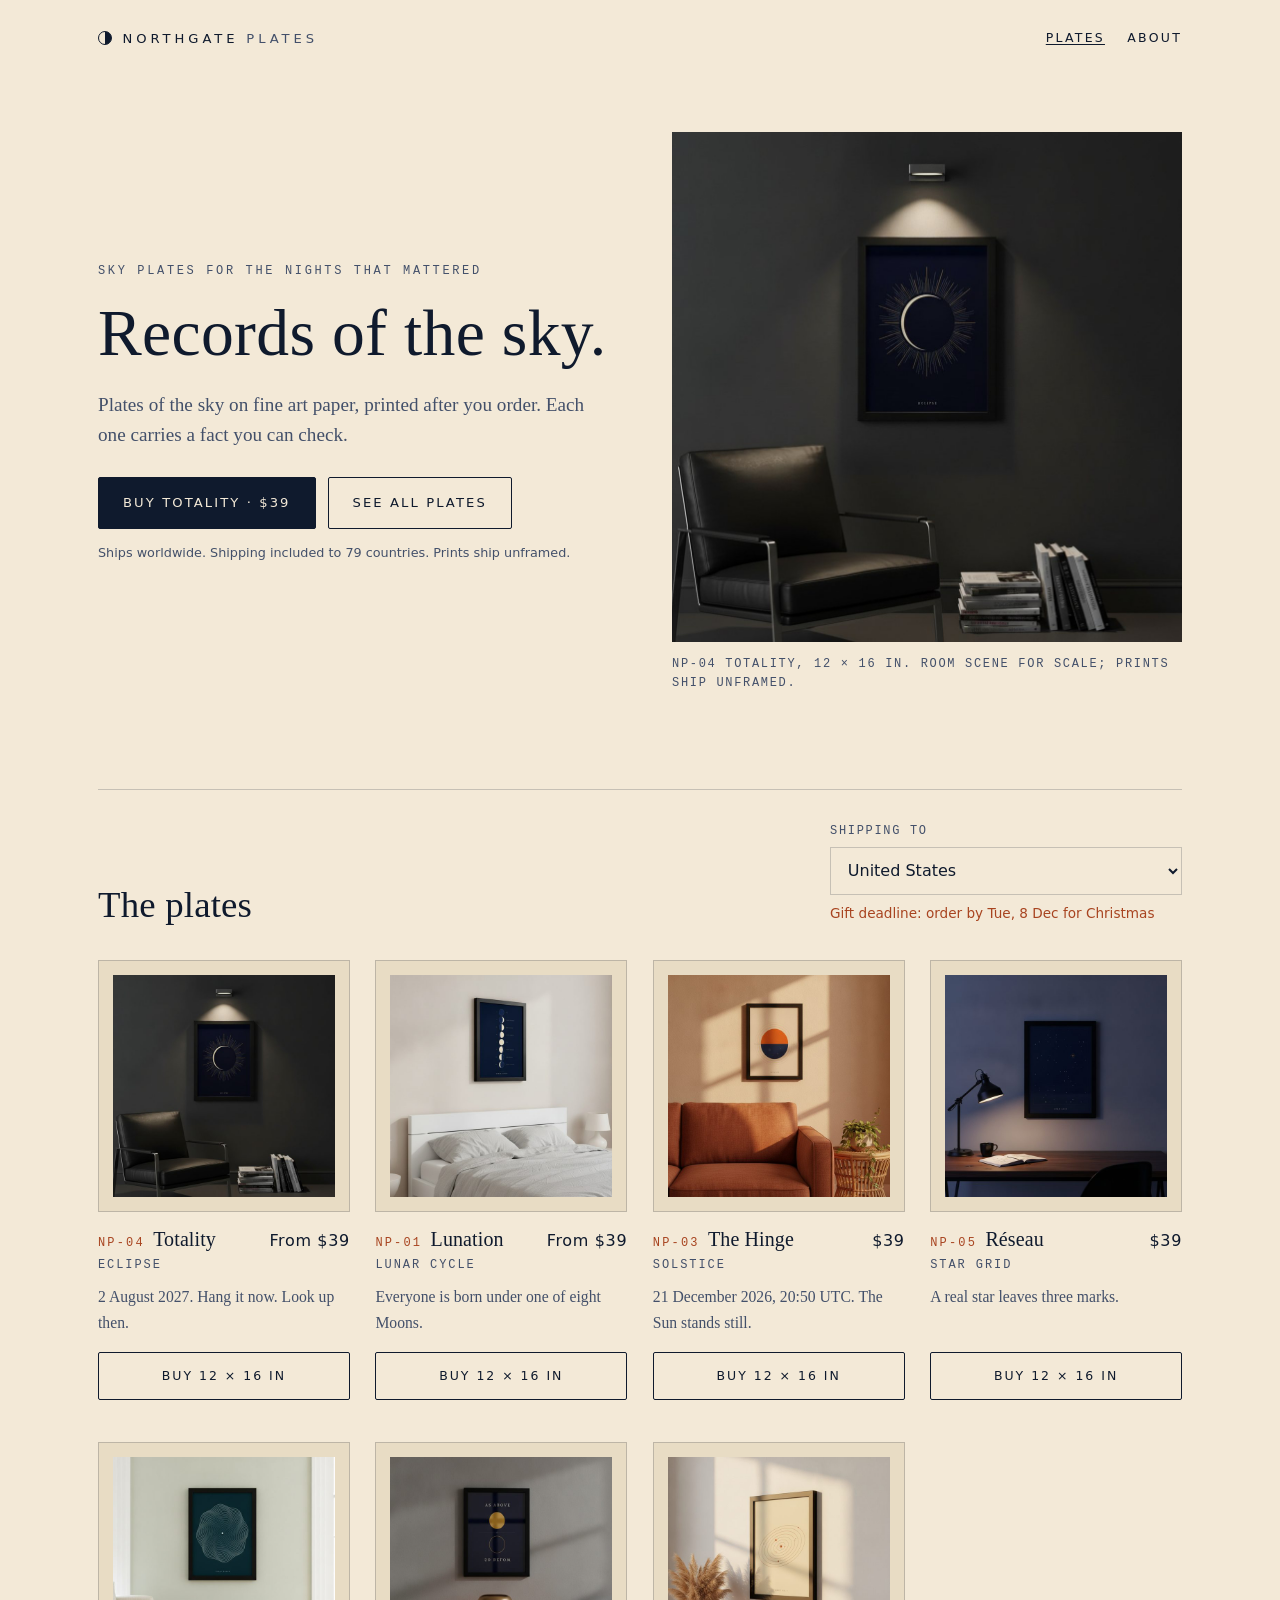
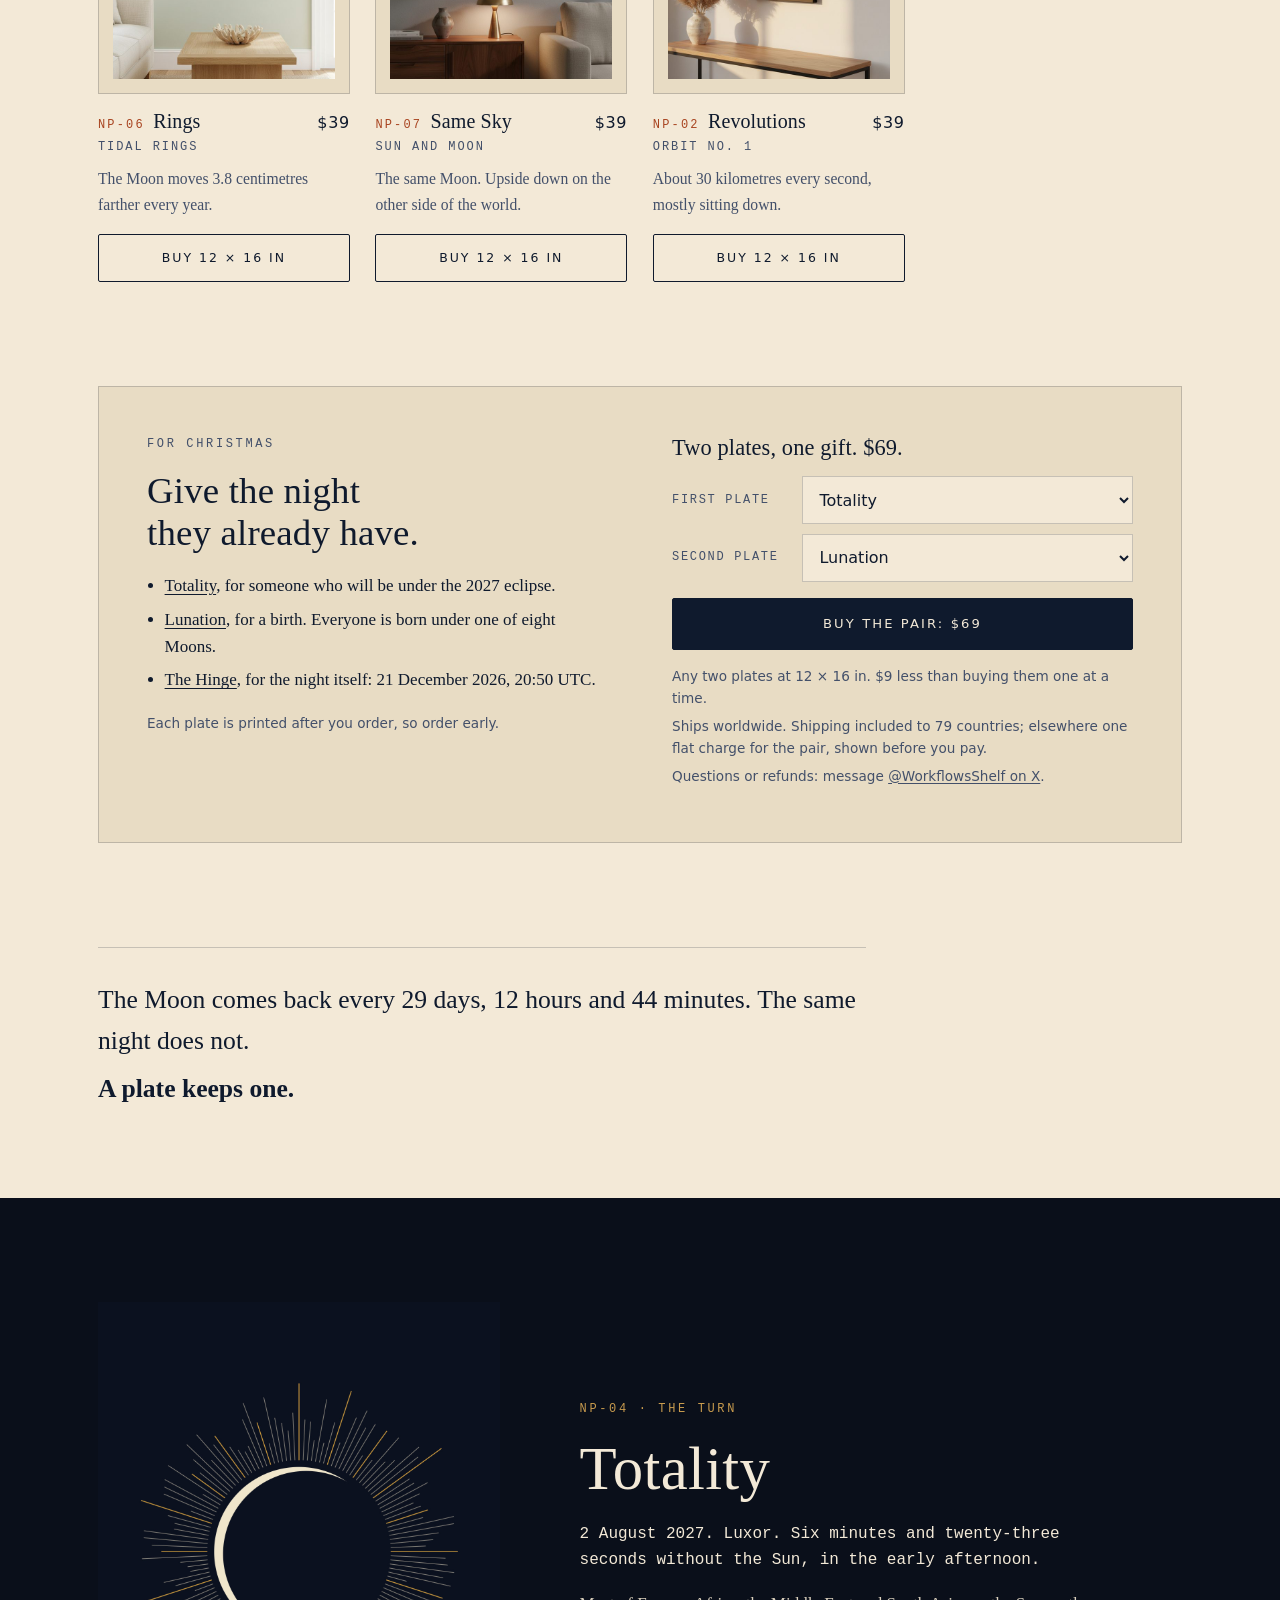
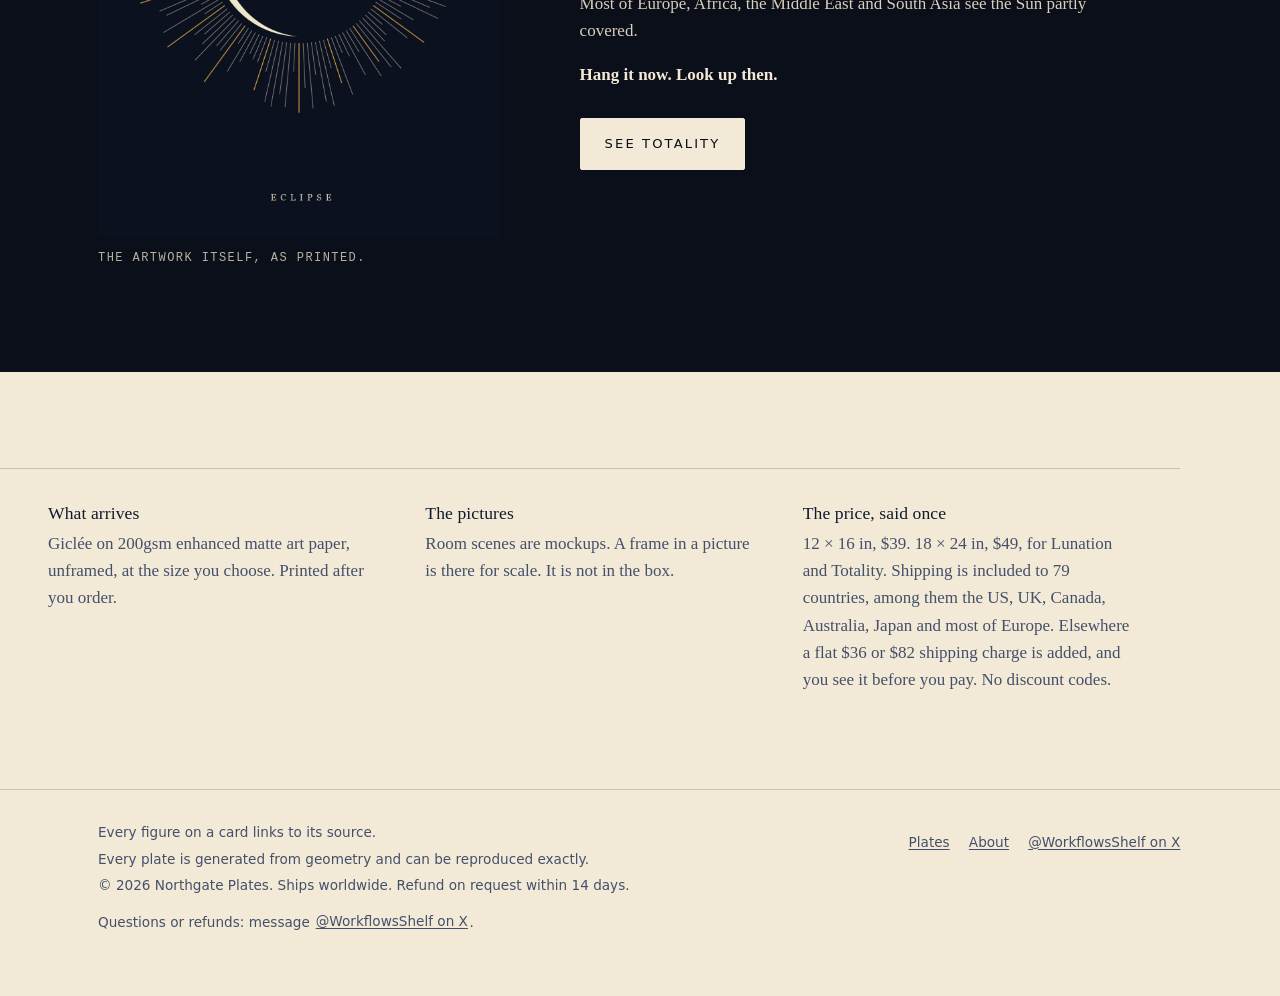
<file: index.html>
<!doctype html>
<html lang="en">
<head>
<meta charset="utf-8">
<meta name="viewport" content="width=device-width, initial-scale=1">
<title>Northgate Plates · Records of the sky.</title>
<meta name="description" content="Records of the sky for the nights that mattered. Each plate carries a fact you can check, with its source. Ships worldwide.">
<meta name="theme-color" content="#F3E9D7">
<link rel="canonical" href="https://ceo525.github.io/northgate-shop/"><meta property="og:title" content="Northgate Plates · Records of the sky."><meta property="og:description" content="Records of the sky for the nights that mattered. Each plate carries a fact you can check, with its source. Ships worldwide."><meta property="og:type" content="website"><meta property="og:image" content="https://ceo525.github.io/northgate-shop/art/og/og-home.jpg"><meta property="og:image:width" content="1200"><meta property="og:image:height" content="630"><meta property="og:image:alt" content="Northgate Plates: records of the sky, from $39, ships worldwide."><meta name="twitter:card" content="summary_large_image"><meta name="twitter:image" content="https://ceo525.github.io/northgate-shop/art/og/og-home.jpg"><meta name="twitter:image:alt" content="Northgate Plates: records of the sky, from $39, ships worldwide.">
<link rel="icon" href="favicon.svg" type="image/svg+xml">

<link rel="stylesheet" href="style.css?v=0793f91aeb">
<script type="application/ld+json">{"@context": "https://schema.org", "@graph": [{"@type": "Organization", "@id": "https://ceo525.github.io/northgate-shop/#org", "name": "Northgate Plates", "url": "https://ceo525.github.io/northgate-shop/", "logo": "https://ceo525.github.io/northgate-shop/favicon.svg", "sameAs": ["https://x.com/WorkflowsShelf"]}, {"@type": "WebSite", "@id": "https://ceo525.github.io/northgate-shop/#site", "name": "Northgate Plates", "url": "https://ceo525.github.io/northgate-shop/", "publisher": {"@id": "https://ceo525.github.io/northgate-shop/#org"}, "inLanguage": "en"}]}</script>
</head>
<body>
<a class="skip" href="#main">Skip to content</a>
<header class="site-head">
<div class="wrap head-in">
<a class="mark" href="index.html" aria-label="Northgate Plates, home">Northgate<span>Plates</span></a>
<nav class="nav" aria-label="Main"><a href="index.html#plates" aria-current="page">Plates</a><a href="about.html">About</a></nav>
</div>
</header>
<main id="main">
<section class="wrap hero" aria-labelledby="h">
<div class="hero-copy">
<p class="eyebrow">Sky plates for the nights that mattered</p>
<h1 id="h">Records of the sky.</h1>
<p class="lede">Plates of the sky on fine art paper, printed after you order. Each one carries a fact you can check.</p>
<div class="actions">
<a class="btn" data-offer="eclipse" data-buy href="https://buy.stripe.com/00w8wR1UydVUdiE1iH7wA03" data-z1="https://buy.stripe.com/00w8wR1UydVUdiE1iH7wA03" data-z2="https://buy.stripe.com/eVqaEZ6aO9FE6Ug9Pd7wA0h" data-z3="https://buy.stripe.com/8x228tgPsdVU92o5yX7wA0i" data-name="Totality, 12 × 16 in" data-price="39" aria-label="Buy this plate, Totality, 12 × 16 in, $39">Buy Totality &middot; $39</a>
<a class="btn ghost" href="#plates">See all plates</a>
</div>
<p class="assure">Ships worldwide. Shipping included to 79 countries. Prints ship unframed.</p>
</div>
<figure class="hero-art"><a href="eclipse.html" tabindex="-1" aria-hidden="true"><img src="art/plates/eclipse-1024.jpg" width="1024" height="1024" alt=""></a>
<figcaption>NP-04 Totality, 12 &times; 16 in. Room scene for scale; prints ship unframed.</figcaption></figure>
</section>
<section class="wrap" id="plates" aria-labelledby="ph">
<div class="section-head">
<h2 id="ph">The plates</h2>
<div class="shop-bar">
<div class="ship-to home-picker" hidden><label for="country">Shipping to</label><select id="country" data-z2ship="36" data-z3ship="82"><option value="">Choose your country</option></select><span class="ship-note" data-ship>Shipping included</span></div>
<p class="gift-line" data-gift hidden></p>
</div>
</div>
<ul class="grid">
<li class="card"><a class="plate" href="eclipse.html" tabindex="-1" aria-hidden="true"><img src="art/plates/eclipse-640.jpg" width="640" height="640" loading="lazy" alt=""></a><div class="meta"><h3><a href="eclipse.html"><span class="np">NP-04</span>Totality</a></h3><span class="price">From $39</span></div><p class="spec">Eclipse</p><p class="line">2 August 2027. Hang it now. Look up then.</p><a class="buy" data-buy href="https://buy.stripe.com/00w8wR1UydVUdiE1iH7wA03" data-z1="https://buy.stripe.com/00w8wR1UydVUdiE1iH7wA03" data-z2="https://buy.stripe.com/eVqaEZ6aO9FE6Ug9Pd7wA0h" data-z3="https://buy.stripe.com/8x228tgPsdVU92o5yX7wA0i" data-name="Totality, 12 × 16 in" data-price="39" aria-label="Buy Totality, 12 × 16 in, $39">Buy 12 &times; 16 in</a></li><li class="card"><a class="plate" href="lunar-cycle.html" tabindex="-1" aria-hidden="true"><img src="art/plates/lunar-cycle-640.jpg" width="640" height="640" loading="lazy" alt=""></a><div class="meta"><h3><a href="lunar-cycle.html"><span class="np">NP-01</span>Lunation</a></h3><span class="price">From $39</span></div><p class="spec">Lunar Cycle</p><p class="line">Everyone is born under one of eight Moons.</p><a class="buy" data-buy href="https://buy.stripe.com/fZu7sN6aO05492o9Pd7wA05" data-z1="https://buy.stripe.com/fZu7sN6aO05492o9Pd7wA05" data-z2="https://buy.stripe.com/8x2dRb7eS9FE4M8e5t7wA0l" data-z3="https://buy.stripe.com/eVq7sNdDg198emIbXl7wA0m" data-name="Lunation, 12 × 16 in" data-price="39" aria-label="Buy Lunation, 12 × 16 in, $39">Buy 12 &times; 16 in</a></li><li class="card"><a class="plate" href="solstice.html" tabindex="-1" aria-hidden="true"><img src="art/plates/solstice-640.jpg" width="640" height="640" loading="lazy" alt=""></a><div class="meta"><h3><a href="solstice.html"><span class="np">NP-03</span>The Hinge</a></h3><span class="price">$39</span></div><p class="spec">Solstice</p><p class="line">21 December 2026, 20:50 UTC. The Sun stands still.</p><a class="buy" data-buy href="https://buy.stripe.com/14A3cx0Qu3hgfqMf9x7wA08" data-z1="https://buy.stripe.com/14A3cx0Qu3hgfqMf9x7wA08" data-z2="https://buy.stripe.com/bJecN79n0054a6s2mL7wA0r" data-z3="https://buy.stripe.com/9B6fZjdDg6ts3I4f9x7wA0s" data-name="The Hinge, 12 × 16 in" data-price="39" aria-label="Buy The Hinge, 12 × 16 in, $39">Buy 12 &times; 16 in</a></li><li class="card"><a class="plate" href="star-grid.html" tabindex="-1" aria-hidden="true"><img src="art/plates/star-grid-640.jpg" width="640" height="640" loading="lazy" alt=""></a><div class="meta"><h3><a href="star-grid.html"><span class="np">NP-05</span>Réseau</a></h3><span class="price">$39</span></div><p class="spec">Star Grid</p><p class="line">A real star leaves three marks.</p><a class="buy" data-buy href="https://buy.stripe.com/9B63cxbv8bNMa6s4uT7wA09" data-z1="https://buy.stripe.com/9B63cxbv8bNMa6s4uT7wA09" data-z2="https://buy.stripe.com/7sY6oJ9n08BAemI8L97wA0t" data-z3="https://buy.stripe.com/fZu5kFeHkcRQdiEaTh7wA0u" data-name="Réseau, 12 × 16 in" data-price="39" aria-label="Buy Réseau, 12 × 16 in, $39">Buy 12 &times; 16 in</a></li><li class="card"><a class="plate" href="tidal-rings.html" tabindex="-1" aria-hidden="true"><img src="art/plates/tidal-rings-640.jpg" width="640" height="640" loading="lazy" alt=""></a><div class="meta"><h3><a href="tidal-rings.html"><span class="np">NP-06</span>Rings</a></h3><span class="price">$39</span></div><p class="spec">Tidal Rings</p><p class="line">The Moon moves 3.8 centimetres farther every year.</p><a class="buy" data-buy href="https://buy.stripe.com/cNiaEZar4eZYdiE1iH7wA0a" data-z1="https://buy.stripe.com/cNiaEZar4eZYdiE1iH7wA0a" data-z2="https://buy.stripe.com/cNifZj56KbNM4M82mL7wA0v" data-z3="https://buy.stripe.com/00w00ldDgdVU3I4d1p7wA0w" data-name="Rings, 12 × 16 in" data-price="39" aria-label="Buy Rings, 12 × 16 in, $39">Buy 12 &times; 16 in</a></li><li class="card"><a class="plate" href="as-above.html" tabindex="-1" aria-hidden="true"><img src="art/plates/as-above-640.jpg" width="640" height="640" loading="lazy" alt=""></a><div class="meta"><h3><a href="as-above.html"><span class="np">NP-07</span>Same Sky</a></h3><span class="price">$39</span></div><p class="spec">Sun and Moon</p><p class="line">The same Moon. Upside down on the other side of the world.</p><a class="buy" data-buy href="https://buy.stripe.com/dRm8wR56K8BA0vS2mL7wA02" data-z1="https://buy.stripe.com/dRm8wR56K8BA0vS2mL7wA02" data-z2="https://buy.stripe.com/eVqdRb7eS1983I40eD7wA0f" data-z3="https://buy.stripe.com/cNi7sN2YCdVU0vS2mL7wA0g" data-name="Same Sky, 12 × 16 in" data-price="39" aria-label="Buy Same Sky, 12 × 16 in, $39">Buy 12 &times; 16 in</a></li><li class="card"><a class="plate" href="orbit-no-1.html" tabindex="-1" aria-hidden="true"><img src="art/plates/orbit-no-1-640.jpg" width="640" height="640" loading="lazy" alt=""></a><div class="meta"><h3><a href="orbit-no-1.html"><span class="np">NP-02</span>Revolutions</a></h3><span class="price">$39</span></div><p class="spec">Orbit No. 1</p><p class="line">About 30 kilometres every second, mostly sitting down.</p><a class="buy" data-buy href="https://buy.stripe.com/5kQ6oJgPsg422E0aTh7wA07" data-z1="https://buy.stripe.com/5kQ6oJgPsg422E0aTh7wA07" data-z2="https://buy.stripe.com/bJe8wR7eS7xw4M8aTh7wA0p" data-z3="https://buy.stripe.com/cNieVf56K9FE3I4d1p7wA0q" data-name="Revolutions, 12 × 16 in" data-price="39" aria-label="Buy Revolutions, 12 × 16 in, $39">Buy 12 &times; 16 in</a></li>
</ul>
</section>
<section class="wrap" aria-labelledby="gh">
<div class="pair">
<div class="pair-copy">
<p class="eyebrow">For Christmas</p>
<h2 id="gh">Give the night they already have.</h2>
<ul class="ideas">
<li><a href="eclipse.html">Totality</a>, for someone who will be under the 2027 eclipse.</li>
<li><a href="lunar-cycle.html">Lunation</a>, for a birth. Everyone is born under one of eight Moons.</li>
<li><a href="solstice.html">The Hinge</a>, for the night itself: 21 December 2026, 20:50 UTC.</li>
</ul>
<p class="small">Each plate is printed after you order, so order early.</p>
</div>
<div class="pair-buy">
<h3>Two plates, one gift. $69.</h3><div class="pick"><label for="pair1">First plate</label><select id="pair1" data-pair-pick><option value="eclipse" selected>Totality</option><option value="lunar-cycle">Lunation</option><option value="solstice">The Hinge</option><option value="star-grid">Réseau</option><option value="tidal-rings">Rings</option><option value="as-above">Same Sky</option><option value="orbit-no-1">Revolutions</option></select></div><div class="pick"><label for="pair2">Second plate</label><select id="pair2" data-pair-pick><option value="eclipse">Totality</option><option value="lunar-cycle" selected>Lunation</option><option value="solstice">The Hinge</option><option value="star-grid">Réseau</option><option value="tidal-rings">Rings</option><option value="as-above">Same Sky</option><option value="orbit-no-1">Revolutions</option></select></div><a class="btn block" data-pair data-offer="pair" data-buy href="https://buy.stripe.com/8x214pbv8eZYceA3qP7wA0E" data-z1="https://buy.stripe.com/8x214pbv8eZYceA3qP7wA0E" data-z2="https://buy.stripe.com/5kQcN7dDgg421zW4uT7wA0F" data-z3="https://buy.stripe.com/eVqcN76aO6ts2E01iH7wA0G" data-name="Any two plates, 12 × 16 in" data-price="69" aria-label="Buy the pair, any two plates, 12 × 16 in, $69">Buy the pair: $69</a><p class="small">Any two plates at 12 &times; 16 in. $9 less than buying them one at a time.</p><p class="small">Ships worldwide. Shipping included to 79 countries; elsewhere one flat charge for the pair, shown before you pay.</p><p class="small">Questions or refunds: message <a href="https://x.com/WorkflowsShelf" rel="noopener">@WorkflowsShelf on X</a>.</p>
</div>
</div>
</section>
<section class="wrap reason" aria-label="Why a plate">
<p>The Moon comes back every 29 days, 12 hours and 44 minutes. The same night does not.</p>
<p class="strong">A plate keeps one.</p>
</section>
<section class="flagship" aria-labelledby="fh">
<div class="wrap flagship-in">
<div class="flag-art"><img src="art/web/eclipse-1200.jpg" width="1200" height="1600" loading="lazy" alt="A dark disc covering a cream disc with a thin crescent of light, ringed by radiating corona lines."><p class="cap">The artwork itself, as printed.</p></div>
<div class="flag-copy">
<p class="eyebrow">NP-04 &middot; The Turn</p>
<h2 id="fh">Totality</h2>
<p class="log">2 August 2027. Luxor. Six minutes and twenty-three seconds without the Sun, in the early afternoon.</p>
<p>Most of Europe, Africa, the Middle East and South Asia see the Sun partly covered.</p>
<p class="strong">Hang it now. Look up then.</p>
<a class="btn light" href="eclipse.html">See Totality</a>
</div>
</div>
</section>
<section class="wrap facts" aria-label="What you get">
<div><h3>What arrives</h3><p>Giclée on 200gsm enhanced matte art paper, unframed, at the size you choose. Printed after you order.</p></div>
<div><h3>The pictures</h3><p>Room scenes are mockups. A frame in a picture is there for scale. It is not in the box.</p></div>
<div><h3>The price, said once</h3><p>12 &times; 16 in, $39. 18 &times; 24 in, $49, for Lunation and Totality. Shipping is included to 79 countries, among them the US, UK, Canada, Australia, Japan and most of Europe. Elsewhere a flat $36 or $82 shipping charge is added, and you see it before you pay. No discount codes.</p></div>
</section>
</main>
<footer class="site-foot">
<div class="wrap foot-in">
<div>
<p>Every figure on a card links to its source.</p>
<p>Every plate is generated from geometry and can be reproduced exactly.</p>
<p>&copy; 2026 Northgate Plates. Ships worldwide. Refund on request within 14 days.</p>
<p class="contact">Questions or refunds: message <a href="https://x.com/WorkflowsShelf" rel="noopener">@WorkflowsShelf on X</a>.</p>
</div>
<nav aria-label="Footer"><a href="index.html#plates">Plates</a><a href="about.html">About</a><a href="https://x.com/WorkflowsShelf" rel="noopener">@WorkflowsShelf on X</a></nav>
</div>
</footer>
<script src="site.js?v=5b7a52e599" defer></script>
<script src="counter.js" data-site="ng" data-page="home"></script>
</body>
</html>
</file>
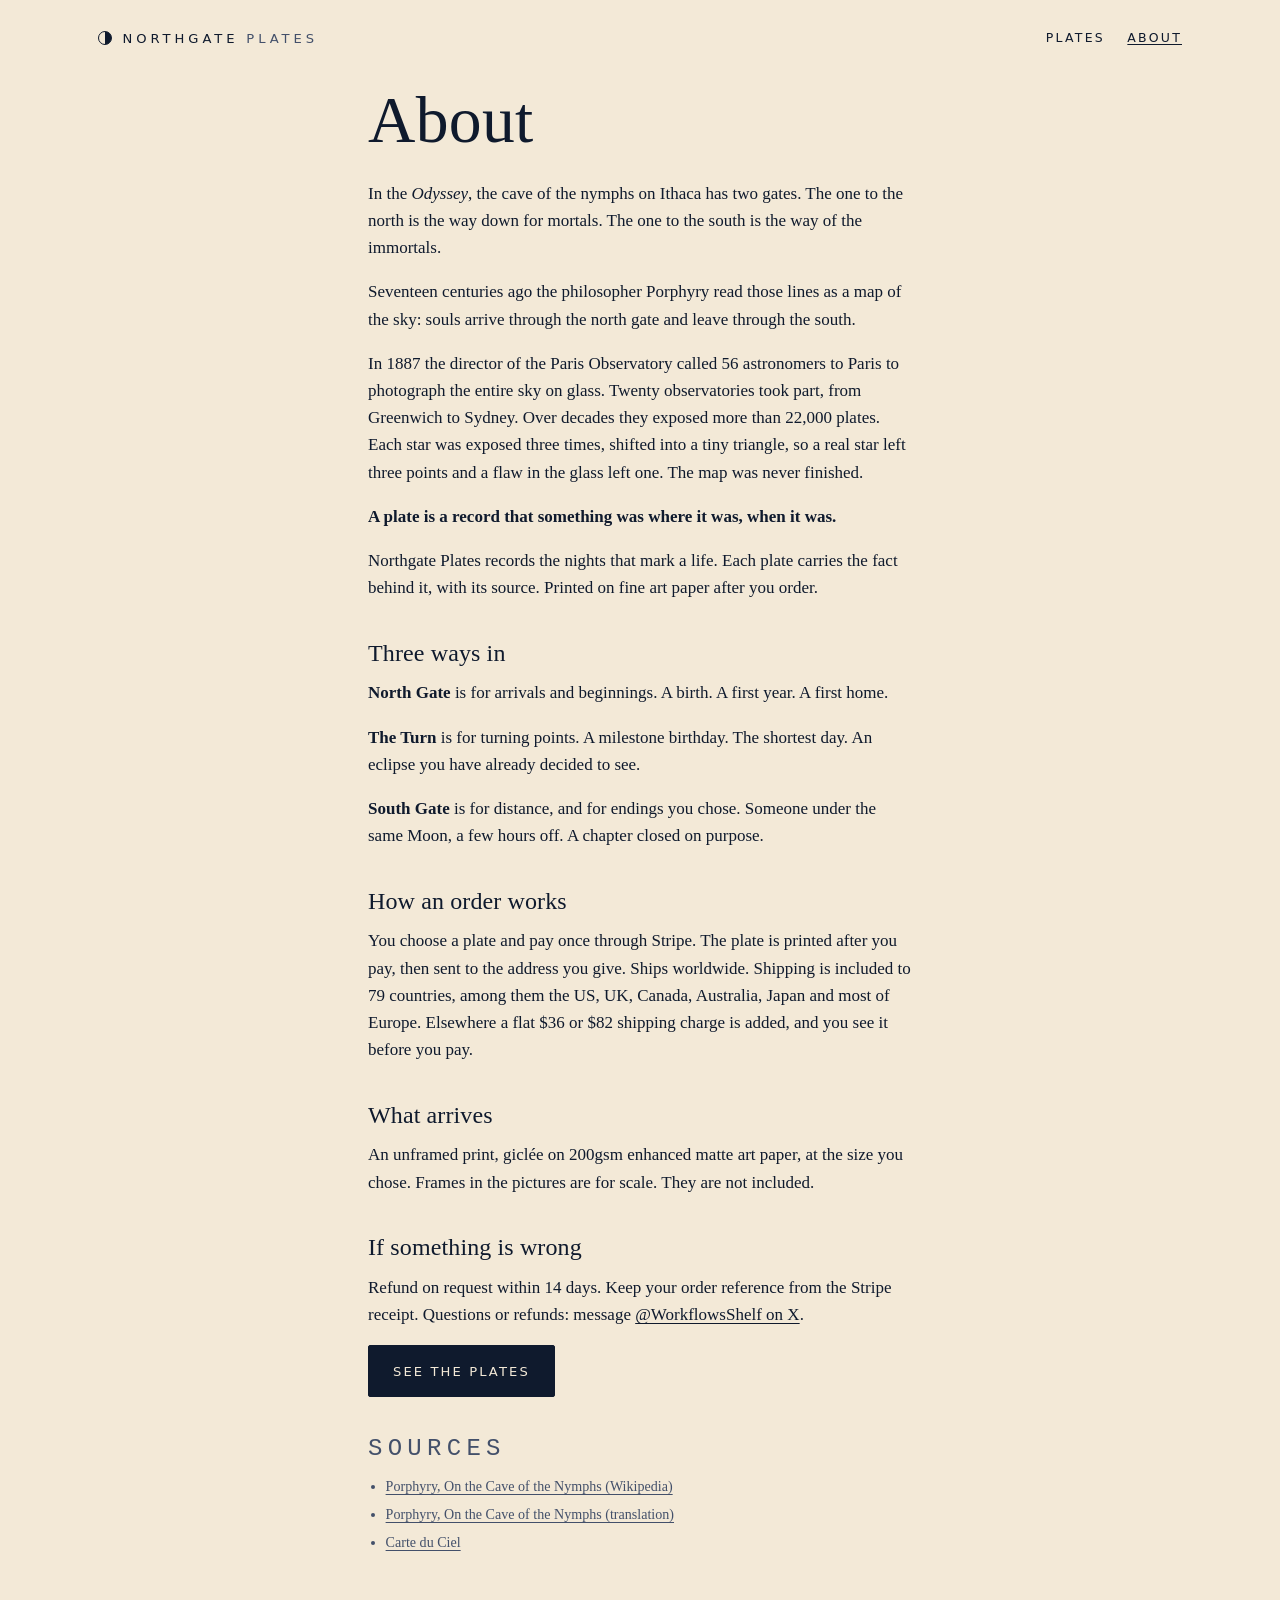
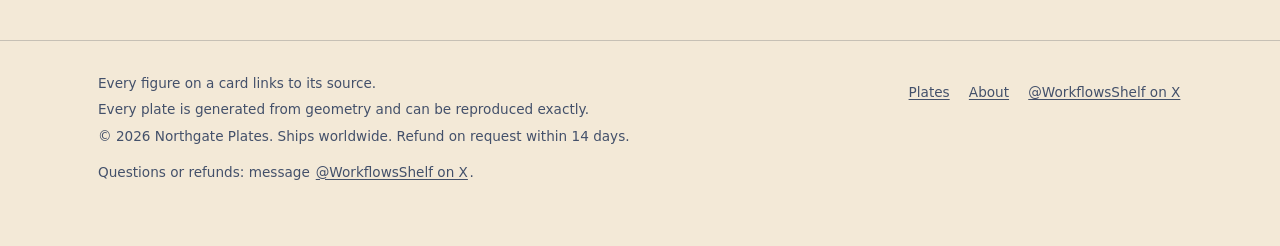
<file: about.html>
<!doctype html>
<html lang="en">
<head>
<meta charset="utf-8">
<meta name="viewport" content="width=device-width, initial-scale=1">
<title>About | Northgate Plates</title>
<meta name="description" content="Records of the sky for the nights that mark a life. Each plate carries the fact behind it, with its source. Ships worldwide.">
<meta name="theme-color" content="#F3E9D7">
<link rel="canonical" href="https://ceo525.github.io/northgate-shop/about.html"><meta property="og:title" content="About | Northgate Plates"><meta property="og:description" content="Records of the sky for the nights that mark a life. Each plate carries the fact behind it, with its source. Ships worldwide."><meta property="og:type" content="website"><meta property="og:image" content="https://ceo525.github.io/northgate-shop/art/og/og-home.jpg"><meta property="og:image:width" content="1200"><meta property="og:image:height" content="630"><meta property="og:image:alt" content="Northgate Plates: records of the sky, from $39, ships worldwide."><meta name="twitter:card" content="summary_large_image"><meta name="twitter:image" content="https://ceo525.github.io/northgate-shop/art/og/og-home.jpg"><meta name="twitter:image:alt" content="Northgate Plates: records of the sky, from $39, ships worldwide.">
<link rel="icon" href="favicon.svg" type="image/svg+xml">

<link rel="stylesheet" href="style.css?v=0793f91aeb">

</head>
<body>
<a class="skip" href="#main">Skip to content</a>
<header class="site-head">
<div class="wrap head-in">
<a class="mark" href="index.html" aria-label="Northgate Plates, home">Northgate<span>Plates</span></a>
<nav class="nav" aria-label="Main"><a href="index.html#plates">Plates</a><a href="about.html" aria-current="page">About</a></nav>
</div>
</header>
<main id="main">
<div class="wrap prose">
<h1>About</h1>
<p>In the <em>Odyssey</em>, the cave of the nymphs on Ithaca has two gates. The one to the north is the way down for mortals. The one to the south is the way of the immortals.</p>
<p>Seventeen centuries ago the philosopher Porphyry read those lines as a map of the sky: souls arrive through the north gate and leave through the south.</p>
<p>In 1887 the director of the Paris Observatory called 56 astronomers to Paris to photograph the entire sky on glass. Twenty observatories took part, from Greenwich to Sydney. Over decades they exposed more than 22,000 plates. Each star was exposed three times, shifted into a tiny triangle, so a real star left three points and a flaw in the glass left one. The map was never finished.</p>
<p class="strong">A plate is a record that something was where it was, when it was.</p>
<p>Northgate Plates records the nights that mark a life. Each plate carries the fact behind it, with its source. Printed on fine art paper after you order.</p>
<h2>Three ways in</h2>
<p><strong>North Gate</strong> is for arrivals and beginnings. A birth. A first year. A first home.</p>
<p><strong>The Turn</strong> is for turning points. A milestone birthday. The shortest day. An eclipse you have already decided to see.</p>
<p><strong>South Gate</strong> is for distance, and for endings you chose. Someone under the same Moon, a few hours off. A chapter closed on purpose.</p>
<h2>How an order works</h2>
<p>You choose a plate and pay once through Stripe. The plate is printed after you pay, then sent to the address you give. Ships worldwide. Shipping is included to 79 countries, among them the US, UK, Canada, Australia, Japan and most of Europe. Elsewhere a flat $36 or $82 shipping charge is added, and you see it before you pay.</p>
<h2>What arrives</h2>
<p>An unframed print, giclée on 200gsm enhanced matte art paper, at the size you chose. Frames in the pictures are for scale. They are not included.</p>
<h2>If something is wrong</h2>
<p>Refund on request within 14 days. Keep your order reference from the Stripe receipt. Questions or refunds: message <a href="https://x.com/WorkflowsShelf" rel="noopener">@WorkflowsShelf on X</a>.</p>
<p><a class="btn" href="index.html#plates">See the plates</a></p>
<section class="sources" aria-labelledby="sh"><h2 id="sh">Sources</h2><ul>
<li><a href="https://en.wikipedia.org/wiki/On_the_Cave_of_the_Nymphs_in_the_Odyssey" rel="noopener">Porphyry, On the Cave of the Nymphs (Wikipedia)</a></li>
<li><a href="https://www.tertullian.org/fathers/porphyry_cave_of_nymphs_02_translation.htm" rel="noopener">Porphyry, On the Cave of the Nymphs (translation)</a></li>
<li><a href="https://en.wikipedia.org/wiki/Carte_du_Ciel" rel="noopener">Carte du Ciel</a></li>
</ul></section>
</div>
</main>
<footer class="site-foot">
<div class="wrap foot-in">
<div>
<p>Every figure on a card links to its source.</p>
<p>Every plate is generated from geometry and can be reproduced exactly.</p>
<p>&copy; 2026 Northgate Plates. Ships worldwide. Refund on request within 14 days.</p>
<p class="contact">Questions or refunds: message <a href="https://x.com/WorkflowsShelf" rel="noopener">@WorkflowsShelf on X</a>.</p>
</div>
<nav aria-label="Footer"><a href="index.html#plates">Plates</a><a href="about.html">About</a><a href="https://x.com/WorkflowsShelf" rel="noopener">@WorkflowsShelf on X</a></nav>
</div>
</footer>
<script src="site.js?v=5b7a52e599" defer></script>
<script src="counter.js" data-site="ng" data-page="about"></script>
</body>
</html>
</file>
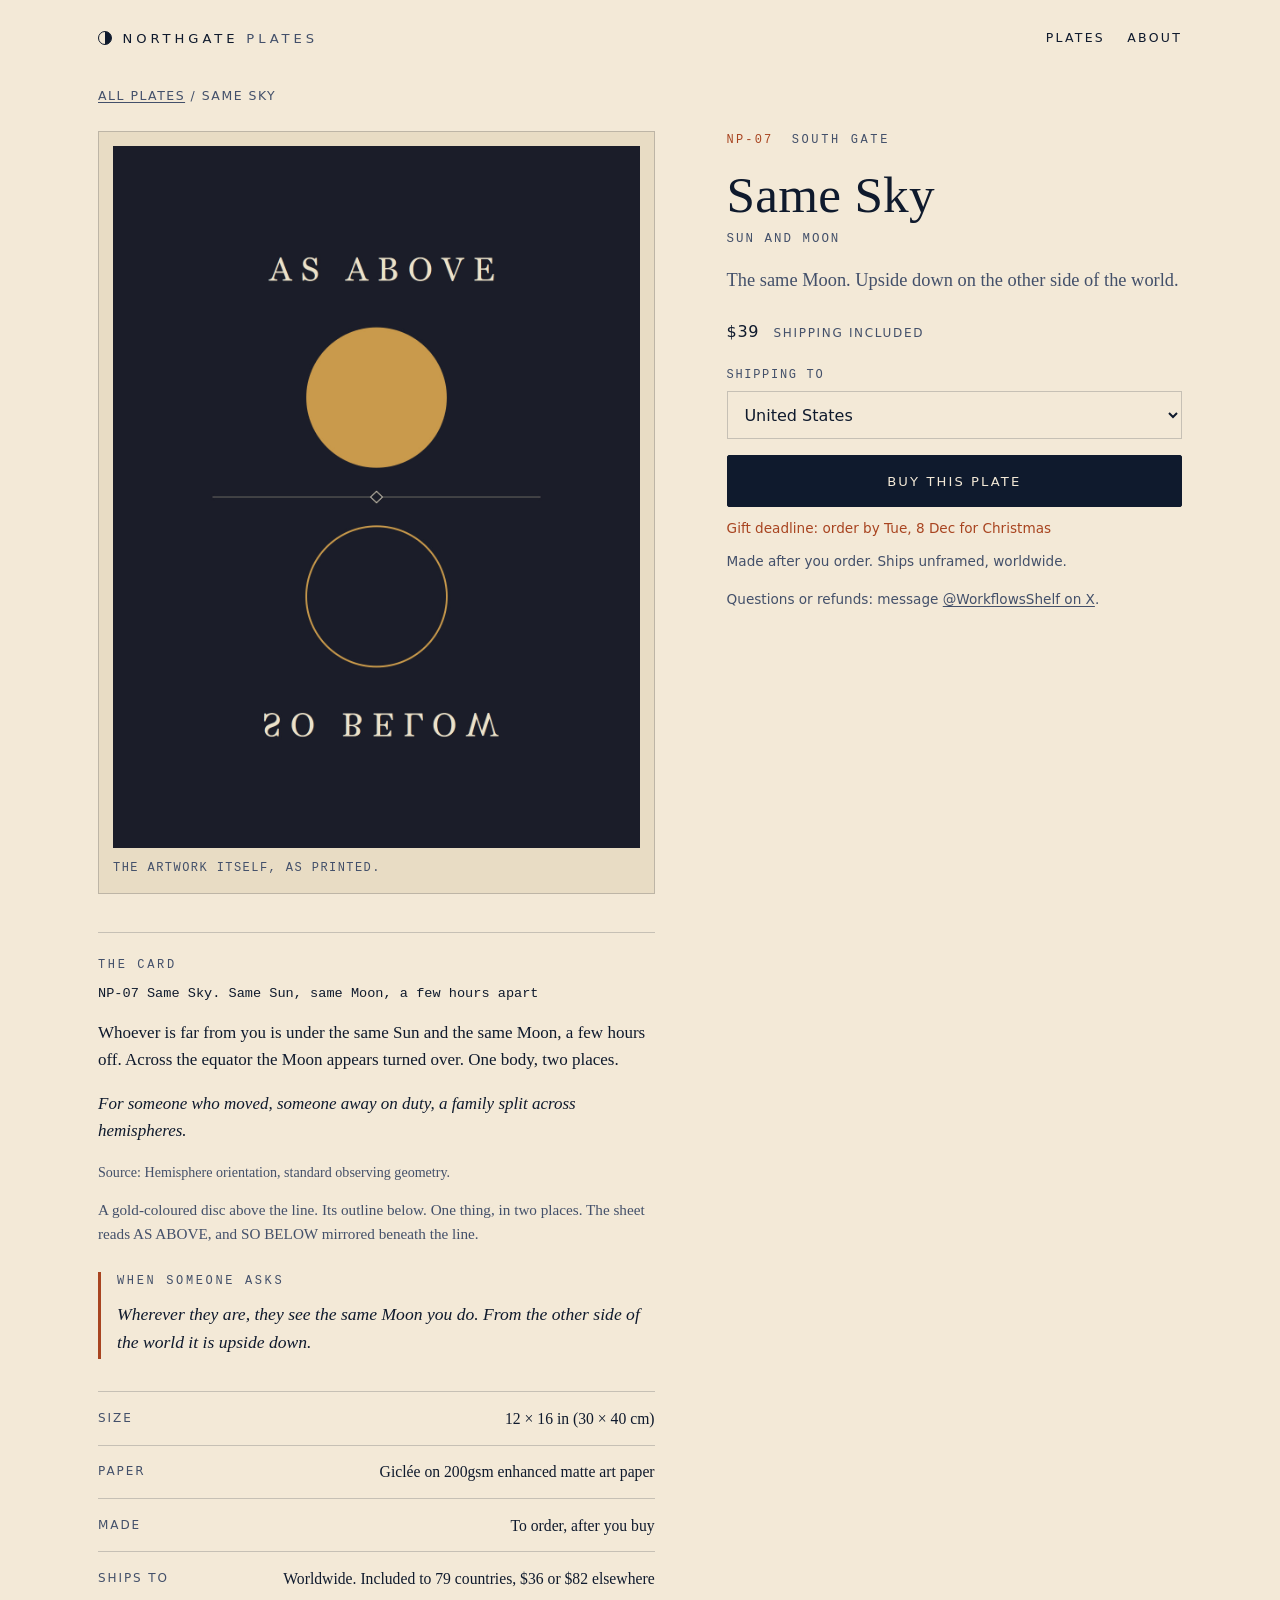
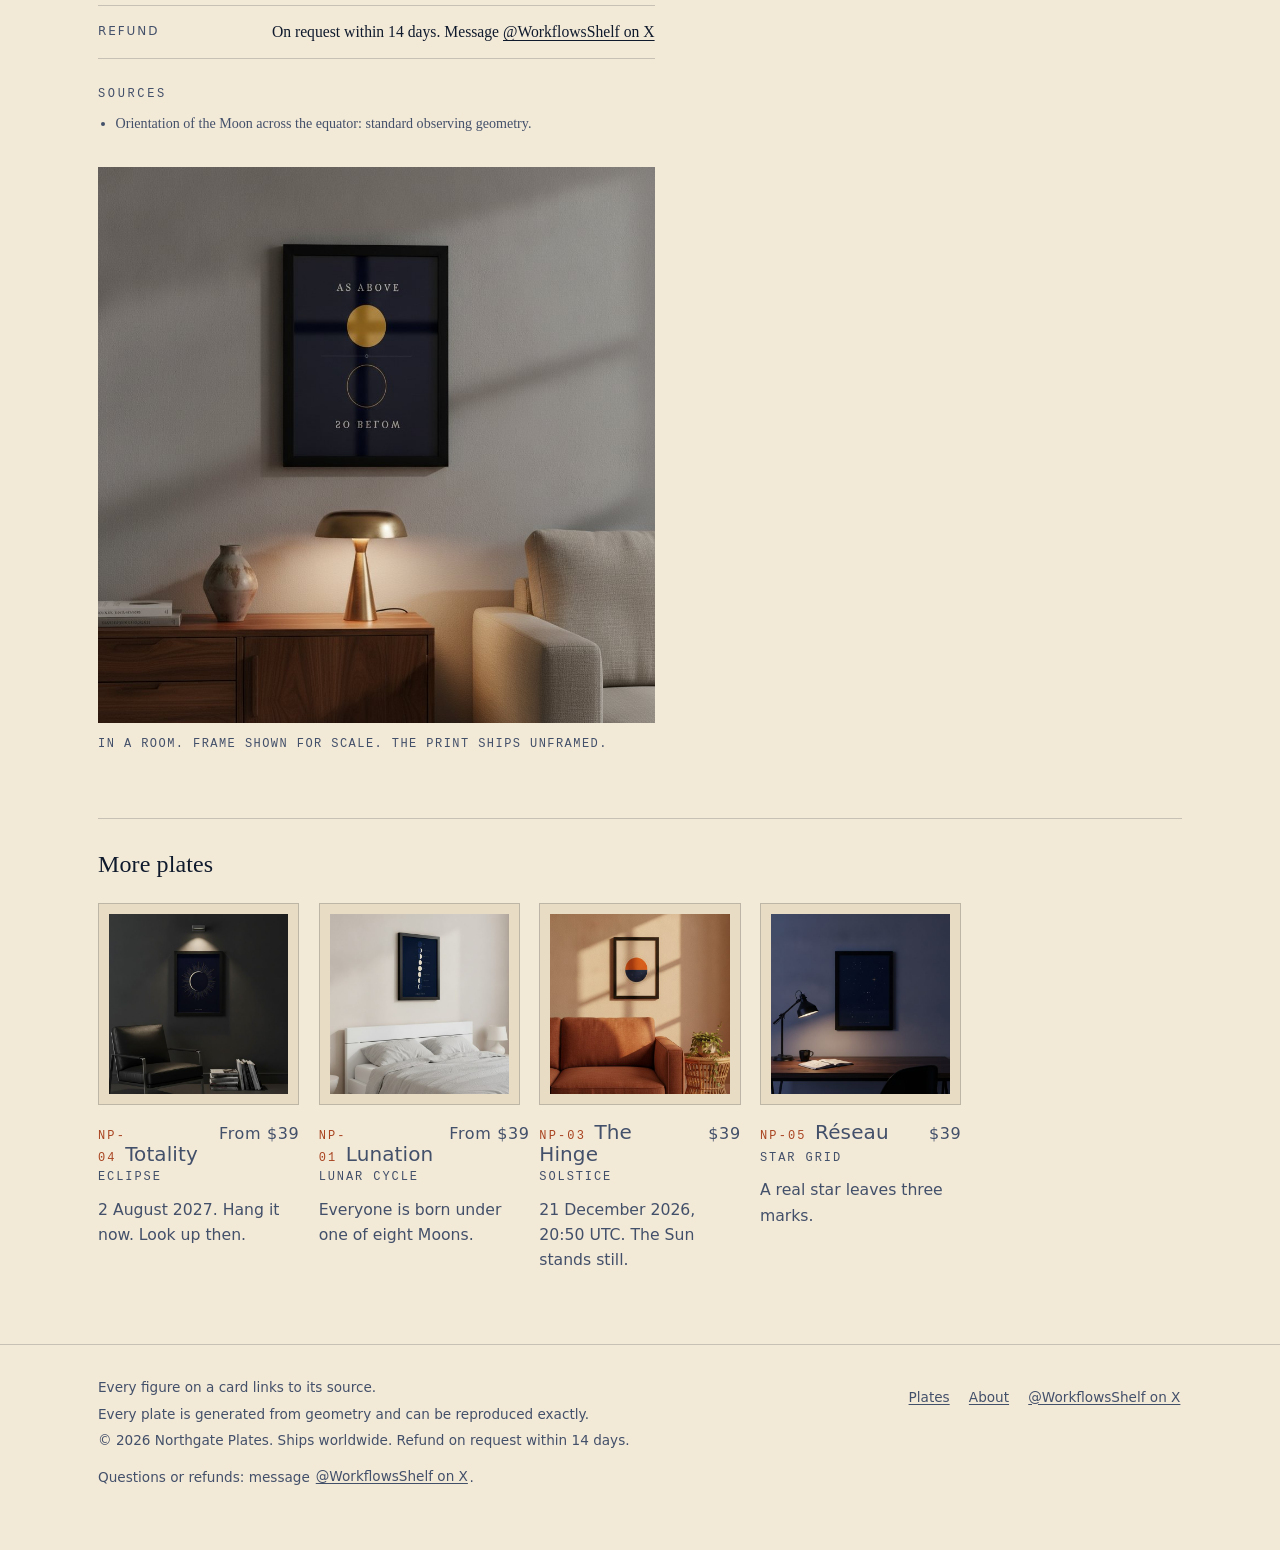
<file: as-above.html>
<!doctype html>
<html lang="en">
<head>
<meta charset="utf-8">
<meta name="viewport" content="width=device-width, initial-scale=1">
<title>Same Sky (Sun and Moon), 12 × 16 in | Northgate Plates</title>
<meta name="description" content="Whoever is far from you is under the same Sun and the same Moon, a few hours off.">
<meta name="theme-color" content="#F3E9D7">
<link rel="canonical" href="https://ceo525.github.io/northgate-shop/as-above.html"><meta property="og:title" content="Same Sky (Sun and Moon), 12 × 16 in | Northgate Plates"><meta property="og:description" content="Whoever is far from you is under the same Sun and the same Moon, a few hours off."><meta property="og:type" content="website"><meta property="og:image" content="https://ceo525.github.io/northgate-shop/art/og/og-as-above.jpg"><meta property="og:image:width" content="1200"><meta property="og:image:height" content="630"><meta property="og:image:alt" content="NP-07 Same Sky: The same Moon. Upside down on the other side of the world. $39, ships worldwide."><meta name="twitter:card" content="summary_large_image"><meta name="twitter:image" content="https://ceo525.github.io/northgate-shop/art/og/og-as-above.jpg"><meta name="twitter:image:alt" content="NP-07 Same Sky: The same Moon. Upside down on the other side of the world. $39, ships worldwide.">
<link rel="icon" href="favicon.svg" type="image/svg+xml">

<link rel="stylesheet" href="style.css?v=0793f91aeb">
<script type="application/ld+json">{"@context": "https://schema.org", "@type": "Product", "name": "Same Sky (Sun and Moon), 12 × 16 in", "description": "The same Moon. Upside down on the other side of the world.", "image": "https://ceo525.github.io/northgate-shop/art/web/as-above-1200.jpg", "brand": {"@type": "Brand", "name": "Northgate Plates"}, "offers": {"@type": "Offer", "price": "39", "priceCurrency": "USD", "availability": "https://schema.org/InStock", "url": "https://ceo525.github.io/northgate-shop/as-above.html", "shippingDetails": {"@type": "OfferShippingDetails", "shippingRate": {"@type": "MonetaryAmount", "value": "0", "currency": "USD"}, "shippingDestination": [{"@type": "DefinedRegion", "addressCountry": "AD"}, {"@type": "DefinedRegion", "addressCountry": "AE"}, {"@type": "DefinedRegion", "addressCountry": "AL"}, {"@type": "DefinedRegion", "addressCountry": "AM"}, {"@type": "DefinedRegion", "addressCountry": "AT"}, {"@type": "DefinedRegion", "addressCountry": "AU"}, {"@type": "DefinedRegion", "addressCountry": "AX"}, {"@type": "DefinedRegion", "addressCountry": "BA"}, {"@type": "DefinedRegion", "addressCountry": "BE"}, {"@type": "DefinedRegion", "addressCountry": "BG"}, {"@type": "DefinedRegion", "addressCountry": "BY"}, {"@type": "DefinedRegion", "addressCountry": "CA"}, {"@type": "DefinedRegion", "addressCountry": "CH"}, {"@type": "DefinedRegion", "addressCountry": "CN"}, {"@type": "DefinedRegion", "addressCountry": "CY"}, {"@type": "DefinedRegion", "addressCountry": "CZ"}, {"@type": "DefinedRegion", "addressCountry": "DE"}, {"@type": "DefinedRegion", "addressCountry": "DK"}, {"@type": "DefinedRegion", "addressCountry": "EE"}, {"@type": "DefinedRegion", "addressCountry": "ES"}, {"@type": "DefinedRegion", "addressCountry": "FI"}, {"@type": "DefinedRegion", "addressCountry": "FO"}, {"@type": "DefinedRegion", "addressCountry": "FR"}, {"@type": "DefinedRegion", "addressCountry": "GB"}, {"@type": "DefinedRegion", "addressCountry": "GE"}, {"@type": "DefinedRegion", "addressCountry": "GG"}, {"@type": "DefinedRegion", "addressCountry": "GI"}, {"@type": "DefinedRegion", "addressCountry": "GL"}, {"@type": "DefinedRegion", "addressCountry": "GR"}, {"@type": "DefinedRegion", "addressCountry": "HK"}, {"@type": "DefinedRegion", "addressCountry": "HR"}, {"@type": "DefinedRegion", "addressCountry": "HU"}, {"@type": "DefinedRegion", "addressCountry": "ID"}, {"@type": "DefinedRegion", "addressCountry": "IE"}, {"@type": "DefinedRegion", "addressCountry": "IM"}, {"@type": "DefinedRegion", "addressCountry": "IN"}, {"@type": "DefinedRegion", "addressCountry": "IQ"}, {"@type": "DefinedRegion", "addressCountry": "IS"}, {"@type": "DefinedRegion", "addressCountry": "IT"}, {"@type": "DefinedRegion", "addressCountry": "JE"}, {"@type": "DefinedRegion", "addressCountry": "JP"}, {"@type": "DefinedRegion", "addressCountry": "KR"}, {"@type": "DefinedRegion", "addressCountry": "LI"}, {"@type": "DefinedRegion", "addressCountry": "LT"}, {"@type": "DefinedRegion", "addressCountry": "LU"}, {"@type": "DefinedRegion", "addressCountry": "LV"}, {"@type": "DefinedRegion", "addressCountry": "MC"}, {"@type": "DefinedRegion", "addressCountry": "MD"}, {"@type": "DefinedRegion", "addressCountry": "ME"}, {"@type": "DefinedRegion", "addressCountry": "MK"}, {"@type": "DefinedRegion", "addressCountry": "MT"}, {"@type": "DefinedRegion", "addressCountry": "MV"}, {"@type": "DefinedRegion", "addressCountry": "MY"}, {"@type": "DefinedRegion", "addressCountry": "NL"}, {"@type": "DefinedRegion", "addressCountry": "NO"}, {"@type": "DefinedRegion", "addressCountry": "NZ"}, {"@type": "DefinedRegion", "addressCountry": "PH"}, {"@type": "DefinedRegion", "addressCountry": "PL"}, {"@type": "DefinedRegion", "addressCountry": "PT"}, {"@type": "DefinedRegion", "addressCountry": "RO"}, {"@type": "DefinedRegion", "addressCountry": "RS"}, {"@type": "DefinedRegion", "addressCountry": "SA"}, {"@type": "DefinedRegion", "addressCountry": "SE"}, {"@type": "DefinedRegion", "addressCountry": "SG"}, {"@type": "DefinedRegion", "addressCountry": "SI"}, {"@type": "DefinedRegion", "addressCountry": "SK"}, {"@type": "DefinedRegion", "addressCountry": "SM"}, {"@type": "DefinedRegion", "addressCountry": "TH"}, {"@type": "DefinedRegion", "addressCountry": "TR"}, {"@type": "DefinedRegion", "addressCountry": "TW"}, {"@type": "DefinedRegion", "addressCountry": "UA"}, {"@type": "DefinedRegion", "addressCountry": "US"}, {"@type": "DefinedRegion", "addressCountry": "VA"}, {"@type": "DefinedRegion", "addressCountry": "VN"}, {"@type": "DefinedRegion", "addressCountry": "XK"}, {"@type": "DefinedRegion", "addressCountry": "YT"}, {"@type": "DefinedRegion", "addressCountry": "ZA"}, {"@type": "DefinedRegion", "addressCountry": "ZM"}, {"@type": "DefinedRegion", "addressCountry": "ZW"}]}}}</script>
</head>
<body>
<a class="skip" href="#main">Skip to content</a>
<header class="site-head">
<div class="wrap head-in">
<a class="mark" href="index.html" aria-label="Northgate Plates, home">Northgate<span>Plates</span></a>
<nav class="nav" aria-label="Main"><a href="index.html#plates">Plates</a><a href="about.html">About</a></nav>
</div>
</header>
<main id="main">
<div class="wrap">
<p class="crumbs"><a href="index.html#plates">All plates</a> / Same Sky</p>
<article class="product" aria-labelledby="h">
<figure class="plate-art" style="--ground:#1B1D29"><img src="art/web/as-above-1200.jpg" width="1200" height="1600" alt="A gold disc above a horizon line and a hollow gold ring below it, lettered AS ABOVE and SO BELOW, on a dark ground."><figcaption>The artwork itself, as printed.</figcaption></figure>
<div class="info">
<p class="cat"><span class="np">NP-07</span> South Gate</p>
<h1 id="h">Same Sky</h1>
<p class="subtitle">Sun and Moon</p>
<p class="lede">The same Moon. Upside down on the other side of the world.</p>
<p class="price-line"><span class="price">$39</span> <small data-ship>Shipping included</small></p>

<div class="ship-to" hidden><label for="country">Shipping to</label><select id="country" data-z2ship="36" data-z3ship="82"><option value="">Choose your country</option></select><span class="ship-note" data-ship>Shipping included</span></div>
<a class="btn block" data-buy href="https://buy.stripe.com/dRm8wR56K8BA0vS2mL7wA02" data-z1="https://buy.stripe.com/dRm8wR56K8BA0vS2mL7wA02" data-z2="https://buy.stripe.com/eVqdRb7eS1983I40eD7wA0f" data-z3="https://buy.stripe.com/cNi7sN2YCdVU0vS2mL7wA0g" data-name="Same Sky" data-price="39" aria-label="Buy this plate, Same Sky, $39">Buy this plate</a>
<p class="small-print" data-gift hidden></p>
<p class="small-print">Made after you order. Ships unframed, worldwide.</p>
<p class="other-regions">Shipping is included to 79 countries, among them the US, UK, Canada, Australia, Japan and most of Europe. Shipping somewhere else? <a href="https://buy.stripe.com/eVqdRb7eS1983I40eD7wA0f">Order with $36 shipping</a> or <a href="https://buy.stripe.com/cNi7sN2YCdVU0vS2mL7wA0g">with $82 shipping</a>. Checkout lists the countries each one covers.</p>
<p class="contact">Questions or refunds: message <a href="https://x.com/WorkflowsShelf" rel="noopener">@WorkflowsShelf on X</a>.</p>
</div>
<div class="detail">
<section class="logcard" aria-labelledby="ch">
<h2 id="ch">The card</h2>
<p class="obs">NP-07 Same Sky. Same Sun, same Moon, a few hours apart</p>
<p>Whoever is far from you is under the same Sun and the same Moon, a few hours off. Across the equator the Moon appears turned over. One body, two places.</p>
<p class="coda">For someone who moved, someone away on duty, a family split across hemispheres.</p>
<p class="src">Source: Hemisphere orientation, standard observing geometry.</p>
</section>
<p class="sheet">A gold-coloured disc above the line. Its outline below. One thing, in two places. The sheet reads AS ABOVE, and SO BELOW mirrored beneath the line.</p>
<section class="retell" aria-labelledby="rh"><h2 id="rh">When someone asks</h2><p>Wherever they are, they see the same Moon you do. From the other side of the world it is upside down.</p></section>
<dl class="details">
<div><dt>Size</dt><dd>12 × 16 in (30 × 40 cm)</dd></div>
<div><dt>Paper</dt><dd>Giclée on 200gsm enhanced matte art paper</dd></div>
<div><dt>Made</dt><dd>To order, after you buy</dd></div>
<div><dt>Ships to</dt><dd>Worldwide. Included to 79 countries, $36 or $82 elsewhere</dd></div>
<div><dt>Refund</dt><dd>On request within 14 days. Message <a href="https://x.com/WorkflowsShelf" rel="noopener">@WorkflowsShelf on X</a></dd></div>
</dl>
<section class="sources" aria-labelledby="sh"><h2 id="sh">Sources</h2><ul><li>Orientation of the Moon across the equator: standard observing geometry.</li></ul></section>
<figure class="room"><img src="art/ai/as-above-1024.jpg" width="1024" height="1024" loading="lazy" alt="Same Sky plate framed on a wall in a room, shown for scale."><figcaption>In a room. Frame shown for scale. The print ships unframed.</figcaption></figure>
</div>
</article>
<section class="more" aria-labelledby="mh">
<h2 id="mh">More plates</h2>
<ul class="grid small"><li class="card"><a class="plate" href="eclipse.html" tabindex="-1" aria-hidden="true"><img src="art/plates/eclipse-640.jpg" width="640" height="640" loading="lazy" alt=""></a><div class="meta"><h3><a href="eclipse.html"><span class="np">NP-04</span>Totality</a></h3><span class="price">From $39</span></div><p class="spec">Eclipse</p><p class="line">2 August 2027. Hang it now. Look up then.</p></li><li class="card"><a class="plate" href="lunar-cycle.html" tabindex="-1" aria-hidden="true"><img src="art/plates/lunar-cycle-640.jpg" width="640" height="640" loading="lazy" alt=""></a><div class="meta"><h3><a href="lunar-cycle.html"><span class="np">NP-01</span>Lunation</a></h3><span class="price">From $39</span></div><p class="spec">Lunar Cycle</p><p class="line">Everyone is born under one of eight Moons.</p></li><li class="card"><a class="plate" href="solstice.html" tabindex="-1" aria-hidden="true"><img src="art/plates/solstice-640.jpg" width="640" height="640" loading="lazy" alt=""></a><div class="meta"><h3><a href="solstice.html"><span class="np">NP-03</span>The Hinge</a></h3><span class="price">$39</span></div><p class="spec">Solstice</p><p class="line">21 December 2026, 20:50 UTC. The Sun stands still.</p></li><li class="card"><a class="plate" href="star-grid.html" tabindex="-1" aria-hidden="true"><img src="art/plates/star-grid-640.jpg" width="640" height="640" loading="lazy" alt=""></a><div class="meta"><h3><a href="star-grid.html"><span class="np">NP-05</span>Réseau</a></h3><span class="price">$39</span></div><p class="spec">Star Grid</p><p class="line">A real star leaves three marks.</p></li></ul>
</section>
</div>
</main>
<footer class="site-foot">
<div class="wrap foot-in">
<div>
<p>Every figure on a card links to its source.</p>
<p>Every plate is generated from geometry and can be reproduced exactly.</p>
<p>&copy; 2026 Northgate Plates. Ships worldwide. Refund on request within 14 days.</p>
<p class="contact">Questions or refunds: message <a href="https://x.com/WorkflowsShelf" rel="noopener">@WorkflowsShelf on X</a>.</p>
</div>
<nav aria-label="Footer"><a href="index.html#plates">Plates</a><a href="about.html">About</a><a href="https://x.com/WorkflowsShelf" rel="noopener">@WorkflowsShelf on X</a></nav>
</div>
</footer>
<script src="site.js?v=5b7a52e599" defer></script>
<script src="counter.js" data-site="ng" data-page="as-above"></script>
</body>
</html>
</file>
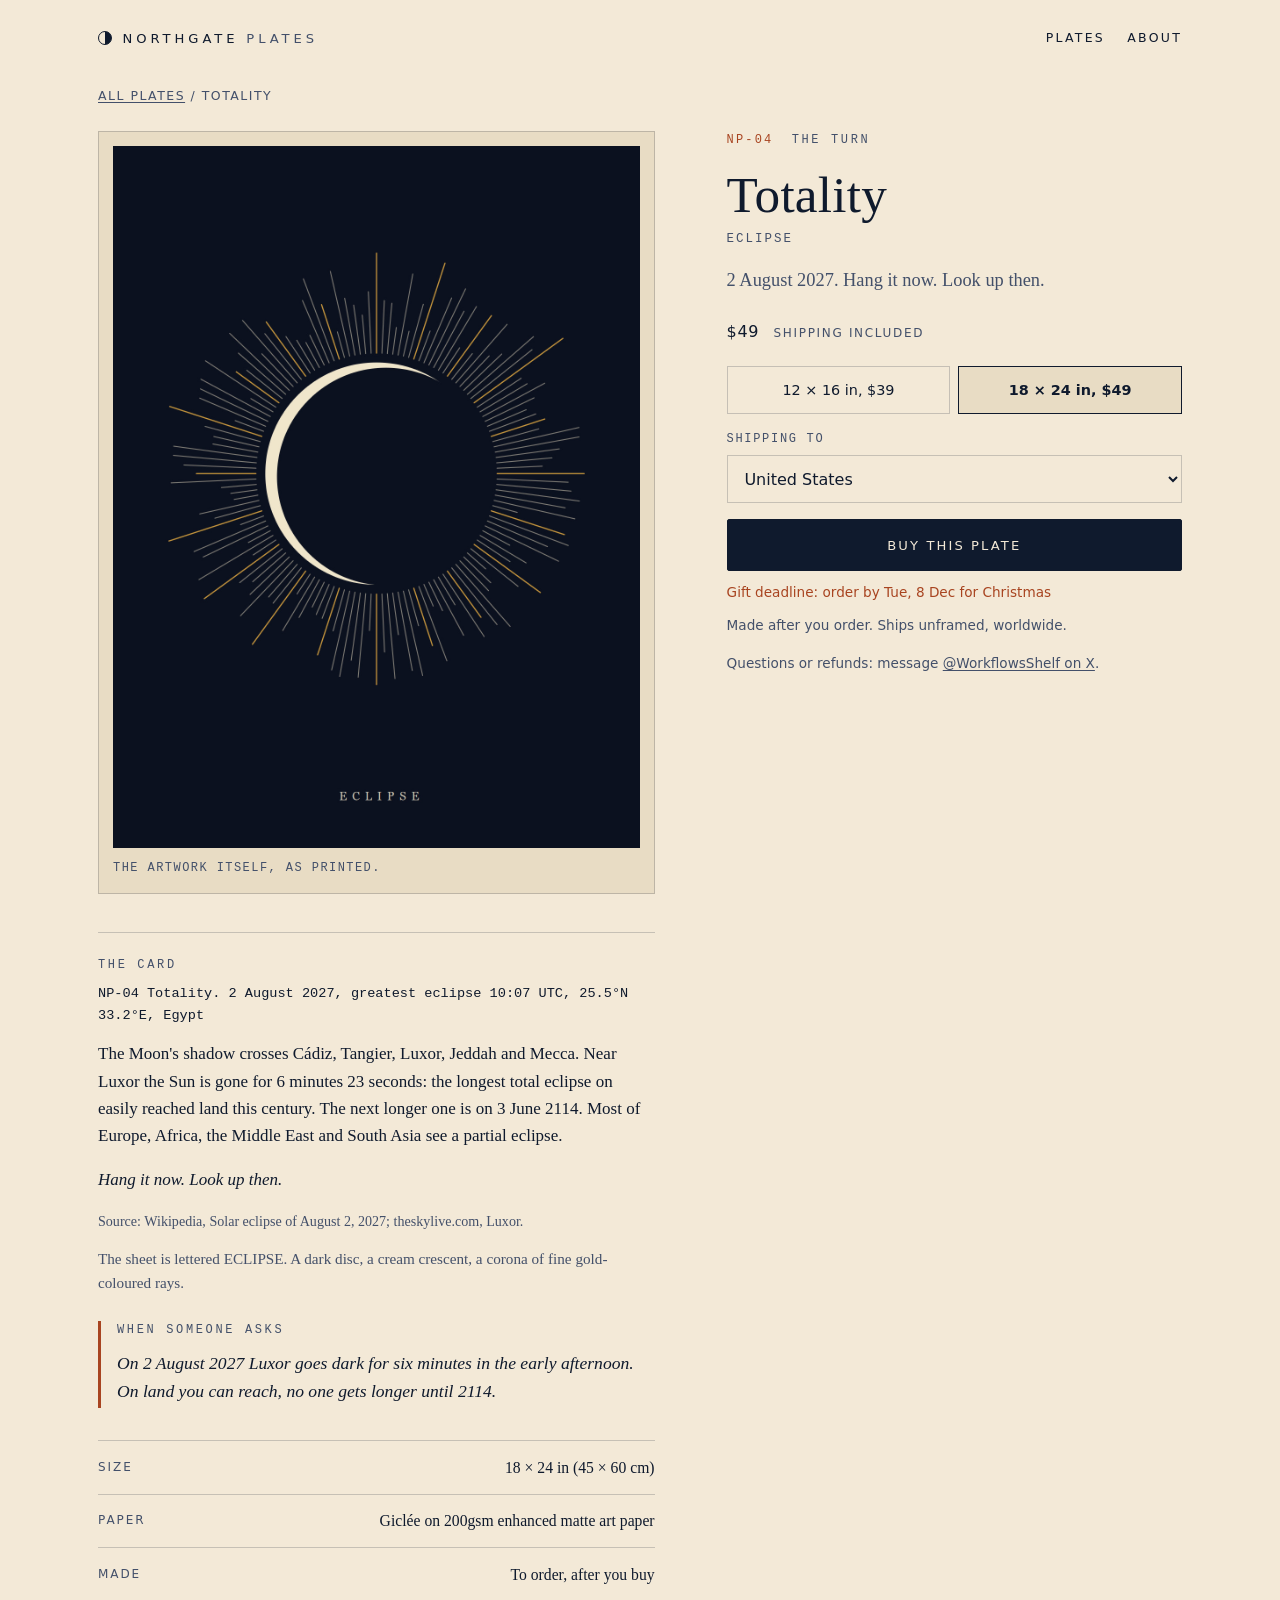
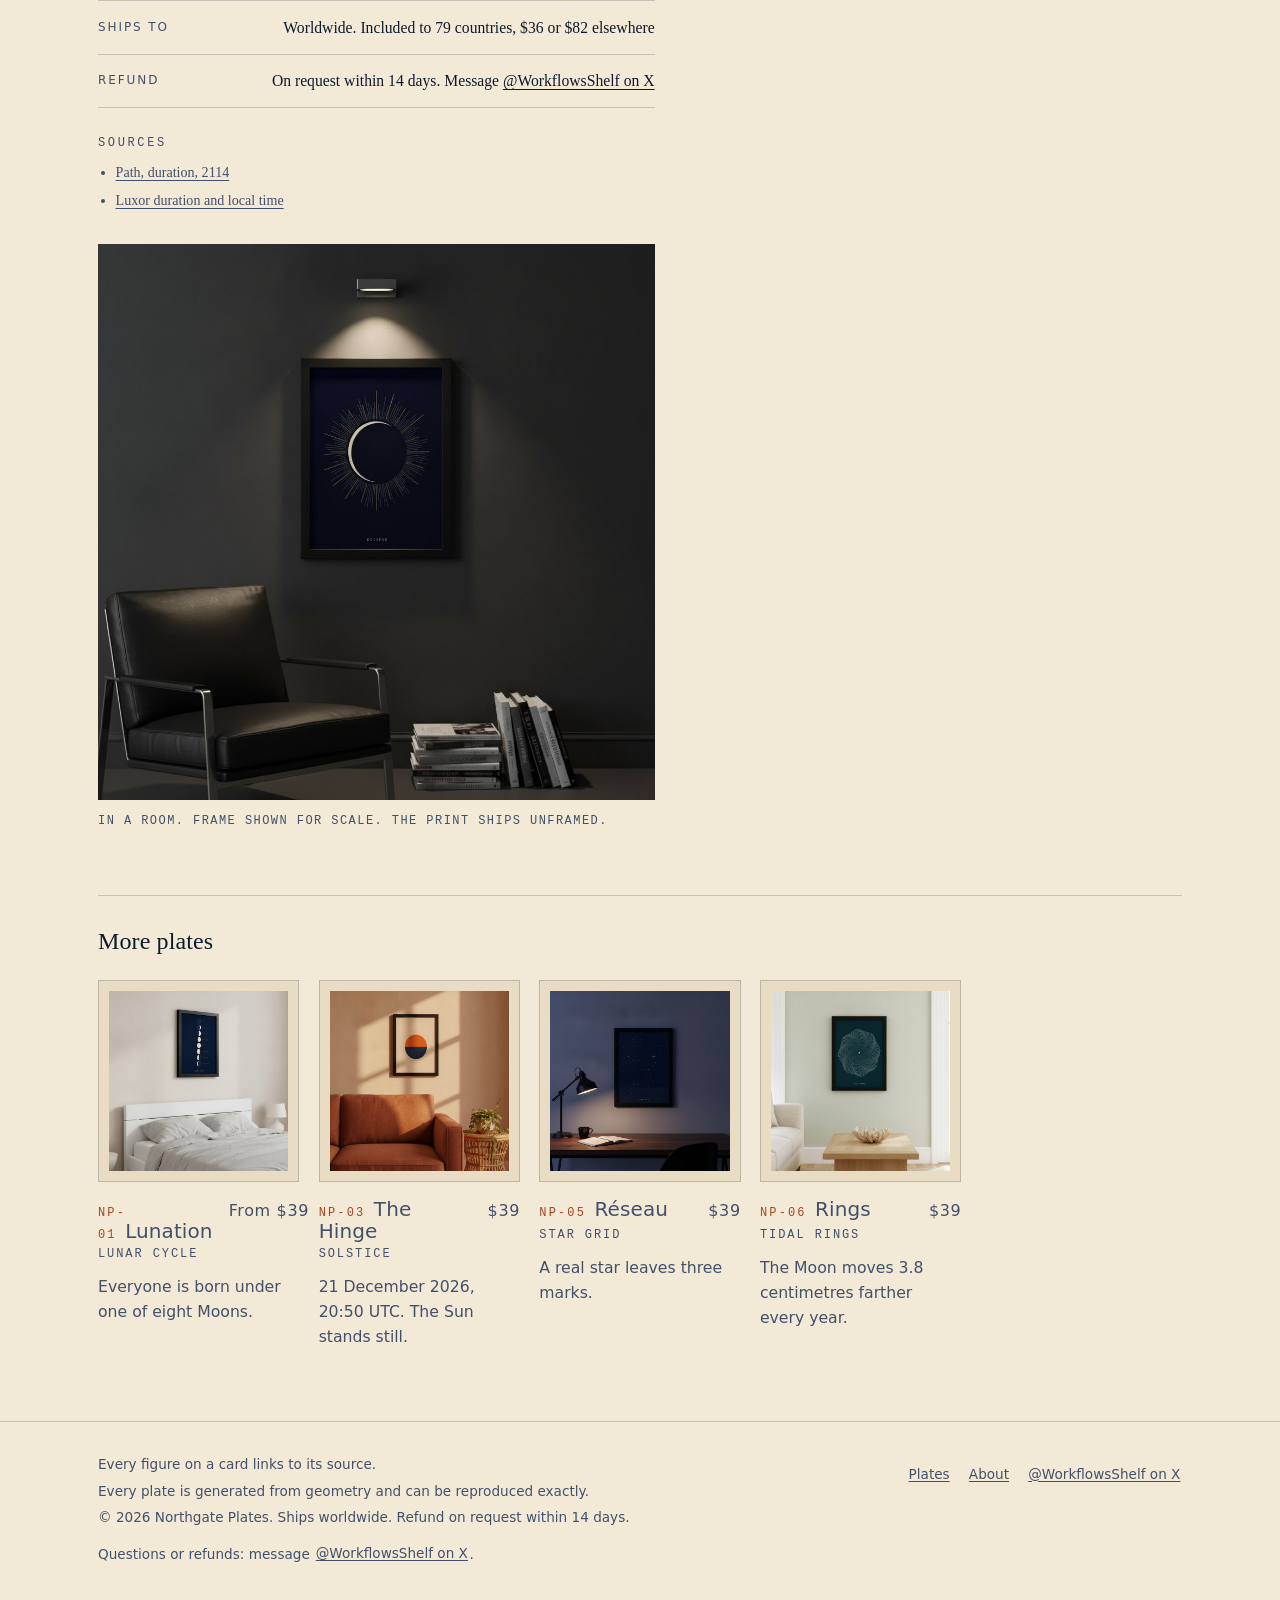
<file: eclipse-large.html>
<!doctype html>
<html lang="en">
<head>
<meta charset="utf-8">
<meta name="viewport" content="width=device-width, initial-scale=1">
<title>Totality (Eclipse), 18 × 24 in | Northgate Plates</title>
<meta name="description" content="2 August 2027. Six minutes and twenty-three seconds without the Sun near Luxor. The longest total eclipse on easily reached land this century.">
<meta name="theme-color" content="#F3E9D7">
<link rel="canonical" href="https://ceo525.github.io/northgate-shop/eclipse-large.html"><meta property="og:title" content="Totality (Eclipse), 18 × 24 in | Northgate Plates"><meta property="og:description" content="2 August 2027. Six minutes and twenty-three seconds without the Sun near Luxor. The longest total eclipse on easily reached land this century."><meta property="og:type" content="website"><meta property="og:image" content="https://ceo525.github.io/northgate-shop/art/og/og-eclipse.jpg"><meta property="og:image:width" content="1200"><meta property="og:image:height" content="630"><meta property="og:image:alt" content="NP-04 Totality: 2 August 2027. Hang it now. Look up then. From $39, ships worldwide."><meta name="twitter:card" content="summary_large_image"><meta name="twitter:image" content="https://ceo525.github.io/northgate-shop/art/og/og-eclipse.jpg"><meta name="twitter:image:alt" content="NP-04 Totality: 2 August 2027. Hang it now. Look up then. From $39, ships worldwide.">
<link rel="icon" href="favicon.svg" type="image/svg+xml">

<link rel="stylesheet" href="style.css?v=0793f91aeb">
<script type="application/ld+json">{"@context": "https://schema.org", "@type": "Product", "name": "Totality (Eclipse), 18 × 24 in", "description": "2 August 2027. Hang it now. Look up then.", "image": "https://ceo525.github.io/northgate-shop/art/web/eclipse-1200.jpg", "brand": {"@type": "Brand", "name": "Northgate Plates"}, "offers": {"@type": "Offer", "price": "49", "priceCurrency": "USD", "availability": "https://schema.org/InStock", "url": "https://ceo525.github.io/northgate-shop/eclipse-large.html", "shippingDetails": {"@type": "OfferShippingDetails", "shippingRate": {"@type": "MonetaryAmount", "value": "0", "currency": "USD"}, "shippingDestination": [{"@type": "DefinedRegion", "addressCountry": "AD"}, {"@type": "DefinedRegion", "addressCountry": "AE"}, {"@type": "DefinedRegion", "addressCountry": "AL"}, {"@type": "DefinedRegion", "addressCountry": "AM"}, {"@type": "DefinedRegion", "addressCountry": "AT"}, {"@type": "DefinedRegion", "addressCountry": "AU"}, {"@type": "DefinedRegion", "addressCountry": "AX"}, {"@type": "DefinedRegion", "addressCountry": "BA"}, {"@type": "DefinedRegion", "addressCountry": "BE"}, {"@type": "DefinedRegion", "addressCountry": "BG"}, {"@type": "DefinedRegion", "addressCountry": "BY"}, {"@type": "DefinedRegion", "addressCountry": "CA"}, {"@type": "DefinedRegion", "addressCountry": "CH"}, {"@type": "DefinedRegion", "addressCountry": "CN"}, {"@type": "DefinedRegion", "addressCountry": "CY"}, {"@type": "DefinedRegion", "addressCountry": "CZ"}, {"@type": "DefinedRegion", "addressCountry": "DE"}, {"@type": "DefinedRegion", "addressCountry": "DK"}, {"@type": "DefinedRegion", "addressCountry": "EE"}, {"@type": "DefinedRegion", "addressCountry": "ES"}, {"@type": "DefinedRegion", "addressCountry": "FI"}, {"@type": "DefinedRegion", "addressCountry": "FO"}, {"@type": "DefinedRegion", "addressCountry": "FR"}, {"@type": "DefinedRegion", "addressCountry": "GB"}, {"@type": "DefinedRegion", "addressCountry": "GE"}, {"@type": "DefinedRegion", "addressCountry": "GG"}, {"@type": "DefinedRegion", "addressCountry": "GI"}, {"@type": "DefinedRegion", "addressCountry": "GL"}, {"@type": "DefinedRegion", "addressCountry": "GR"}, {"@type": "DefinedRegion", "addressCountry": "HK"}, {"@type": "DefinedRegion", "addressCountry": "HR"}, {"@type": "DefinedRegion", "addressCountry": "HU"}, {"@type": "DefinedRegion", "addressCountry": "ID"}, {"@type": "DefinedRegion", "addressCountry": "IE"}, {"@type": "DefinedRegion", "addressCountry": "IM"}, {"@type": "DefinedRegion", "addressCountry": "IN"}, {"@type": "DefinedRegion", "addressCountry": "IQ"}, {"@type": "DefinedRegion", "addressCountry": "IS"}, {"@type": "DefinedRegion", "addressCountry": "IT"}, {"@type": "DefinedRegion", "addressCountry": "JE"}, {"@type": "DefinedRegion", "addressCountry": "JP"}, {"@type": "DefinedRegion", "addressCountry": "KR"}, {"@type": "DefinedRegion", "addressCountry": "LI"}, {"@type": "DefinedRegion", "addressCountry": "LT"}, {"@type": "DefinedRegion", "addressCountry": "LU"}, {"@type": "DefinedRegion", "addressCountry": "LV"}, {"@type": "DefinedRegion", "addressCountry": "MC"}, {"@type": "DefinedRegion", "addressCountry": "MD"}, {"@type": "DefinedRegion", "addressCountry": "ME"}, {"@type": "DefinedRegion", "addressCountry": "MK"}, {"@type": "DefinedRegion", "addressCountry": "MT"}, {"@type": "DefinedRegion", "addressCountry": "MV"}, {"@type": "DefinedRegion", "addressCountry": "MY"}, {"@type": "DefinedRegion", "addressCountry": "NL"}, {"@type": "DefinedRegion", "addressCountry": "NO"}, {"@type": "DefinedRegion", "addressCountry": "NZ"}, {"@type": "DefinedRegion", "addressCountry": "PH"}, {"@type": "DefinedRegion", "addressCountry": "PL"}, {"@type": "DefinedRegion", "addressCountry": "PT"}, {"@type": "DefinedRegion", "addressCountry": "RO"}, {"@type": "DefinedRegion", "addressCountry": "RS"}, {"@type": "DefinedRegion", "addressCountry": "SA"}, {"@type": "DefinedRegion", "addressCountry": "SE"}, {"@type": "DefinedRegion", "addressCountry": "SG"}, {"@type": "DefinedRegion", "addressCountry": "SI"}, {"@type": "DefinedRegion", "addressCountry": "SK"}, {"@type": "DefinedRegion", "addressCountry": "SM"}, {"@type": "DefinedRegion", "addressCountry": "TH"}, {"@type": "DefinedRegion", "addressCountry": "TR"}, {"@type": "DefinedRegion", "addressCountry": "TW"}, {"@type": "DefinedRegion", "addressCountry": "UA"}, {"@type": "DefinedRegion", "addressCountry": "US"}, {"@type": "DefinedRegion", "addressCountry": "VA"}, {"@type": "DefinedRegion", "addressCountry": "VN"}, {"@type": "DefinedRegion", "addressCountry": "XK"}, {"@type": "DefinedRegion", "addressCountry": "YT"}, {"@type": "DefinedRegion", "addressCountry": "ZA"}, {"@type": "DefinedRegion", "addressCountry": "ZM"}, {"@type": "DefinedRegion", "addressCountry": "ZW"}]}}}</script>
</head>
<body>
<a class="skip" href="#main">Skip to content</a>
<header class="site-head">
<div class="wrap head-in">
<a class="mark" href="index.html" aria-label="Northgate Plates, home">Northgate<span>Plates</span></a>
<nav class="nav" aria-label="Main"><a href="index.html#plates">Plates</a><a href="about.html">About</a></nav>
</div>
</header>
<main id="main">
<div class="wrap">
<p class="crumbs"><a href="index.html#plates">All plates</a> / Totality</p>
<article class="product" aria-labelledby="h">
<figure class="plate-art" style="--ground:#0B111F"><img src="art/web/eclipse-1200.jpg" width="1200" height="1600" alt="A dark disc covering a cream disc with a thin crescent of light, ringed by radiating corona lines."><figcaption>The artwork itself, as printed.</figcaption></figure>
<div class="info">
<p class="cat"><span class="np">NP-04</span> The Turn</p>
<h1 id="h">Totality</h1>
<p class="subtitle">Eclipse</p>
<p class="lede">2 August 2027. Hang it now. Look up then.</p>
<p class="price-line"><span class="price">$49</span> <small data-ship>Shipping included</small></p>
<nav class="sizes" aria-label="Size"><a href="eclipse.html">12 × 16 in, $39</a><a href="eclipse-large.html" aria-current="page">18 × 24 in, $49</a></nav>
<div class="ship-to" hidden><label for="country">Shipping to</label><select id="country" data-z2ship="36" data-z3ship="82"><option value="">Choose your country</option></select><span class="ship-note" data-ship>Shipping included</span></div>
<a class="btn block" data-buy href="https://buy.stripe.com/9B65kF6aO6ts5Qc7H57wA04" data-z1="https://buy.stripe.com/9B65kF6aO6ts5Qc7H57wA04" data-z2="https://buy.stripe.com/8x25kFdDg6ts5Qc7H57wA0j" data-z3="https://buy.stripe.com/bJe6oJ0Qu7xw0vS7H57wA0k" data-name="Totality, 18 × 24 in" data-price="49" aria-label="Buy this plate, Totality, 18 × 24 in, $49">Buy this plate</a>
<p class="small-print" data-gift hidden></p>
<p class="small-print">Made after you order. Ships unframed, worldwide.</p>
<p class="other-regions">Shipping is included to 79 countries, among them the US, UK, Canada, Australia, Japan and most of Europe. Shipping somewhere else? <a href="https://buy.stripe.com/8x25kFdDg6ts5Qc7H57wA0j">Order with $36 shipping</a> or <a href="https://buy.stripe.com/bJe6oJ0Qu7xw0vS7H57wA0k">with $82 shipping</a>. Checkout lists the countries each one covers.</p>
<p class="contact">Questions or refunds: message <a href="https://x.com/WorkflowsShelf" rel="noopener">@WorkflowsShelf on X</a>.</p>
</div>
<div class="detail">
<section class="logcard" aria-labelledby="ch">
<h2 id="ch">The card</h2>
<p class="obs">NP-04 Totality. 2 August 2027, greatest eclipse 10:07 UTC, 25.5°N 33.2°E, Egypt</p>
<p>The Moon&#x27;s shadow crosses Cádiz, Tangier, Luxor, Jeddah and Mecca. Near Luxor the Sun is gone for 6 minutes 23 seconds: the longest total eclipse on easily reached land this century. The next longer one is on 3 June 2114. Most of Europe, Africa, the Middle East and South Asia see a partial eclipse.</p>
<p class="coda">Hang it now. Look up then.</p>
<p class="src">Source: Wikipedia, Solar eclipse of August 2, 2027; theskylive.com, Luxor.</p>
</section>
<p class="sheet">The sheet is lettered ECLIPSE. A dark disc, a cream crescent, a corona of fine gold-coloured rays.</p>
<section class="retell" aria-labelledby="rh"><h2 id="rh">When someone asks</h2><p>On 2 August 2027 Luxor goes dark for six minutes in the early afternoon. On land you can reach, no one gets longer until 2114.</p></section>
<dl class="details">
<div><dt>Size</dt><dd>18 × 24 in (45 × 60 cm)</dd></div>
<div><dt>Paper</dt><dd>Giclée on 200gsm enhanced matte art paper</dd></div>
<div><dt>Made</dt><dd>To order, after you buy</dd></div>
<div><dt>Ships to</dt><dd>Worldwide. Included to 79 countries, $36 or $82 elsewhere</dd></div>
<div><dt>Refund</dt><dd>On request within 14 days. Message <a href="https://x.com/WorkflowsShelf" rel="noopener">@WorkflowsShelf on X</a></dd></div>
</dl>
<section class="sources" aria-labelledby="sh"><h2 id="sh">Sources</h2><ul><li><a href="https://en.wikipedia.org/wiki/Solar_eclipse_of_August_2,_2027" rel="noopener">Path, duration, 2114</a></li><li><a href="https://theskylive.com/solar-eclipse?id=2027-08-02&amp;geoid=360502" rel="noopener">Luxor duration and local time</a></li></ul></section>
<figure class="room"><img src="art/ai/eclipse-1024.jpg" width="1024" height="1024" loading="lazy" alt="Totality plate framed on a wall in a room, shown for scale."><figcaption>In a room. Frame shown for scale. The print ships unframed.</figcaption></figure>
</div>
</article>
<section class="more" aria-labelledby="mh">
<h2 id="mh">More plates</h2>
<ul class="grid small"><li class="card"><a class="plate" href="lunar-cycle.html" tabindex="-1" aria-hidden="true"><img src="art/plates/lunar-cycle-640.jpg" width="640" height="640" loading="lazy" alt=""></a><div class="meta"><h3><a href="lunar-cycle.html"><span class="np">NP-01</span>Lunation</a></h3><span class="price">From $39</span></div><p class="spec">Lunar Cycle</p><p class="line">Everyone is born under one of eight Moons.</p></li><li class="card"><a class="plate" href="solstice.html" tabindex="-1" aria-hidden="true"><img src="art/plates/solstice-640.jpg" width="640" height="640" loading="lazy" alt=""></a><div class="meta"><h3><a href="solstice.html"><span class="np">NP-03</span>The Hinge</a></h3><span class="price">$39</span></div><p class="spec">Solstice</p><p class="line">21 December 2026, 20:50 UTC. The Sun stands still.</p></li><li class="card"><a class="plate" href="star-grid.html" tabindex="-1" aria-hidden="true"><img src="art/plates/star-grid-640.jpg" width="640" height="640" loading="lazy" alt=""></a><div class="meta"><h3><a href="star-grid.html"><span class="np">NP-05</span>Réseau</a></h3><span class="price">$39</span></div><p class="spec">Star Grid</p><p class="line">A real star leaves three marks.</p></li><li class="card"><a class="plate" href="tidal-rings.html" tabindex="-1" aria-hidden="true"><img src="art/plates/tidal-rings-640.jpg" width="640" height="640" loading="lazy" alt=""></a><div class="meta"><h3><a href="tidal-rings.html"><span class="np">NP-06</span>Rings</a></h3><span class="price">$39</span></div><p class="spec">Tidal Rings</p><p class="line">The Moon moves 3.8 centimetres farther every year.</p></li></ul>
</section>
</div>
</main>
<footer class="site-foot">
<div class="wrap foot-in">
<div>
<p>Every figure on a card links to its source.</p>
<p>Every plate is generated from geometry and can be reproduced exactly.</p>
<p>&copy; 2026 Northgate Plates. Ships worldwide. Refund on request within 14 days.</p>
<p class="contact">Questions or refunds: message <a href="https://x.com/WorkflowsShelf" rel="noopener">@WorkflowsShelf on X</a>.</p>
</div>
<nav aria-label="Footer"><a href="index.html#plates">Plates</a><a href="about.html">About</a><a href="https://x.com/WorkflowsShelf" rel="noopener">@WorkflowsShelf on X</a></nav>
</div>
</footer>
<script src="site.js?v=5b7a52e599" defer></script>
<script src="counter.js" data-site="ng" data-page="eclipse-large"></script>
</body>
</html>
</file>
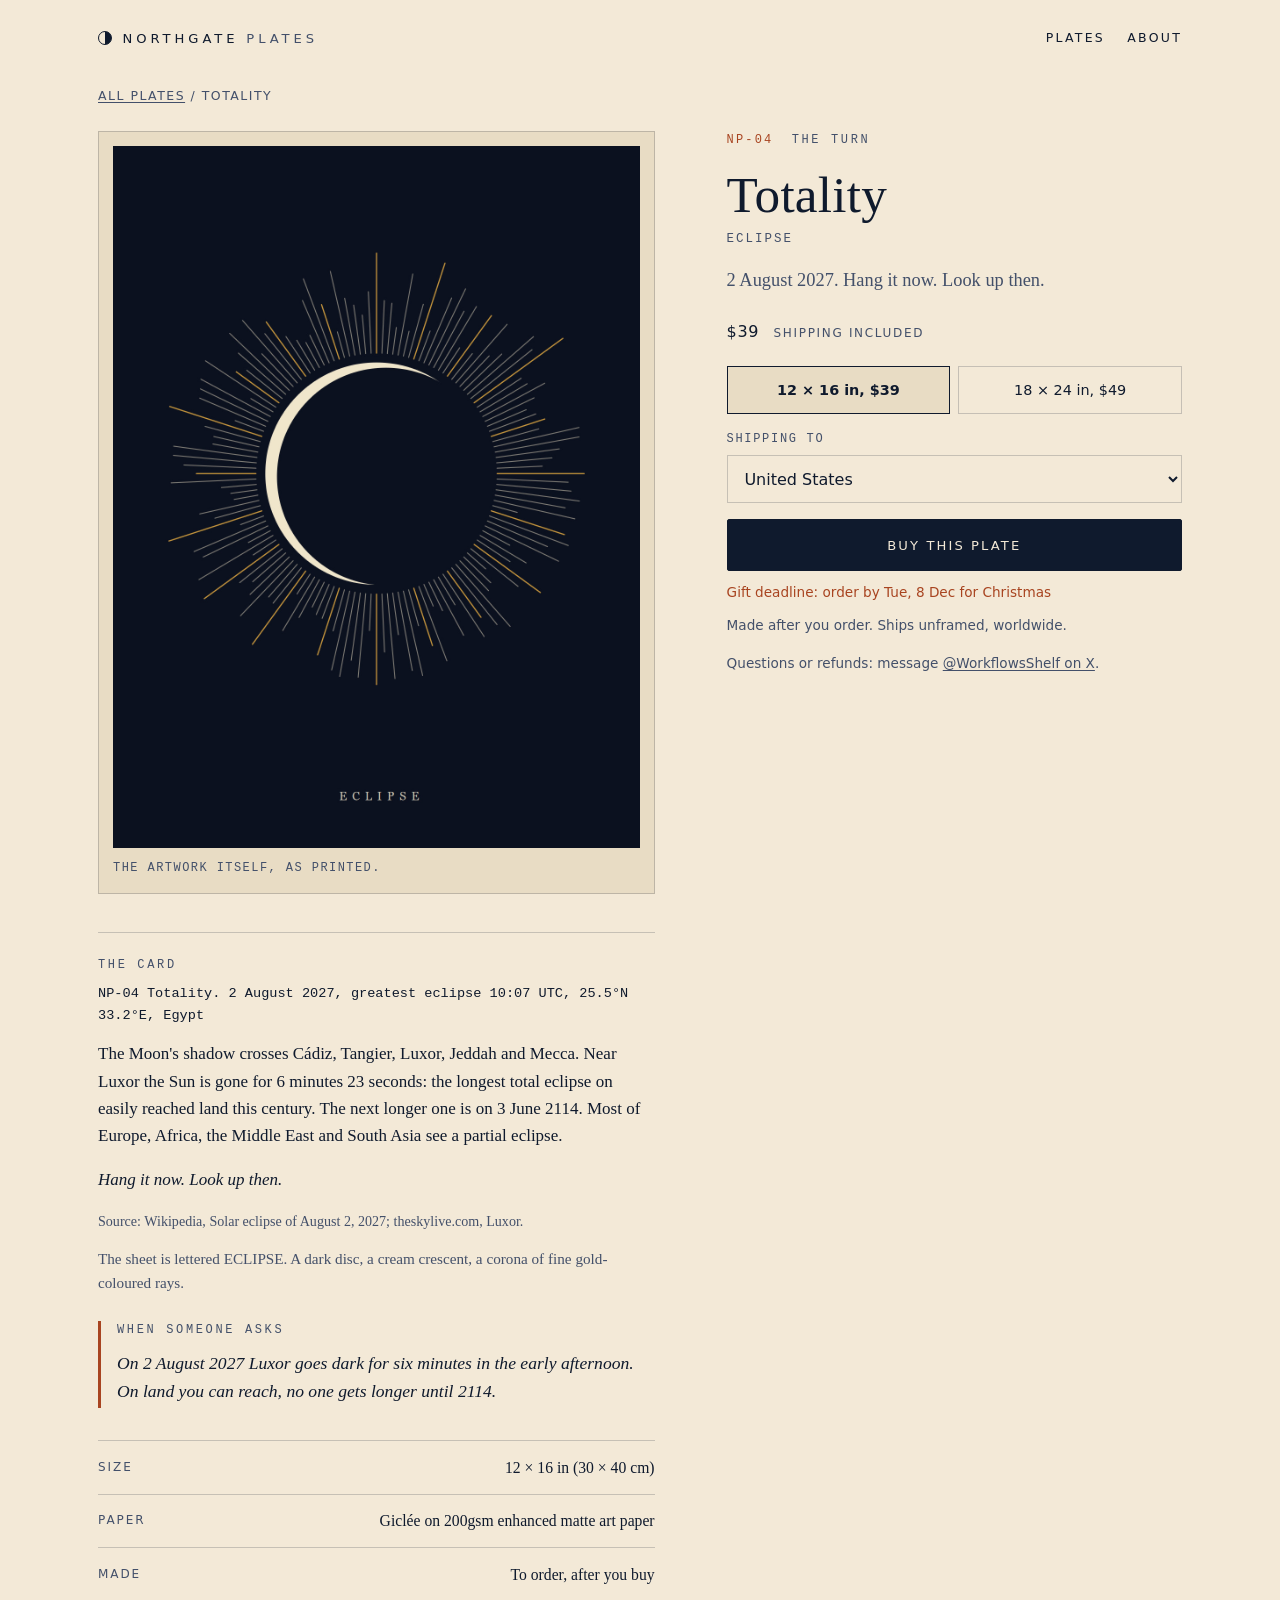
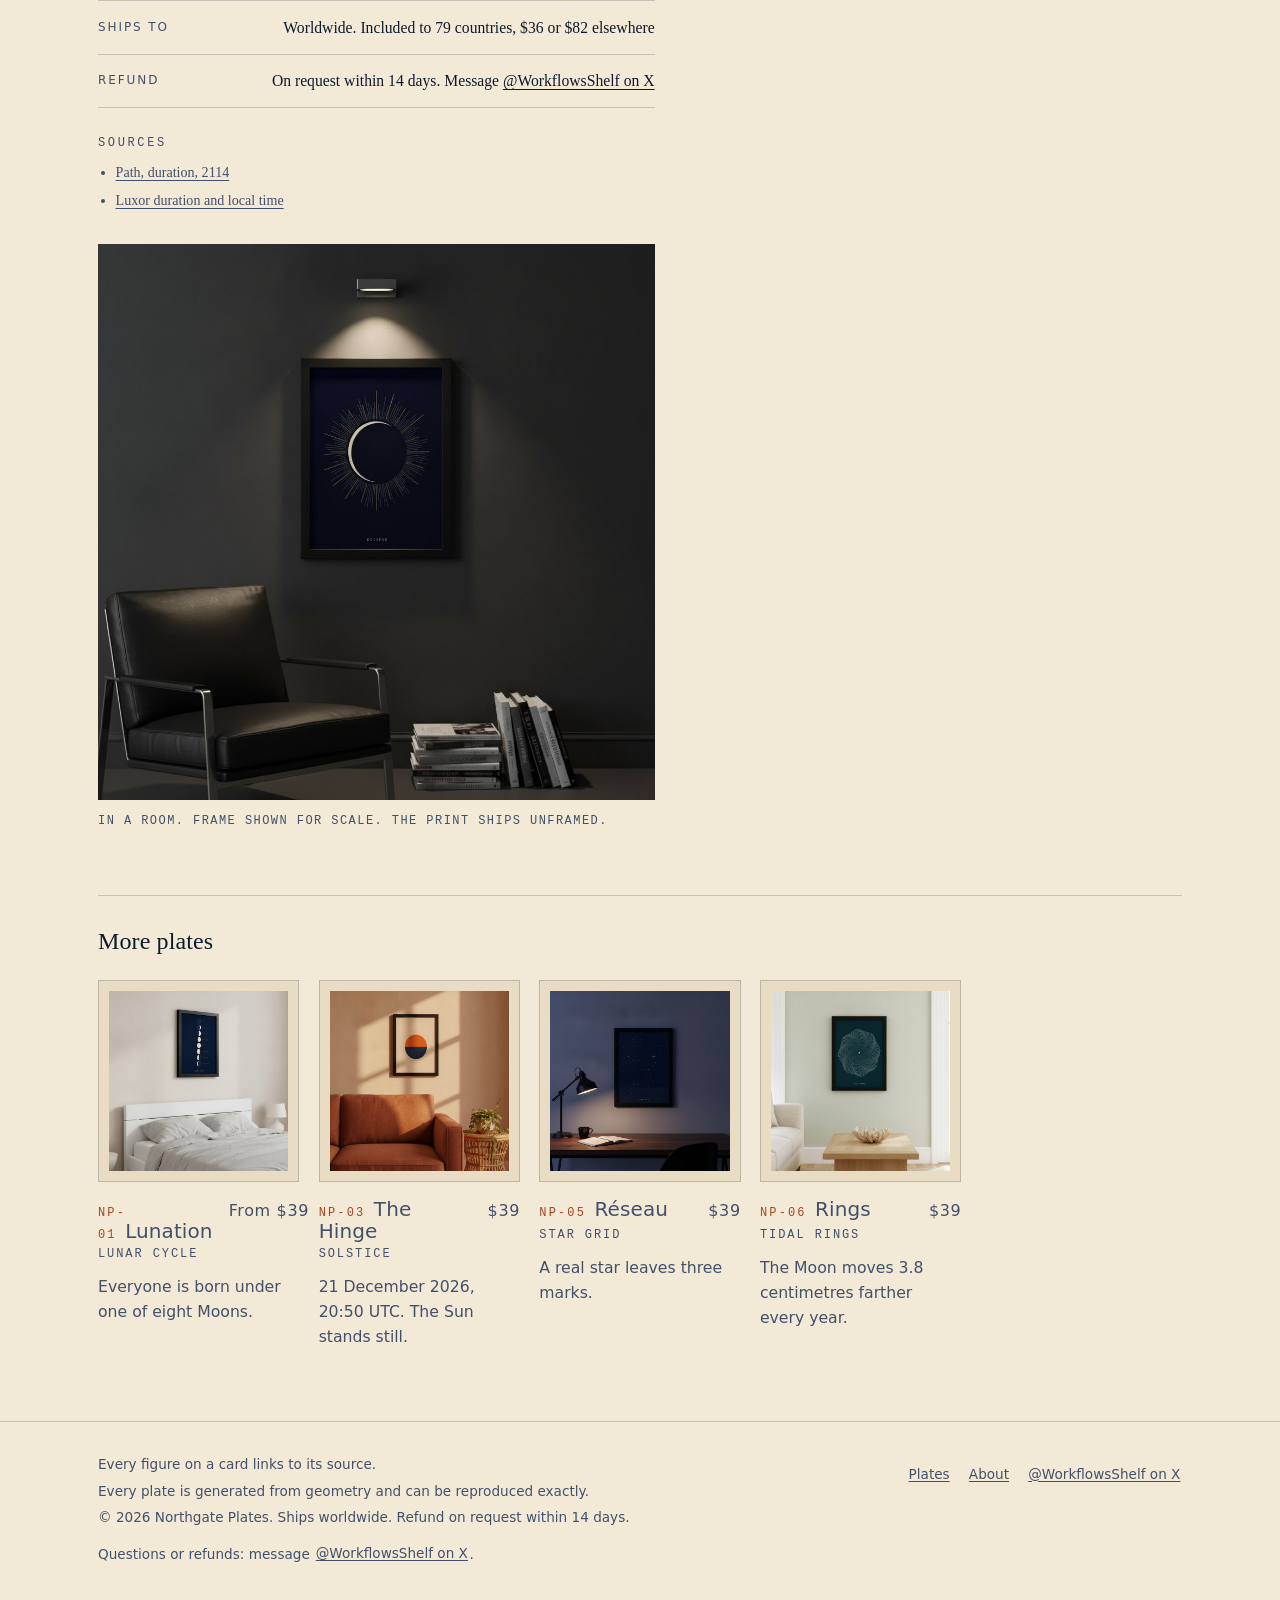
<file: eclipse.html>
<!doctype html>
<html lang="en">
<head>
<meta charset="utf-8">
<meta name="viewport" content="width=device-width, initial-scale=1">
<title>Totality (Eclipse), 12 × 16 in | Northgate Plates</title>
<meta name="description" content="2 August 2027. Six minutes and twenty-three seconds without the Sun near Luxor. The longest total eclipse on easily reached land this century.">
<meta name="theme-color" content="#F3E9D7">
<link rel="canonical" href="https://ceo525.github.io/northgate-shop/eclipse.html"><meta property="og:title" content="Totality (Eclipse), 12 × 16 in | Northgate Plates"><meta property="og:description" content="2 August 2027. Six minutes and twenty-three seconds without the Sun near Luxor. The longest total eclipse on easily reached land this century."><meta property="og:type" content="website"><meta property="og:image" content="https://ceo525.github.io/northgate-shop/art/og/og-eclipse.jpg"><meta property="og:image:width" content="1200"><meta property="og:image:height" content="630"><meta property="og:image:alt" content="NP-04 Totality: 2 August 2027. Hang it now. Look up then. From $39, ships worldwide."><meta name="twitter:card" content="summary_large_image"><meta name="twitter:image" content="https://ceo525.github.io/northgate-shop/art/og/og-eclipse.jpg"><meta name="twitter:image:alt" content="NP-04 Totality: 2 August 2027. Hang it now. Look up then. From $39, ships worldwide.">
<link rel="icon" href="favicon.svg" type="image/svg+xml">

<link rel="stylesheet" href="style.css?v=0793f91aeb">
<script type="application/ld+json">{"@context": "https://schema.org", "@type": "Product", "name": "Totality (Eclipse), 12 × 16 in", "description": "2 August 2027. Hang it now. Look up then.", "image": "https://ceo525.github.io/northgate-shop/art/web/eclipse-1200.jpg", "brand": {"@type": "Brand", "name": "Northgate Plates"}, "offers": {"@type": "Offer", "price": "39", "priceCurrency": "USD", "availability": "https://schema.org/InStock", "url": "https://ceo525.github.io/northgate-shop/eclipse.html", "shippingDetails": {"@type": "OfferShippingDetails", "shippingRate": {"@type": "MonetaryAmount", "value": "0", "currency": "USD"}, "shippingDestination": [{"@type": "DefinedRegion", "addressCountry": "AD"}, {"@type": "DefinedRegion", "addressCountry": "AE"}, {"@type": "DefinedRegion", "addressCountry": "AL"}, {"@type": "DefinedRegion", "addressCountry": "AM"}, {"@type": "DefinedRegion", "addressCountry": "AT"}, {"@type": "DefinedRegion", "addressCountry": "AU"}, {"@type": "DefinedRegion", "addressCountry": "AX"}, {"@type": "DefinedRegion", "addressCountry": "BA"}, {"@type": "DefinedRegion", "addressCountry": "BE"}, {"@type": "DefinedRegion", "addressCountry": "BG"}, {"@type": "DefinedRegion", "addressCountry": "BY"}, {"@type": "DefinedRegion", "addressCountry": "CA"}, {"@type": "DefinedRegion", "addressCountry": "CH"}, {"@type": "DefinedRegion", "addressCountry": "CN"}, {"@type": "DefinedRegion", "addressCountry": "CY"}, {"@type": "DefinedRegion", "addressCountry": "CZ"}, {"@type": "DefinedRegion", "addressCountry": "DE"}, {"@type": "DefinedRegion", "addressCountry": "DK"}, {"@type": "DefinedRegion", "addressCountry": "EE"}, {"@type": "DefinedRegion", "addressCountry": "ES"}, {"@type": "DefinedRegion", "addressCountry": "FI"}, {"@type": "DefinedRegion", "addressCountry": "FO"}, {"@type": "DefinedRegion", "addressCountry": "FR"}, {"@type": "DefinedRegion", "addressCountry": "GB"}, {"@type": "DefinedRegion", "addressCountry": "GE"}, {"@type": "DefinedRegion", "addressCountry": "GG"}, {"@type": "DefinedRegion", "addressCountry": "GI"}, {"@type": "DefinedRegion", "addressCountry": "GL"}, {"@type": "DefinedRegion", "addressCountry": "GR"}, {"@type": "DefinedRegion", "addressCountry": "HK"}, {"@type": "DefinedRegion", "addressCountry": "HR"}, {"@type": "DefinedRegion", "addressCountry": "HU"}, {"@type": "DefinedRegion", "addressCountry": "ID"}, {"@type": "DefinedRegion", "addressCountry": "IE"}, {"@type": "DefinedRegion", "addressCountry": "IM"}, {"@type": "DefinedRegion", "addressCountry": "IN"}, {"@type": "DefinedRegion", "addressCountry": "IQ"}, {"@type": "DefinedRegion", "addressCountry": "IS"}, {"@type": "DefinedRegion", "addressCountry": "IT"}, {"@type": "DefinedRegion", "addressCountry": "JE"}, {"@type": "DefinedRegion", "addressCountry": "JP"}, {"@type": "DefinedRegion", "addressCountry": "KR"}, {"@type": "DefinedRegion", "addressCountry": "LI"}, {"@type": "DefinedRegion", "addressCountry": "LT"}, {"@type": "DefinedRegion", "addressCountry": "LU"}, {"@type": "DefinedRegion", "addressCountry": "LV"}, {"@type": "DefinedRegion", "addressCountry": "MC"}, {"@type": "DefinedRegion", "addressCountry": "MD"}, {"@type": "DefinedRegion", "addressCountry": "ME"}, {"@type": "DefinedRegion", "addressCountry": "MK"}, {"@type": "DefinedRegion", "addressCountry": "MT"}, {"@type": "DefinedRegion", "addressCountry": "MV"}, {"@type": "DefinedRegion", "addressCountry": "MY"}, {"@type": "DefinedRegion", "addressCountry": "NL"}, {"@type": "DefinedRegion", "addressCountry": "NO"}, {"@type": "DefinedRegion", "addressCountry": "NZ"}, {"@type": "DefinedRegion", "addressCountry": "PH"}, {"@type": "DefinedRegion", "addressCountry": "PL"}, {"@type": "DefinedRegion", "addressCountry": "PT"}, {"@type": "DefinedRegion", "addressCountry": "RO"}, {"@type": "DefinedRegion", "addressCountry": "RS"}, {"@type": "DefinedRegion", "addressCountry": "SA"}, {"@type": "DefinedRegion", "addressCountry": "SE"}, {"@type": "DefinedRegion", "addressCountry": "SG"}, {"@type": "DefinedRegion", "addressCountry": "SI"}, {"@type": "DefinedRegion", "addressCountry": "SK"}, {"@type": "DefinedRegion", "addressCountry": "SM"}, {"@type": "DefinedRegion", "addressCountry": "TH"}, {"@type": "DefinedRegion", "addressCountry": "TR"}, {"@type": "DefinedRegion", "addressCountry": "TW"}, {"@type": "DefinedRegion", "addressCountry": "UA"}, {"@type": "DefinedRegion", "addressCountry": "US"}, {"@type": "DefinedRegion", "addressCountry": "VA"}, {"@type": "DefinedRegion", "addressCountry": "VN"}, {"@type": "DefinedRegion", "addressCountry": "XK"}, {"@type": "DefinedRegion", "addressCountry": "YT"}, {"@type": "DefinedRegion", "addressCountry": "ZA"}, {"@type": "DefinedRegion", "addressCountry": "ZM"}, {"@type": "DefinedRegion", "addressCountry": "ZW"}]}}}</script>
</head>
<body>
<a class="skip" href="#main">Skip to content</a>
<header class="site-head">
<div class="wrap head-in">
<a class="mark" href="index.html" aria-label="Northgate Plates, home">Northgate<span>Plates</span></a>
<nav class="nav" aria-label="Main"><a href="index.html#plates">Plates</a><a href="about.html">About</a></nav>
</div>
</header>
<main id="main">
<div class="wrap">
<p class="crumbs"><a href="index.html#plates">All plates</a> / Totality</p>
<article class="product" aria-labelledby="h">
<figure class="plate-art" style="--ground:#0B111F"><img src="art/web/eclipse-1200.jpg" width="1200" height="1600" alt="A dark disc covering a cream disc with a thin crescent of light, ringed by radiating corona lines."><figcaption>The artwork itself, as printed.</figcaption></figure>
<div class="info">
<p class="cat"><span class="np">NP-04</span> The Turn</p>
<h1 id="h">Totality</h1>
<p class="subtitle">Eclipse</p>
<p class="lede">2 August 2027. Hang it now. Look up then.</p>
<p class="price-line"><span class="price">$39</span> <small data-ship>Shipping included</small></p>
<nav class="sizes" aria-label="Size"><a href="eclipse.html" aria-current="page">12 × 16 in, $39</a><a href="eclipse-large.html">18 × 24 in, $49</a></nav>
<div class="ship-to" hidden><label for="country">Shipping to</label><select id="country" data-z2ship="36" data-z3ship="82"><option value="">Choose your country</option></select><span class="ship-note" data-ship>Shipping included</span></div>
<a class="btn block" data-buy href="https://buy.stripe.com/00w8wR1UydVUdiE1iH7wA03" data-z1="https://buy.stripe.com/00w8wR1UydVUdiE1iH7wA03" data-z2="https://buy.stripe.com/eVqaEZ6aO9FE6Ug9Pd7wA0h" data-z3="https://buy.stripe.com/8x228tgPsdVU92o5yX7wA0i" data-name="Totality" data-price="39" aria-label="Buy this plate, Totality, $39">Buy this plate</a>
<p class="small-print" data-gift hidden></p>
<p class="small-print">Made after you order. Ships unframed, worldwide.</p>
<p class="other-regions">Shipping is included to 79 countries, among them the US, UK, Canada, Australia, Japan and most of Europe. Shipping somewhere else? <a href="https://buy.stripe.com/eVqaEZ6aO9FE6Ug9Pd7wA0h">Order with $36 shipping</a> or <a href="https://buy.stripe.com/8x228tgPsdVU92o5yX7wA0i">with $82 shipping</a>. Checkout lists the countries each one covers.</p>
<p class="contact">Questions or refunds: message <a href="https://x.com/WorkflowsShelf" rel="noopener">@WorkflowsShelf on X</a>.</p>
</div>
<div class="detail">
<section class="logcard" aria-labelledby="ch">
<h2 id="ch">The card</h2>
<p class="obs">NP-04 Totality. 2 August 2027, greatest eclipse 10:07 UTC, 25.5°N 33.2°E, Egypt</p>
<p>The Moon&#x27;s shadow crosses Cádiz, Tangier, Luxor, Jeddah and Mecca. Near Luxor the Sun is gone for 6 minutes 23 seconds: the longest total eclipse on easily reached land this century. The next longer one is on 3 June 2114. Most of Europe, Africa, the Middle East and South Asia see a partial eclipse.</p>
<p class="coda">Hang it now. Look up then.</p>
<p class="src">Source: Wikipedia, Solar eclipse of August 2, 2027; theskylive.com, Luxor.</p>
</section>
<p class="sheet">The sheet is lettered ECLIPSE. A dark disc, a cream crescent, a corona of fine gold-coloured rays.</p>
<section class="retell" aria-labelledby="rh"><h2 id="rh">When someone asks</h2><p>On 2 August 2027 Luxor goes dark for six minutes in the early afternoon. On land you can reach, no one gets longer until 2114.</p></section>
<dl class="details">
<div><dt>Size</dt><dd>12 × 16 in (30 × 40 cm)</dd></div>
<div><dt>Paper</dt><dd>Giclée on 200gsm enhanced matte art paper</dd></div>
<div><dt>Made</dt><dd>To order, after you buy</dd></div>
<div><dt>Ships to</dt><dd>Worldwide. Included to 79 countries, $36 or $82 elsewhere</dd></div>
<div><dt>Refund</dt><dd>On request within 14 days. Message <a href="https://x.com/WorkflowsShelf" rel="noopener">@WorkflowsShelf on X</a></dd></div>
</dl>
<section class="sources" aria-labelledby="sh"><h2 id="sh">Sources</h2><ul><li><a href="https://en.wikipedia.org/wiki/Solar_eclipse_of_August_2,_2027" rel="noopener">Path, duration, 2114</a></li><li><a href="https://theskylive.com/solar-eclipse?id=2027-08-02&amp;geoid=360502" rel="noopener">Luxor duration and local time</a></li></ul></section>
<figure class="room"><img src="art/ai/eclipse-1024.jpg" width="1024" height="1024" loading="lazy" alt="Totality plate framed on a wall in a room, shown for scale."><figcaption>In a room. Frame shown for scale. The print ships unframed.</figcaption></figure>
</div>
</article>
<section class="more" aria-labelledby="mh">
<h2 id="mh">More plates</h2>
<ul class="grid small"><li class="card"><a class="plate" href="lunar-cycle.html" tabindex="-1" aria-hidden="true"><img src="art/plates/lunar-cycle-640.jpg" width="640" height="640" loading="lazy" alt=""></a><div class="meta"><h3><a href="lunar-cycle.html"><span class="np">NP-01</span>Lunation</a></h3><span class="price">From $39</span></div><p class="spec">Lunar Cycle</p><p class="line">Everyone is born under one of eight Moons.</p></li><li class="card"><a class="plate" href="solstice.html" tabindex="-1" aria-hidden="true"><img src="art/plates/solstice-640.jpg" width="640" height="640" loading="lazy" alt=""></a><div class="meta"><h3><a href="solstice.html"><span class="np">NP-03</span>The Hinge</a></h3><span class="price">$39</span></div><p class="spec">Solstice</p><p class="line">21 December 2026, 20:50 UTC. The Sun stands still.</p></li><li class="card"><a class="plate" href="star-grid.html" tabindex="-1" aria-hidden="true"><img src="art/plates/star-grid-640.jpg" width="640" height="640" loading="lazy" alt=""></a><div class="meta"><h3><a href="star-grid.html"><span class="np">NP-05</span>Réseau</a></h3><span class="price">$39</span></div><p class="spec">Star Grid</p><p class="line">A real star leaves three marks.</p></li><li class="card"><a class="plate" href="tidal-rings.html" tabindex="-1" aria-hidden="true"><img src="art/plates/tidal-rings-640.jpg" width="640" height="640" loading="lazy" alt=""></a><div class="meta"><h3><a href="tidal-rings.html"><span class="np">NP-06</span>Rings</a></h3><span class="price">$39</span></div><p class="spec">Tidal Rings</p><p class="line">The Moon moves 3.8 centimetres farther every year.</p></li></ul>
</section>
</div>
</main>
<footer class="site-foot">
<div class="wrap foot-in">
<div>
<p>Every figure on a card links to its source.</p>
<p>Every plate is generated from geometry and can be reproduced exactly.</p>
<p>&copy; 2026 Northgate Plates. Ships worldwide. Refund on request within 14 days.</p>
<p class="contact">Questions or refunds: message <a href="https://x.com/WorkflowsShelf" rel="noopener">@WorkflowsShelf on X</a>.</p>
</div>
<nav aria-label="Footer"><a href="index.html#plates">Plates</a><a href="about.html">About</a><a href="https://x.com/WorkflowsShelf" rel="noopener">@WorkflowsShelf on X</a></nav>
</div>
</footer>
<script src="site.js?v=5b7a52e599" defer></script>
<script src="counter.js" data-site="ng" data-page="eclipse"></script>
</body>
</html>
</file>
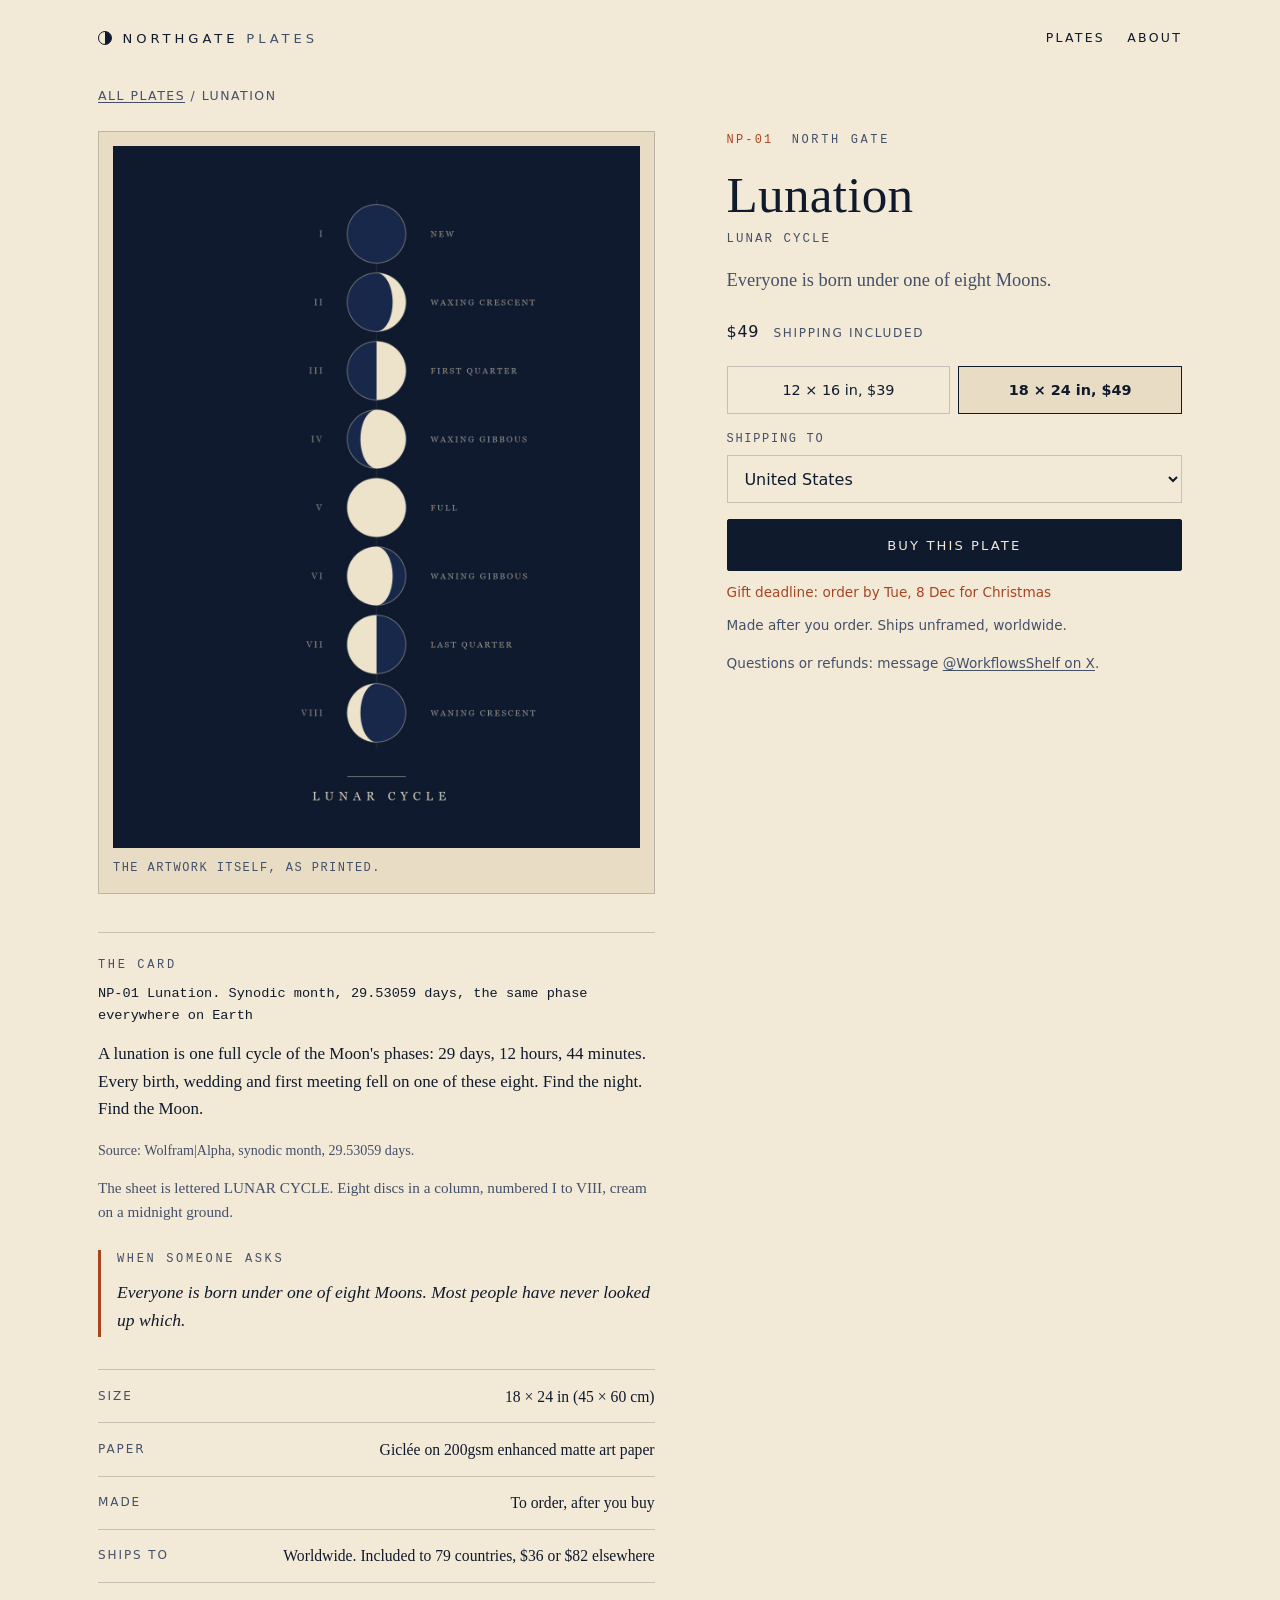
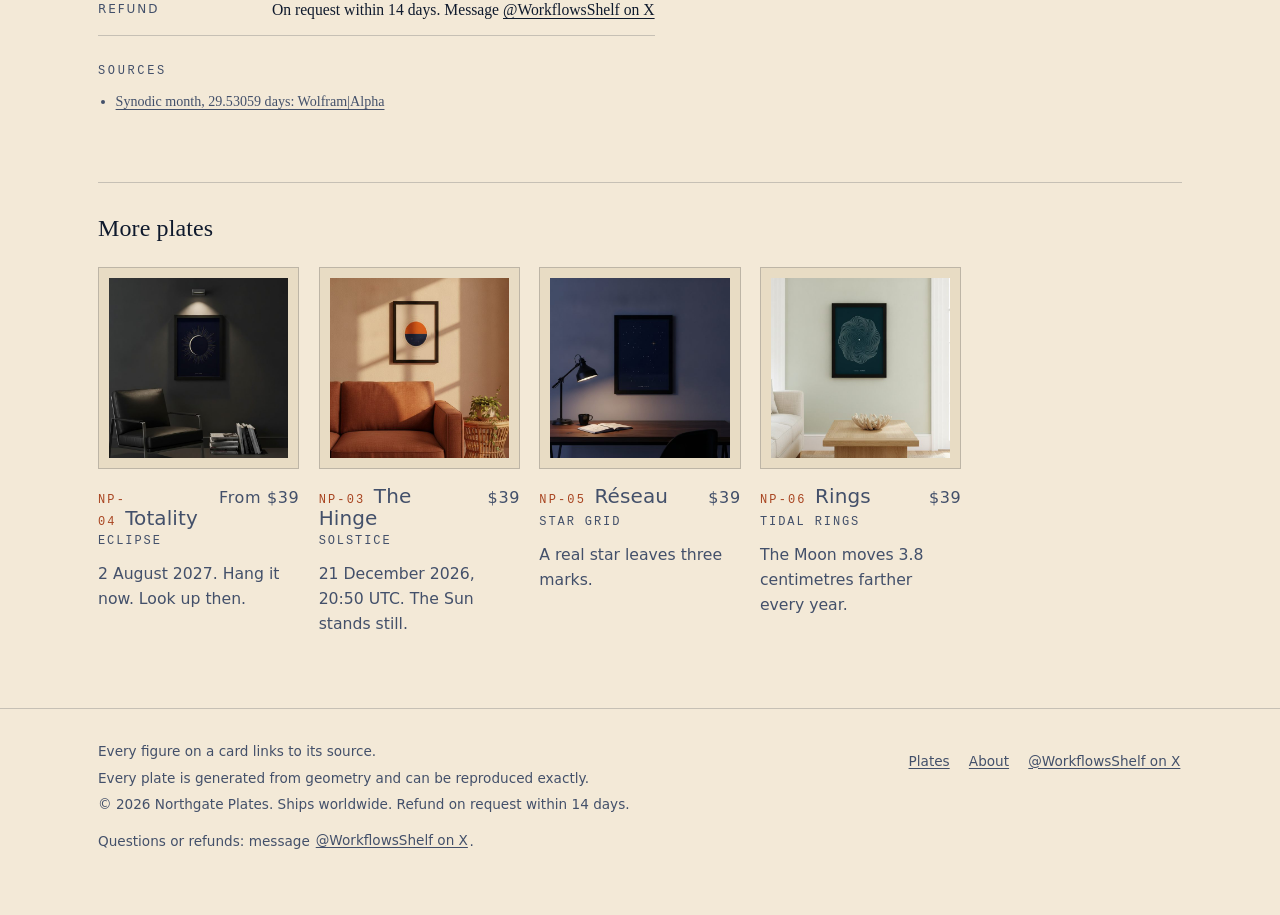
<file: lunar-cycle-large.html>
<!doctype html>
<html lang="en">
<head>
<meta charset="utf-8">
<meta name="viewport" content="width=device-width, initial-scale=1">
<title>Lunation (Lunar Cycle), 18 × 24 in | Northgate Plates</title>
<meta name="description" content="Everyone is born under one of eight Moons. A lunation lasts 29 days, 12 hours, 44 minutes.">
<meta name="theme-color" content="#F3E9D7">
<link rel="canonical" href="https://ceo525.github.io/northgate-shop/lunar-cycle-large.html"><meta property="og:title" content="Lunation (Lunar Cycle), 18 × 24 in | Northgate Plates"><meta property="og:description" content="Everyone is born under one of eight Moons. A lunation lasts 29 days, 12 hours, 44 minutes."><meta property="og:type" content="website"><meta property="og:image" content="https://ceo525.github.io/northgate-shop/art/og/og-lunar-cycle.jpg"><meta property="og:image:width" content="1200"><meta property="og:image:height" content="630"><meta property="og:image:alt" content="NP-01 Lunation: Everyone is born under one of eight Moons. From $39, ships worldwide."><meta name="twitter:card" content="summary_large_image"><meta name="twitter:image" content="https://ceo525.github.io/northgate-shop/art/og/og-lunar-cycle.jpg"><meta name="twitter:image:alt" content="NP-01 Lunation: Everyone is born under one of eight Moons. From $39, ships worldwide.">
<link rel="icon" href="favicon.svg" type="image/svg+xml">

<link rel="stylesheet" href="style.css?v=0793f91aeb">
<script type="application/ld+json">{"@context": "https://schema.org", "@type": "Product", "name": "Lunation (Lunar Cycle), 18 × 24 in", "description": "Everyone is born under one of eight Moons.", "image": "https://ceo525.github.io/northgate-shop/art/web/lunar-cycle-1200.jpg", "brand": {"@type": "Brand", "name": "Northgate Plates"}, "offers": {"@type": "Offer", "price": "49", "priceCurrency": "USD", "availability": "https://schema.org/InStock", "url": "https://ceo525.github.io/northgate-shop/lunar-cycle-large.html", "shippingDetails": {"@type": "OfferShippingDetails", "shippingRate": {"@type": "MonetaryAmount", "value": "0", "currency": "USD"}, "shippingDestination": [{"@type": "DefinedRegion", "addressCountry": "AD"}, {"@type": "DefinedRegion", "addressCountry": "AE"}, {"@type": "DefinedRegion", "addressCountry": "AL"}, {"@type": "DefinedRegion", "addressCountry": "AM"}, {"@type": "DefinedRegion", "addressCountry": "AT"}, {"@type": "DefinedRegion", "addressCountry": "AU"}, {"@type": "DefinedRegion", "addressCountry": "AX"}, {"@type": "DefinedRegion", "addressCountry": "BA"}, {"@type": "DefinedRegion", "addressCountry": "BE"}, {"@type": "DefinedRegion", "addressCountry": "BG"}, {"@type": "DefinedRegion", "addressCountry": "BY"}, {"@type": "DefinedRegion", "addressCountry": "CA"}, {"@type": "DefinedRegion", "addressCountry": "CH"}, {"@type": "DefinedRegion", "addressCountry": "CN"}, {"@type": "DefinedRegion", "addressCountry": "CY"}, {"@type": "DefinedRegion", "addressCountry": "CZ"}, {"@type": "DefinedRegion", "addressCountry": "DE"}, {"@type": "DefinedRegion", "addressCountry": "DK"}, {"@type": "DefinedRegion", "addressCountry": "EE"}, {"@type": "DefinedRegion", "addressCountry": "ES"}, {"@type": "DefinedRegion", "addressCountry": "FI"}, {"@type": "DefinedRegion", "addressCountry": "FO"}, {"@type": "DefinedRegion", "addressCountry": "FR"}, {"@type": "DefinedRegion", "addressCountry": "GB"}, {"@type": "DefinedRegion", "addressCountry": "GE"}, {"@type": "DefinedRegion", "addressCountry": "GG"}, {"@type": "DefinedRegion", "addressCountry": "GI"}, {"@type": "DefinedRegion", "addressCountry": "GL"}, {"@type": "DefinedRegion", "addressCountry": "GR"}, {"@type": "DefinedRegion", "addressCountry": "HK"}, {"@type": "DefinedRegion", "addressCountry": "HR"}, {"@type": "DefinedRegion", "addressCountry": "HU"}, {"@type": "DefinedRegion", "addressCountry": "ID"}, {"@type": "DefinedRegion", "addressCountry": "IE"}, {"@type": "DefinedRegion", "addressCountry": "IM"}, {"@type": "DefinedRegion", "addressCountry": "IN"}, {"@type": "DefinedRegion", "addressCountry": "IQ"}, {"@type": "DefinedRegion", "addressCountry": "IS"}, {"@type": "DefinedRegion", "addressCountry": "IT"}, {"@type": "DefinedRegion", "addressCountry": "JE"}, {"@type": "DefinedRegion", "addressCountry": "JP"}, {"@type": "DefinedRegion", "addressCountry": "KR"}, {"@type": "DefinedRegion", "addressCountry": "LI"}, {"@type": "DefinedRegion", "addressCountry": "LT"}, {"@type": "DefinedRegion", "addressCountry": "LU"}, {"@type": "DefinedRegion", "addressCountry": "LV"}, {"@type": "DefinedRegion", "addressCountry": "MC"}, {"@type": "DefinedRegion", "addressCountry": "MD"}, {"@type": "DefinedRegion", "addressCountry": "ME"}, {"@type": "DefinedRegion", "addressCountry": "MK"}, {"@type": "DefinedRegion", "addressCountry": "MT"}, {"@type": "DefinedRegion", "addressCountry": "MV"}, {"@type": "DefinedRegion", "addressCountry": "MY"}, {"@type": "DefinedRegion", "addressCountry": "NL"}, {"@type": "DefinedRegion", "addressCountry": "NO"}, {"@type": "DefinedRegion", "addressCountry": "NZ"}, {"@type": "DefinedRegion", "addressCountry": "PH"}, {"@type": "DefinedRegion", "addressCountry": "PL"}, {"@type": "DefinedRegion", "addressCountry": "PT"}, {"@type": "DefinedRegion", "addressCountry": "RO"}, {"@type": "DefinedRegion", "addressCountry": "RS"}, {"@type": "DefinedRegion", "addressCountry": "SA"}, {"@type": "DefinedRegion", "addressCountry": "SE"}, {"@type": "DefinedRegion", "addressCountry": "SG"}, {"@type": "DefinedRegion", "addressCountry": "SI"}, {"@type": "DefinedRegion", "addressCountry": "SK"}, {"@type": "DefinedRegion", "addressCountry": "SM"}, {"@type": "DefinedRegion", "addressCountry": "TH"}, {"@type": "DefinedRegion", "addressCountry": "TR"}, {"@type": "DefinedRegion", "addressCountry": "TW"}, {"@type": "DefinedRegion", "addressCountry": "UA"}, {"@type": "DefinedRegion", "addressCountry": "US"}, {"@type": "DefinedRegion", "addressCountry": "VA"}, {"@type": "DefinedRegion", "addressCountry": "VN"}, {"@type": "DefinedRegion", "addressCountry": "XK"}, {"@type": "DefinedRegion", "addressCountry": "YT"}, {"@type": "DefinedRegion", "addressCountry": "ZA"}, {"@type": "DefinedRegion", "addressCountry": "ZM"}, {"@type": "DefinedRegion", "addressCountry": "ZW"}]}}}</script>
</head>
<body>
<a class="skip" href="#main">Skip to content</a>
<header class="site-head">
<div class="wrap head-in">
<a class="mark" href="index.html" aria-label="Northgate Plates, home">Northgate<span>Plates</span></a>
<nav class="nav" aria-label="Main"><a href="index.html#plates">Plates</a><a href="about.html">About</a></nav>
</div>
</header>
<main id="main">
<div class="wrap">
<p class="crumbs"><a href="index.html#plates">All plates</a> / Lunation</p>
<article class="product" aria-labelledby="h">
<figure class="plate-art" style="--ground:#0F1A2E"><img src="art/web/lunar-cycle-1200.jpg" width="1200" height="1600" alt="Eight moon phases in a vertical column, cream on midnight navy, each labelled in small capitals."><figcaption>The artwork itself, as printed.</figcaption></figure>
<div class="info">
<p class="cat"><span class="np">NP-01</span> North Gate</p>
<h1 id="h">Lunation</h1>
<p class="subtitle">Lunar Cycle</p>
<p class="lede">Everyone is born under one of eight Moons.</p>
<p class="price-line"><span class="price">$49</span> <small data-ship>Shipping included</small></p>
<nav class="sizes" aria-label="Size"><a href="lunar-cycle.html">12 × 16 in, $39</a><a href="lunar-cycle-large.html" aria-current="page">18 × 24 in, $49</a></nav>
<div class="ship-to" hidden><label for="country">Shipping to</label><select id="country" data-z2ship="36" data-z3ship="82"><option value="">Choose your country</option></select><span class="ship-note" data-ship>Shipping included</span></div>
<a class="btn block" data-buy href="https://buy.stripe.com/aFa7sN7eS1982E0e5t7wA06" data-z1="https://buy.stripe.com/aFa7sN7eS1982E0e5t7wA06" data-z2="https://buy.stripe.com/00w5kF56K6ts3I48L97wA0n" data-z3="https://buy.stripe.com/cNi9AVar47xw92o0eD7wA0o" data-name="Lunation, 18 × 24 in" data-price="49" aria-label="Buy this plate, Lunation, 18 × 24 in, $49">Buy this plate</a>
<p class="small-print" data-gift hidden></p>
<p class="small-print">Made after you order. Ships unframed, worldwide.</p>
<p class="other-regions">Shipping is included to 79 countries, among them the US, UK, Canada, Australia, Japan and most of Europe. Shipping somewhere else? <a href="https://buy.stripe.com/00w5kF56K6ts3I48L97wA0n">Order with $36 shipping</a> or <a href="https://buy.stripe.com/cNi9AVar47xw92o0eD7wA0o">with $82 shipping</a>. Checkout lists the countries each one covers.</p>
<p class="contact">Questions or refunds: message <a href="https://x.com/WorkflowsShelf" rel="noopener">@WorkflowsShelf on X</a>.</p>
</div>
<div class="detail">
<section class="logcard" aria-labelledby="ch">
<h2 id="ch">The card</h2>
<p class="obs">NP-01 Lunation. Synodic month, 29.53059 days, the same phase everywhere on Earth</p>
<p>A lunation is one full cycle of the Moon&#x27;s phases: 29 days, 12 hours, 44 minutes. Every birth, wedding and first meeting fell on one of these eight. Find the night. Find the Moon.</p>

<p class="src">Source: Wolfram|Alpha, synodic month, 29.53059 days.</p>
</section>
<p class="sheet">The sheet is lettered LUNAR CYCLE. Eight discs in a column, numbered I to VIII, cream on a midnight ground.</p>
<section class="retell" aria-labelledby="rh"><h2 id="rh">When someone asks</h2><p>Everyone is born under one of eight Moons. Most people have never looked up which.</p></section>
<dl class="details">
<div><dt>Size</dt><dd>18 × 24 in (45 × 60 cm)</dd></div>
<div><dt>Paper</dt><dd>Giclée on 200gsm enhanced matte art paper</dd></div>
<div><dt>Made</dt><dd>To order, after you buy</dd></div>
<div><dt>Ships to</dt><dd>Worldwide. Included to 79 countries, $36 or $82 elsewhere</dd></div>
<div><dt>Refund</dt><dd>On request within 14 days. Message <a href="https://x.com/WorkflowsShelf" rel="noopener">@WorkflowsShelf on X</a></dd></div>
</dl>
<section class="sources" aria-labelledby="sh"><h2 id="sh">Sources</h2><ul><li><a href="https://www.wolframalpha.com/input?i=synodic+month" rel="noopener">Synodic month, 29.53059 days: Wolfram|Alpha</a></li></ul></section>

</div>
</article>
<section class="more" aria-labelledby="mh">
<h2 id="mh">More plates</h2>
<ul class="grid small"><li class="card"><a class="plate" href="eclipse.html" tabindex="-1" aria-hidden="true"><img src="art/plates/eclipse-640.jpg" width="640" height="640" loading="lazy" alt=""></a><div class="meta"><h3><a href="eclipse.html"><span class="np">NP-04</span>Totality</a></h3><span class="price">From $39</span></div><p class="spec">Eclipse</p><p class="line">2 August 2027. Hang it now. Look up then.</p></li><li class="card"><a class="plate" href="solstice.html" tabindex="-1" aria-hidden="true"><img src="art/plates/solstice-640.jpg" width="640" height="640" loading="lazy" alt=""></a><div class="meta"><h3><a href="solstice.html"><span class="np">NP-03</span>The Hinge</a></h3><span class="price">$39</span></div><p class="spec">Solstice</p><p class="line">21 December 2026, 20:50 UTC. The Sun stands still.</p></li><li class="card"><a class="plate" href="star-grid.html" tabindex="-1" aria-hidden="true"><img src="art/plates/star-grid-640.jpg" width="640" height="640" loading="lazy" alt=""></a><div class="meta"><h3><a href="star-grid.html"><span class="np">NP-05</span>Réseau</a></h3><span class="price">$39</span></div><p class="spec">Star Grid</p><p class="line">A real star leaves three marks.</p></li><li class="card"><a class="plate" href="tidal-rings.html" tabindex="-1" aria-hidden="true"><img src="art/plates/tidal-rings-640.jpg" width="640" height="640" loading="lazy" alt=""></a><div class="meta"><h3><a href="tidal-rings.html"><span class="np">NP-06</span>Rings</a></h3><span class="price">$39</span></div><p class="spec">Tidal Rings</p><p class="line">The Moon moves 3.8 centimetres farther every year.</p></li></ul>
</section>
</div>
</main>
<footer class="site-foot">
<div class="wrap foot-in">
<div>
<p>Every figure on a card links to its source.</p>
<p>Every plate is generated from geometry and can be reproduced exactly.</p>
<p>&copy; 2026 Northgate Plates. Ships worldwide. Refund on request within 14 days.</p>
<p class="contact">Questions or refunds: message <a href="https://x.com/WorkflowsShelf" rel="noopener">@WorkflowsShelf on X</a>.</p>
</div>
<nav aria-label="Footer"><a href="index.html#plates">Plates</a><a href="about.html">About</a><a href="https://x.com/WorkflowsShelf" rel="noopener">@WorkflowsShelf on X</a></nav>
</div>
</footer>
<script src="site.js?v=5b7a52e599" defer></script>
<script src="counter.js" data-site="ng" data-page="lunar-cycle-large"></script>
</body>
</html>
</file>
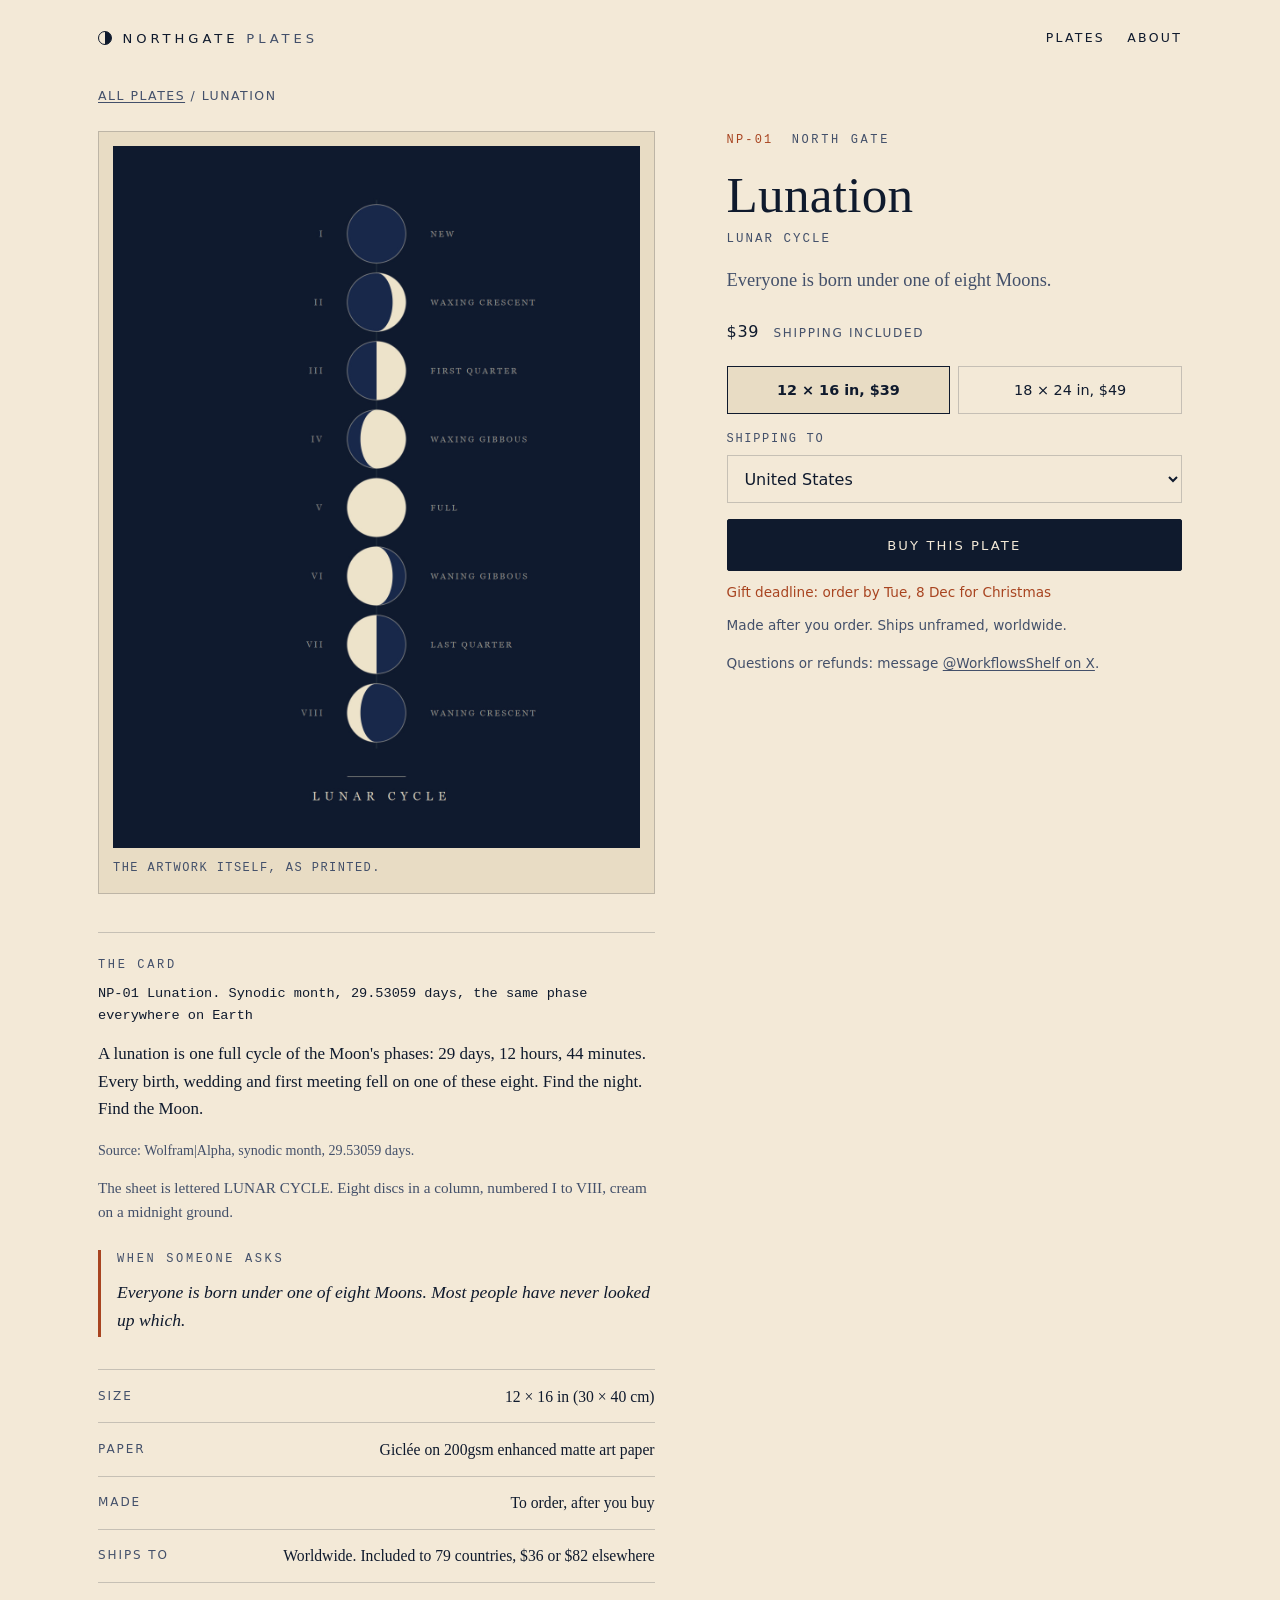
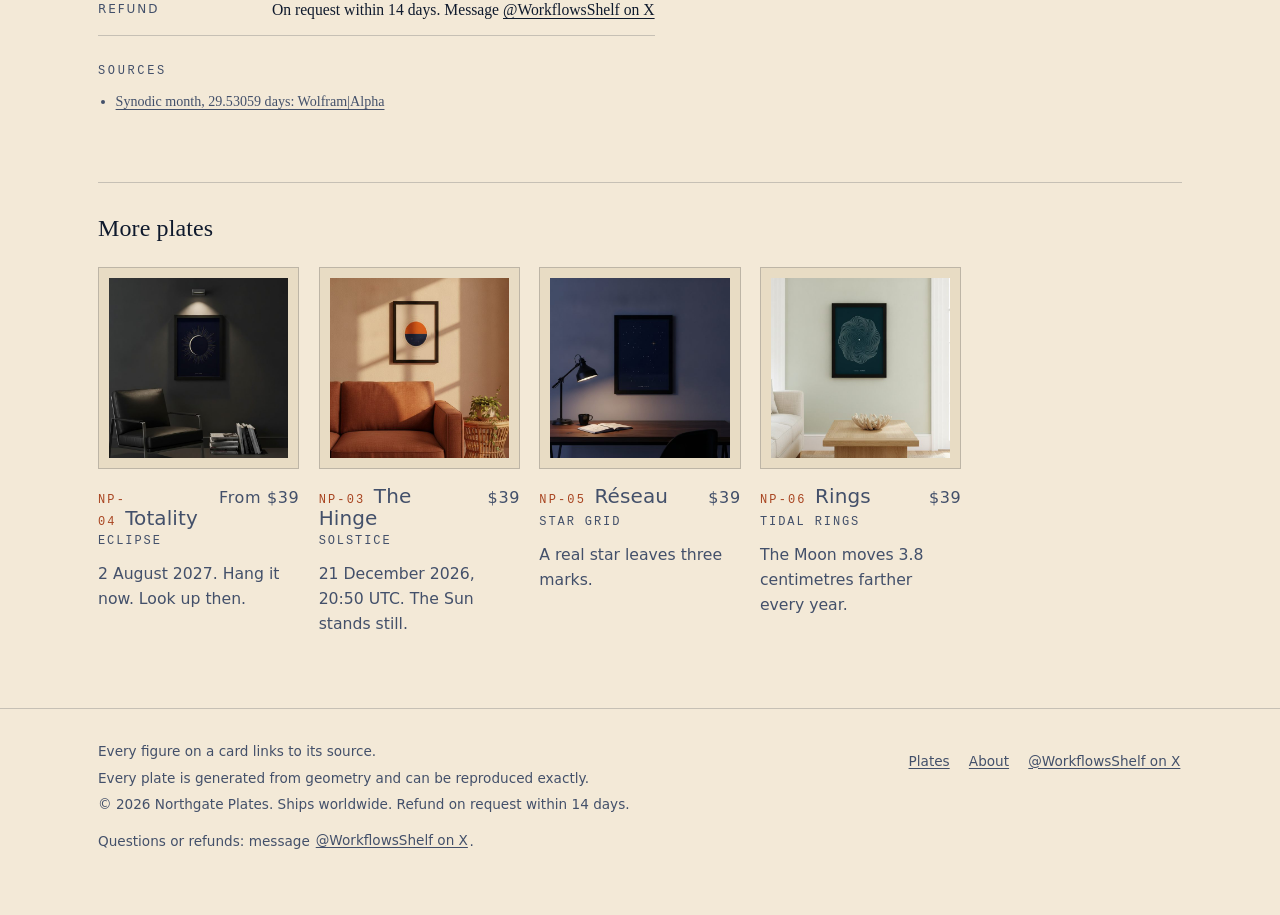
<file: lunar-cycle.html>
<!doctype html>
<html lang="en">
<head>
<meta charset="utf-8">
<meta name="viewport" content="width=device-width, initial-scale=1">
<title>Lunation (Lunar Cycle), 12 × 16 in | Northgate Plates</title>
<meta name="description" content="Everyone is born under one of eight Moons. A lunation lasts 29 days, 12 hours, 44 minutes.">
<meta name="theme-color" content="#F3E9D7">
<link rel="canonical" href="https://ceo525.github.io/northgate-shop/lunar-cycle.html"><meta property="og:title" content="Lunation (Lunar Cycle), 12 × 16 in | Northgate Plates"><meta property="og:description" content="Everyone is born under one of eight Moons. A lunation lasts 29 days, 12 hours, 44 minutes."><meta property="og:type" content="website"><meta property="og:image" content="https://ceo525.github.io/northgate-shop/art/og/og-lunar-cycle.jpg"><meta property="og:image:width" content="1200"><meta property="og:image:height" content="630"><meta property="og:image:alt" content="NP-01 Lunation: Everyone is born under one of eight Moons. From $39, ships worldwide."><meta name="twitter:card" content="summary_large_image"><meta name="twitter:image" content="https://ceo525.github.io/northgate-shop/art/og/og-lunar-cycle.jpg"><meta name="twitter:image:alt" content="NP-01 Lunation: Everyone is born under one of eight Moons. From $39, ships worldwide.">
<link rel="icon" href="favicon.svg" type="image/svg+xml">

<link rel="stylesheet" href="style.css?v=0793f91aeb">
<script type="application/ld+json">{"@context": "https://schema.org", "@type": "Product", "name": "Lunation (Lunar Cycle), 12 × 16 in", "description": "Everyone is born under one of eight Moons.", "image": "https://ceo525.github.io/northgate-shop/art/web/lunar-cycle-1200.jpg", "brand": {"@type": "Brand", "name": "Northgate Plates"}, "offers": {"@type": "Offer", "price": "39", "priceCurrency": "USD", "availability": "https://schema.org/InStock", "url": "https://ceo525.github.io/northgate-shop/lunar-cycle.html", "shippingDetails": {"@type": "OfferShippingDetails", "shippingRate": {"@type": "MonetaryAmount", "value": "0", "currency": "USD"}, "shippingDestination": [{"@type": "DefinedRegion", "addressCountry": "AD"}, {"@type": "DefinedRegion", "addressCountry": "AE"}, {"@type": "DefinedRegion", "addressCountry": "AL"}, {"@type": "DefinedRegion", "addressCountry": "AM"}, {"@type": "DefinedRegion", "addressCountry": "AT"}, {"@type": "DefinedRegion", "addressCountry": "AU"}, {"@type": "DefinedRegion", "addressCountry": "AX"}, {"@type": "DefinedRegion", "addressCountry": "BA"}, {"@type": "DefinedRegion", "addressCountry": "BE"}, {"@type": "DefinedRegion", "addressCountry": "BG"}, {"@type": "DefinedRegion", "addressCountry": "BY"}, {"@type": "DefinedRegion", "addressCountry": "CA"}, {"@type": "DefinedRegion", "addressCountry": "CH"}, {"@type": "DefinedRegion", "addressCountry": "CN"}, {"@type": "DefinedRegion", "addressCountry": "CY"}, {"@type": "DefinedRegion", "addressCountry": "CZ"}, {"@type": "DefinedRegion", "addressCountry": "DE"}, {"@type": "DefinedRegion", "addressCountry": "DK"}, {"@type": "DefinedRegion", "addressCountry": "EE"}, {"@type": "DefinedRegion", "addressCountry": "ES"}, {"@type": "DefinedRegion", "addressCountry": "FI"}, {"@type": "DefinedRegion", "addressCountry": "FO"}, {"@type": "DefinedRegion", "addressCountry": "FR"}, {"@type": "DefinedRegion", "addressCountry": "GB"}, {"@type": "DefinedRegion", "addressCountry": "GE"}, {"@type": "DefinedRegion", "addressCountry": "GG"}, {"@type": "DefinedRegion", "addressCountry": "GI"}, {"@type": "DefinedRegion", "addressCountry": "GL"}, {"@type": "DefinedRegion", "addressCountry": "GR"}, {"@type": "DefinedRegion", "addressCountry": "HK"}, {"@type": "DefinedRegion", "addressCountry": "HR"}, {"@type": "DefinedRegion", "addressCountry": "HU"}, {"@type": "DefinedRegion", "addressCountry": "ID"}, {"@type": "DefinedRegion", "addressCountry": "IE"}, {"@type": "DefinedRegion", "addressCountry": "IM"}, {"@type": "DefinedRegion", "addressCountry": "IN"}, {"@type": "DefinedRegion", "addressCountry": "IQ"}, {"@type": "DefinedRegion", "addressCountry": "IS"}, {"@type": "DefinedRegion", "addressCountry": "IT"}, {"@type": "DefinedRegion", "addressCountry": "JE"}, {"@type": "DefinedRegion", "addressCountry": "JP"}, {"@type": "DefinedRegion", "addressCountry": "KR"}, {"@type": "DefinedRegion", "addressCountry": "LI"}, {"@type": "DefinedRegion", "addressCountry": "LT"}, {"@type": "DefinedRegion", "addressCountry": "LU"}, {"@type": "DefinedRegion", "addressCountry": "LV"}, {"@type": "DefinedRegion", "addressCountry": "MC"}, {"@type": "DefinedRegion", "addressCountry": "MD"}, {"@type": "DefinedRegion", "addressCountry": "ME"}, {"@type": "DefinedRegion", "addressCountry": "MK"}, {"@type": "DefinedRegion", "addressCountry": "MT"}, {"@type": "DefinedRegion", "addressCountry": "MV"}, {"@type": "DefinedRegion", "addressCountry": "MY"}, {"@type": "DefinedRegion", "addressCountry": "NL"}, {"@type": "DefinedRegion", "addressCountry": "NO"}, {"@type": "DefinedRegion", "addressCountry": "NZ"}, {"@type": "DefinedRegion", "addressCountry": "PH"}, {"@type": "DefinedRegion", "addressCountry": "PL"}, {"@type": "DefinedRegion", "addressCountry": "PT"}, {"@type": "DefinedRegion", "addressCountry": "RO"}, {"@type": "DefinedRegion", "addressCountry": "RS"}, {"@type": "DefinedRegion", "addressCountry": "SA"}, {"@type": "DefinedRegion", "addressCountry": "SE"}, {"@type": "DefinedRegion", "addressCountry": "SG"}, {"@type": "DefinedRegion", "addressCountry": "SI"}, {"@type": "DefinedRegion", "addressCountry": "SK"}, {"@type": "DefinedRegion", "addressCountry": "SM"}, {"@type": "DefinedRegion", "addressCountry": "TH"}, {"@type": "DefinedRegion", "addressCountry": "TR"}, {"@type": "DefinedRegion", "addressCountry": "TW"}, {"@type": "DefinedRegion", "addressCountry": "UA"}, {"@type": "DefinedRegion", "addressCountry": "US"}, {"@type": "DefinedRegion", "addressCountry": "VA"}, {"@type": "DefinedRegion", "addressCountry": "VN"}, {"@type": "DefinedRegion", "addressCountry": "XK"}, {"@type": "DefinedRegion", "addressCountry": "YT"}, {"@type": "DefinedRegion", "addressCountry": "ZA"}, {"@type": "DefinedRegion", "addressCountry": "ZM"}, {"@type": "DefinedRegion", "addressCountry": "ZW"}]}}}</script>
</head>
<body>
<a class="skip" href="#main">Skip to content</a>
<header class="site-head">
<div class="wrap head-in">
<a class="mark" href="index.html" aria-label="Northgate Plates, home">Northgate<span>Plates</span></a>
<nav class="nav" aria-label="Main"><a href="index.html#plates">Plates</a><a href="about.html">About</a></nav>
</div>
</header>
<main id="main">
<div class="wrap">
<p class="crumbs"><a href="index.html#plates">All plates</a> / Lunation</p>
<article class="product" aria-labelledby="h">
<figure class="plate-art" style="--ground:#0F1A2E"><img src="art/web/lunar-cycle-1200.jpg" width="1200" height="1600" alt="Eight moon phases in a vertical column, cream on midnight navy, each labelled in small capitals."><figcaption>The artwork itself, as printed.</figcaption></figure>
<div class="info">
<p class="cat"><span class="np">NP-01</span> North Gate</p>
<h1 id="h">Lunation</h1>
<p class="subtitle">Lunar Cycle</p>
<p class="lede">Everyone is born under one of eight Moons.</p>
<p class="price-line"><span class="price">$39</span> <small data-ship>Shipping included</small></p>
<nav class="sizes" aria-label="Size"><a href="lunar-cycle.html" aria-current="page">12 × 16 in, $39</a><a href="lunar-cycle-large.html">18 × 24 in, $49</a></nav>
<div class="ship-to" hidden><label for="country">Shipping to</label><select id="country" data-z2ship="36" data-z3ship="82"><option value="">Choose your country</option></select><span class="ship-note" data-ship>Shipping included</span></div>
<a class="btn block" data-buy href="https://buy.stripe.com/fZu7sN6aO05492o9Pd7wA05" data-z1="https://buy.stripe.com/fZu7sN6aO05492o9Pd7wA05" data-z2="https://buy.stripe.com/8x2dRb7eS9FE4M8e5t7wA0l" data-z3="https://buy.stripe.com/eVq7sNdDg198emIbXl7wA0m" data-name="Lunation" data-price="39" aria-label="Buy this plate, Lunation, $39">Buy this plate</a>
<p class="small-print" data-gift hidden></p>
<p class="small-print">Made after you order. Ships unframed, worldwide.</p>
<p class="other-regions">Shipping is included to 79 countries, among them the US, UK, Canada, Australia, Japan and most of Europe. Shipping somewhere else? <a href="https://buy.stripe.com/8x2dRb7eS9FE4M8e5t7wA0l">Order with $36 shipping</a> or <a href="https://buy.stripe.com/eVq7sNdDg198emIbXl7wA0m">with $82 shipping</a>. Checkout lists the countries each one covers.</p>
<p class="contact">Questions or refunds: message <a href="https://x.com/WorkflowsShelf" rel="noopener">@WorkflowsShelf on X</a>.</p>
</div>
<div class="detail">
<section class="logcard" aria-labelledby="ch">
<h2 id="ch">The card</h2>
<p class="obs">NP-01 Lunation. Synodic month, 29.53059 days, the same phase everywhere on Earth</p>
<p>A lunation is one full cycle of the Moon&#x27;s phases: 29 days, 12 hours, 44 minutes. Every birth, wedding and first meeting fell on one of these eight. Find the night. Find the Moon.</p>

<p class="src">Source: Wolfram|Alpha, synodic month, 29.53059 days.</p>
</section>
<p class="sheet">The sheet is lettered LUNAR CYCLE. Eight discs in a column, numbered I to VIII, cream on a midnight ground.</p>
<section class="retell" aria-labelledby="rh"><h2 id="rh">When someone asks</h2><p>Everyone is born under one of eight Moons. Most people have never looked up which.</p></section>
<dl class="details">
<div><dt>Size</dt><dd>12 × 16 in (30 × 40 cm)</dd></div>
<div><dt>Paper</dt><dd>Giclée on 200gsm enhanced matte art paper</dd></div>
<div><dt>Made</dt><dd>To order, after you buy</dd></div>
<div><dt>Ships to</dt><dd>Worldwide. Included to 79 countries, $36 or $82 elsewhere</dd></div>
<div><dt>Refund</dt><dd>On request within 14 days. Message <a href="https://x.com/WorkflowsShelf" rel="noopener">@WorkflowsShelf on X</a></dd></div>
</dl>
<section class="sources" aria-labelledby="sh"><h2 id="sh">Sources</h2><ul><li><a href="https://www.wolframalpha.com/input?i=synodic+month" rel="noopener">Synodic month, 29.53059 days: Wolfram|Alpha</a></li></ul></section>

</div>
</article>
<section class="more" aria-labelledby="mh">
<h2 id="mh">More plates</h2>
<ul class="grid small"><li class="card"><a class="plate" href="eclipse.html" tabindex="-1" aria-hidden="true"><img src="art/plates/eclipse-640.jpg" width="640" height="640" loading="lazy" alt=""></a><div class="meta"><h3><a href="eclipse.html"><span class="np">NP-04</span>Totality</a></h3><span class="price">From $39</span></div><p class="spec">Eclipse</p><p class="line">2 August 2027. Hang it now. Look up then.</p></li><li class="card"><a class="plate" href="solstice.html" tabindex="-1" aria-hidden="true"><img src="art/plates/solstice-640.jpg" width="640" height="640" loading="lazy" alt=""></a><div class="meta"><h3><a href="solstice.html"><span class="np">NP-03</span>The Hinge</a></h3><span class="price">$39</span></div><p class="spec">Solstice</p><p class="line">21 December 2026, 20:50 UTC. The Sun stands still.</p></li><li class="card"><a class="plate" href="star-grid.html" tabindex="-1" aria-hidden="true"><img src="art/plates/star-grid-640.jpg" width="640" height="640" loading="lazy" alt=""></a><div class="meta"><h3><a href="star-grid.html"><span class="np">NP-05</span>Réseau</a></h3><span class="price">$39</span></div><p class="spec">Star Grid</p><p class="line">A real star leaves three marks.</p></li><li class="card"><a class="plate" href="tidal-rings.html" tabindex="-1" aria-hidden="true"><img src="art/plates/tidal-rings-640.jpg" width="640" height="640" loading="lazy" alt=""></a><div class="meta"><h3><a href="tidal-rings.html"><span class="np">NP-06</span>Rings</a></h3><span class="price">$39</span></div><p class="spec">Tidal Rings</p><p class="line">The Moon moves 3.8 centimetres farther every year.</p></li></ul>
</section>
</div>
</main>
<footer class="site-foot">
<div class="wrap foot-in">
<div>
<p>Every figure on a card links to its source.</p>
<p>Every plate is generated from geometry and can be reproduced exactly.</p>
<p>&copy; 2026 Northgate Plates. Ships worldwide. Refund on request within 14 days.</p>
<p class="contact">Questions or refunds: message <a href="https://x.com/WorkflowsShelf" rel="noopener">@WorkflowsShelf on X</a>.</p>
</div>
<nav aria-label="Footer"><a href="index.html#plates">Plates</a><a href="about.html">About</a><a href="https://x.com/WorkflowsShelf" rel="noopener">@WorkflowsShelf on X</a></nav>
</div>
</footer>
<script src="site.js?v=5b7a52e599" defer></script>
<script src="counter.js" data-site="ng" data-page="lunar-cycle"></script>
</body>
</html>
</file>
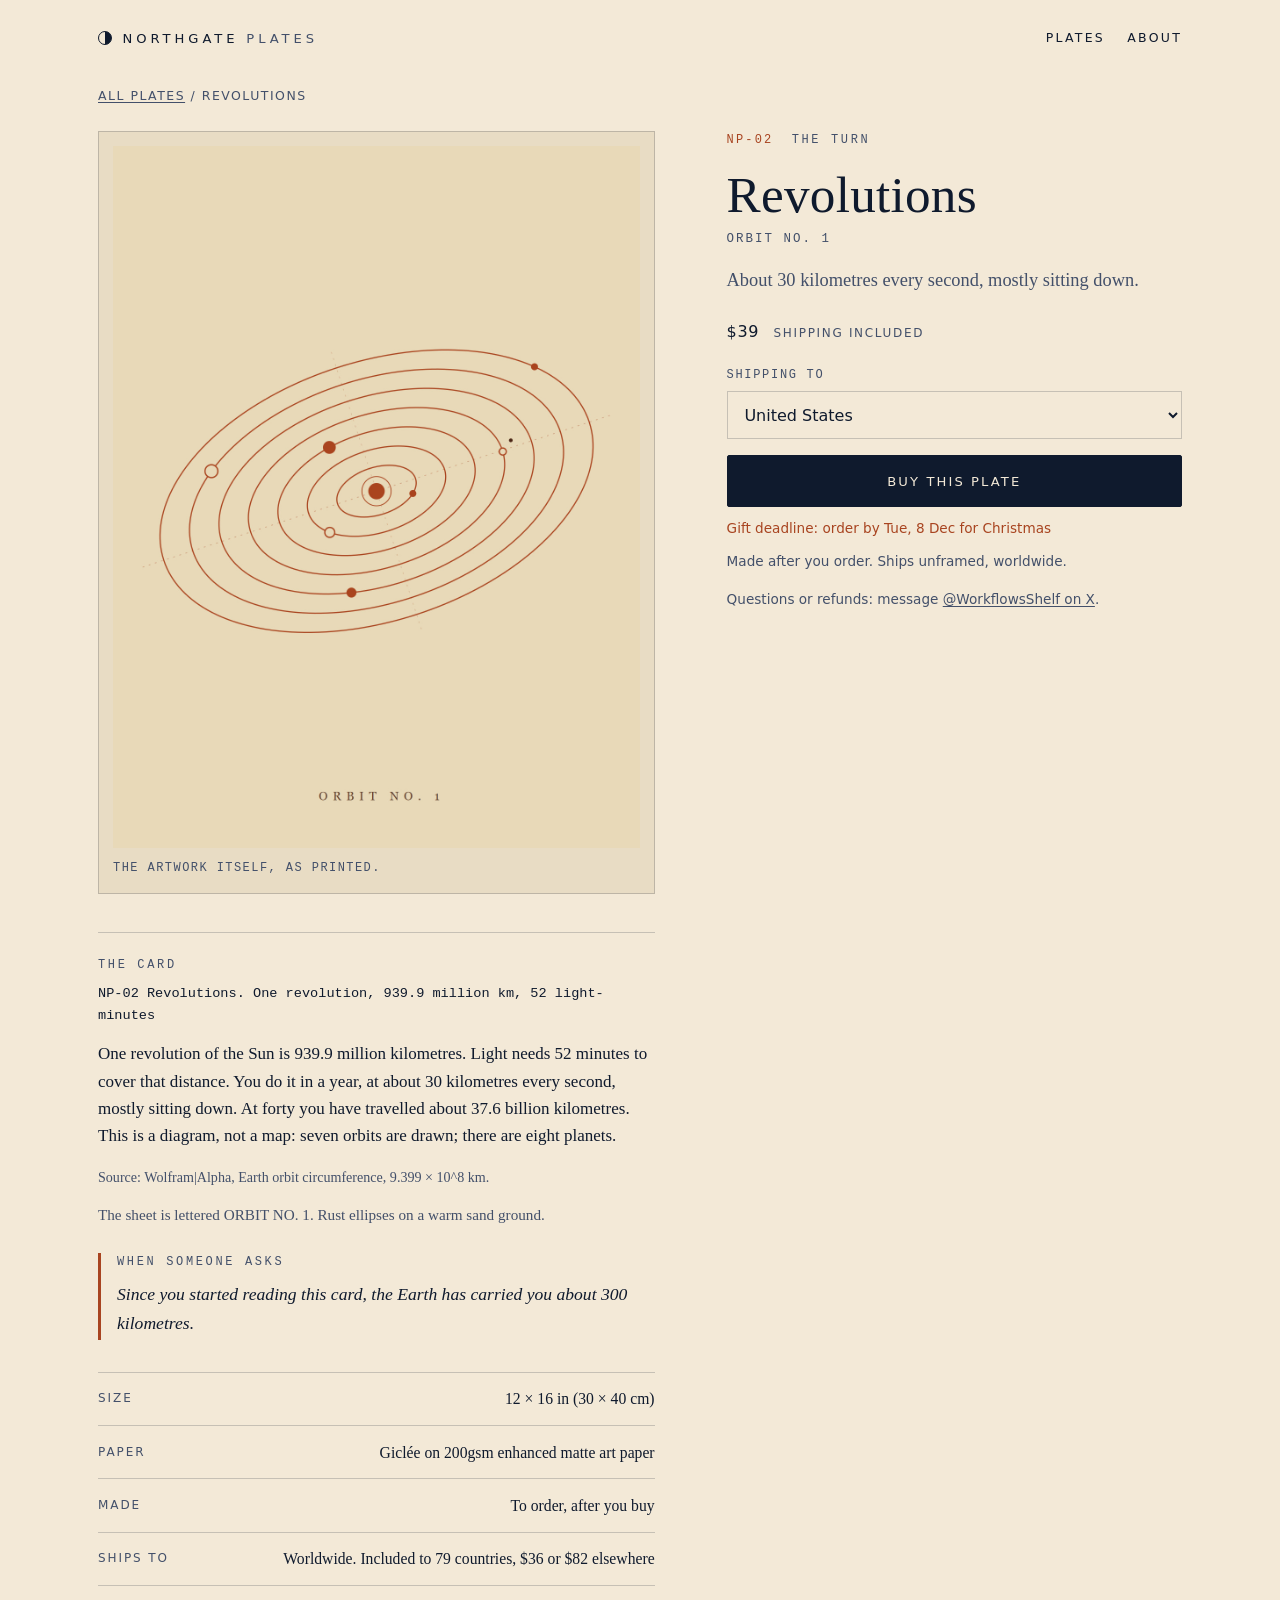
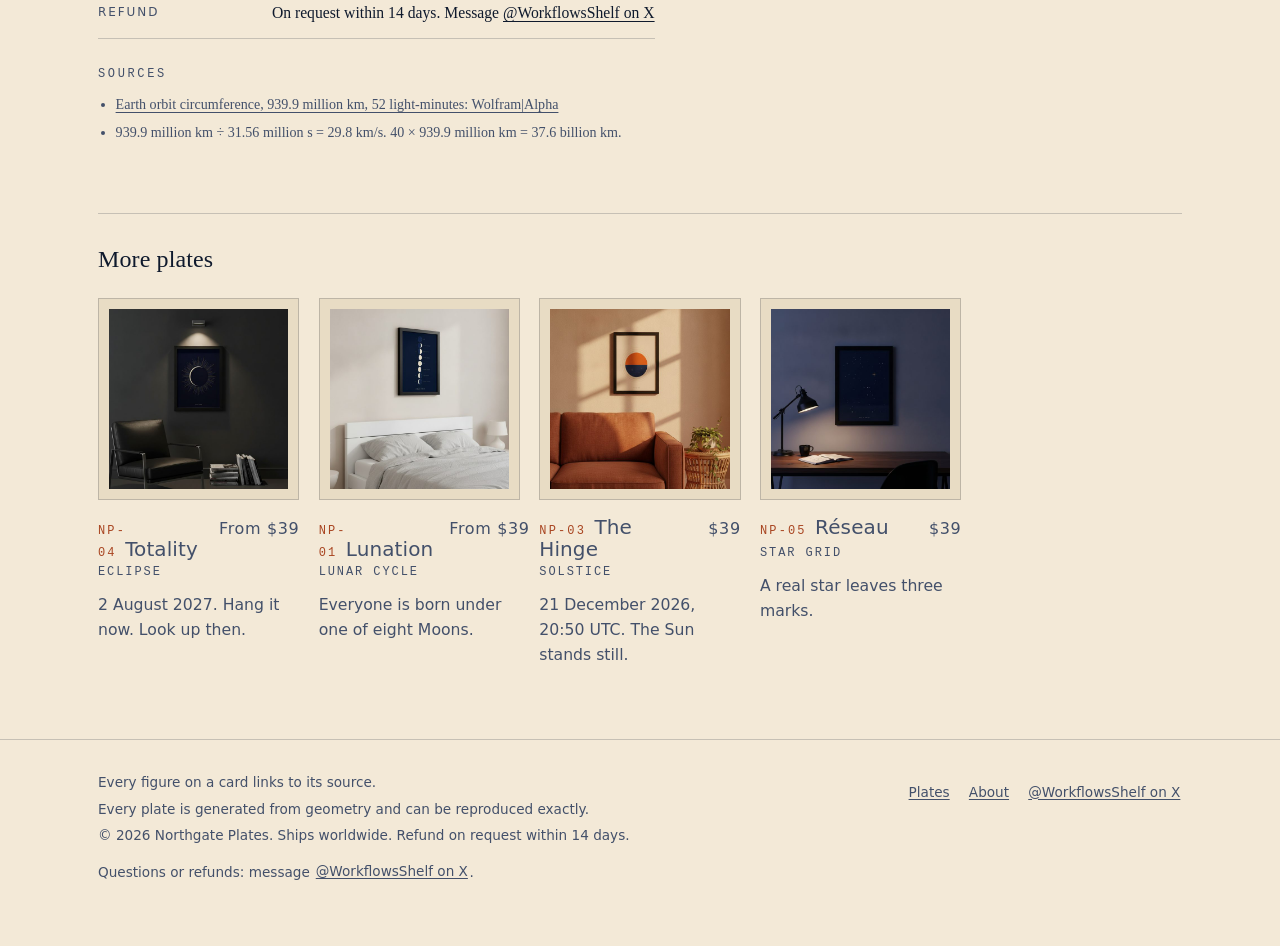
<file: orbit-no-1.html>
<!doctype html>
<html lang="en">
<head>
<meta charset="utf-8">
<meta name="viewport" content="width=device-width, initial-scale=1">
<title>Revolutions (Orbit No. 1), 12 × 16 in | Northgate Plates</title>
<meta name="description" content="One revolution of the Sun is 939.9 million kilometres. You cover it every year, at about 30 kilometres a second.">
<meta name="theme-color" content="#F3E9D7">
<link rel="canonical" href="https://ceo525.github.io/northgate-shop/orbit-no-1.html"><meta property="og:title" content="Revolutions (Orbit No. 1), 12 × 16 in | Northgate Plates"><meta property="og:description" content="One revolution of the Sun is 939.9 million kilometres. You cover it every year, at about 30 kilometres a second."><meta property="og:type" content="website"><meta property="og:image" content="https://ceo525.github.io/northgate-shop/art/og/og-orbit-no-1.jpg"><meta property="og:image:width" content="1200"><meta property="og:image:height" content="630"><meta property="og:image:alt" content="NP-02 Revolutions: About 30 kilometres every second, mostly sitting down. $39, ships worldwide."><meta name="twitter:card" content="summary_large_image"><meta name="twitter:image" content="https://ceo525.github.io/northgate-shop/art/og/og-orbit-no-1.jpg"><meta name="twitter:image:alt" content="NP-02 Revolutions: About 30 kilometres every second, mostly sitting down. $39, ships worldwide.">
<link rel="icon" href="favicon.svg" type="image/svg+xml">

<link rel="stylesheet" href="style.css?v=0793f91aeb">
<script type="application/ld+json">{"@context": "https://schema.org", "@type": "Product", "name": "Revolutions (Orbit No. 1), 12 × 16 in", "description": "About 30 kilometres every second, mostly sitting down.", "image": "https://ceo525.github.io/northgate-shop/art/web/orbit-no-1-1200.jpg", "brand": {"@type": "Brand", "name": "Northgate Plates"}, "offers": {"@type": "Offer", "price": "39", "priceCurrency": "USD", "availability": "https://schema.org/InStock", "url": "https://ceo525.github.io/northgate-shop/orbit-no-1.html", "shippingDetails": {"@type": "OfferShippingDetails", "shippingRate": {"@type": "MonetaryAmount", "value": "0", "currency": "USD"}, "shippingDestination": [{"@type": "DefinedRegion", "addressCountry": "AD"}, {"@type": "DefinedRegion", "addressCountry": "AE"}, {"@type": "DefinedRegion", "addressCountry": "AL"}, {"@type": "DefinedRegion", "addressCountry": "AM"}, {"@type": "DefinedRegion", "addressCountry": "AT"}, {"@type": "DefinedRegion", "addressCountry": "AU"}, {"@type": "DefinedRegion", "addressCountry": "AX"}, {"@type": "DefinedRegion", "addressCountry": "BA"}, {"@type": "DefinedRegion", "addressCountry": "BE"}, {"@type": "DefinedRegion", "addressCountry": "BG"}, {"@type": "DefinedRegion", "addressCountry": "BY"}, {"@type": "DefinedRegion", "addressCountry": "CA"}, {"@type": "DefinedRegion", "addressCountry": "CH"}, {"@type": "DefinedRegion", "addressCountry": "CN"}, {"@type": "DefinedRegion", "addressCountry": "CY"}, {"@type": "DefinedRegion", "addressCountry": "CZ"}, {"@type": "DefinedRegion", "addressCountry": "DE"}, {"@type": "DefinedRegion", "addressCountry": "DK"}, {"@type": "DefinedRegion", "addressCountry": "EE"}, {"@type": "DefinedRegion", "addressCountry": "ES"}, {"@type": "DefinedRegion", "addressCountry": "FI"}, {"@type": "DefinedRegion", "addressCountry": "FO"}, {"@type": "DefinedRegion", "addressCountry": "FR"}, {"@type": "DefinedRegion", "addressCountry": "GB"}, {"@type": "DefinedRegion", "addressCountry": "GE"}, {"@type": "DefinedRegion", "addressCountry": "GG"}, {"@type": "DefinedRegion", "addressCountry": "GI"}, {"@type": "DefinedRegion", "addressCountry": "GL"}, {"@type": "DefinedRegion", "addressCountry": "GR"}, {"@type": "DefinedRegion", "addressCountry": "HK"}, {"@type": "DefinedRegion", "addressCountry": "HR"}, {"@type": "DefinedRegion", "addressCountry": "HU"}, {"@type": "DefinedRegion", "addressCountry": "ID"}, {"@type": "DefinedRegion", "addressCountry": "IE"}, {"@type": "DefinedRegion", "addressCountry": "IM"}, {"@type": "DefinedRegion", "addressCountry": "IN"}, {"@type": "DefinedRegion", "addressCountry": "IQ"}, {"@type": "DefinedRegion", "addressCountry": "IS"}, {"@type": "DefinedRegion", "addressCountry": "IT"}, {"@type": "DefinedRegion", "addressCountry": "JE"}, {"@type": "DefinedRegion", "addressCountry": "JP"}, {"@type": "DefinedRegion", "addressCountry": "KR"}, {"@type": "DefinedRegion", "addressCountry": "LI"}, {"@type": "DefinedRegion", "addressCountry": "LT"}, {"@type": "DefinedRegion", "addressCountry": "LU"}, {"@type": "DefinedRegion", "addressCountry": "LV"}, {"@type": "DefinedRegion", "addressCountry": "MC"}, {"@type": "DefinedRegion", "addressCountry": "MD"}, {"@type": "DefinedRegion", "addressCountry": "ME"}, {"@type": "DefinedRegion", "addressCountry": "MK"}, {"@type": "DefinedRegion", "addressCountry": "MT"}, {"@type": "DefinedRegion", "addressCountry": "MV"}, {"@type": "DefinedRegion", "addressCountry": "MY"}, {"@type": "DefinedRegion", "addressCountry": "NL"}, {"@type": "DefinedRegion", "addressCountry": "NO"}, {"@type": "DefinedRegion", "addressCountry": "NZ"}, {"@type": "DefinedRegion", "addressCountry": "PH"}, {"@type": "DefinedRegion", "addressCountry": "PL"}, {"@type": "DefinedRegion", "addressCountry": "PT"}, {"@type": "DefinedRegion", "addressCountry": "RO"}, {"@type": "DefinedRegion", "addressCountry": "RS"}, {"@type": "DefinedRegion", "addressCountry": "SA"}, {"@type": "DefinedRegion", "addressCountry": "SE"}, {"@type": "DefinedRegion", "addressCountry": "SG"}, {"@type": "DefinedRegion", "addressCountry": "SI"}, {"@type": "DefinedRegion", "addressCountry": "SK"}, {"@type": "DefinedRegion", "addressCountry": "SM"}, {"@type": "DefinedRegion", "addressCountry": "TH"}, {"@type": "DefinedRegion", "addressCountry": "TR"}, {"@type": "DefinedRegion", "addressCountry": "TW"}, {"@type": "DefinedRegion", "addressCountry": "UA"}, {"@type": "DefinedRegion", "addressCountry": "US"}, {"@type": "DefinedRegion", "addressCountry": "VA"}, {"@type": "DefinedRegion", "addressCountry": "VN"}, {"@type": "DefinedRegion", "addressCountry": "XK"}, {"@type": "DefinedRegion", "addressCountry": "YT"}, {"@type": "DefinedRegion", "addressCountry": "ZA"}, {"@type": "DefinedRegion", "addressCountry": "ZM"}, {"@type": "DefinedRegion", "addressCountry": "ZW"}]}}}</script>
</head>
<body>
<a class="skip" href="#main">Skip to content</a>
<header class="site-head">
<div class="wrap head-in">
<a class="mark" href="index.html" aria-label="Northgate Plates, home">Northgate<span>Plates</span></a>
<nav class="nav" aria-label="Main"><a href="index.html#plates">Plates</a><a href="about.html">About</a></nav>
</div>
</header>
<main id="main">
<div class="wrap">
<p class="crumbs"><a href="index.html#plates">All plates</a> / Revolutions</p>
<article class="product" aria-labelledby="h">
<figure class="plate-art" style="--ground:#E8D9B8"><img src="art/web/orbit-no-1-1200.jpg" width="1200" height="1600" alt="Nested tilted ellipses around a central sun, rust lines on a warm sand ground."><figcaption>The artwork itself, as printed.</figcaption></figure>
<div class="info">
<p class="cat"><span class="np">NP-02</span> The Turn</p>
<h1 id="h">Revolutions</h1>
<p class="subtitle">Orbit No. 1</p>
<p class="lede">About 30 kilometres every second, mostly sitting down.</p>
<p class="price-line"><span class="price">$39</span> <small data-ship>Shipping included</small></p>

<div class="ship-to" hidden><label for="country">Shipping to</label><select id="country" data-z2ship="36" data-z3ship="82"><option value="">Choose your country</option></select><span class="ship-note" data-ship>Shipping included</span></div>
<a class="btn block" data-buy href="https://buy.stripe.com/5kQ6oJgPsg422E0aTh7wA07" data-z1="https://buy.stripe.com/5kQ6oJgPsg422E0aTh7wA07" data-z2="https://buy.stripe.com/bJe8wR7eS7xw4M8aTh7wA0p" data-z3="https://buy.stripe.com/cNieVf56K9FE3I4d1p7wA0q" data-name="Revolutions" data-price="39" aria-label="Buy this plate, Revolutions, $39">Buy this plate</a>
<p class="small-print" data-gift hidden></p>
<p class="small-print">Made after you order. Ships unframed, worldwide.</p>
<p class="other-regions">Shipping is included to 79 countries, among them the US, UK, Canada, Australia, Japan and most of Europe. Shipping somewhere else? <a href="https://buy.stripe.com/bJe8wR7eS7xw4M8aTh7wA0p">Order with $36 shipping</a> or <a href="https://buy.stripe.com/cNieVf56K9FE3I4d1p7wA0q">with $82 shipping</a>. Checkout lists the countries each one covers.</p>
<p class="contact">Questions or refunds: message <a href="https://x.com/WorkflowsShelf" rel="noopener">@WorkflowsShelf on X</a>.</p>
</div>
<div class="detail">
<section class="logcard" aria-labelledby="ch">
<h2 id="ch">The card</h2>
<p class="obs">NP-02 Revolutions. One revolution, 939.9 million km, 52 light-minutes</p>
<p>One revolution of the Sun is 939.9 million kilometres. Light needs 52 minutes to cover that distance. You do it in a year, at about 30 kilometres every second, mostly sitting down. At forty you have travelled about 37.6 billion kilometres. This is a diagram, not a map: seven orbits are drawn; there are eight planets.</p>

<p class="src">Source: Wolfram|Alpha, Earth orbit circumference, 9.399 × 10^8 km.</p>
</section>
<p class="sheet">The sheet is lettered ORBIT NO. 1. Rust ellipses on a warm sand ground.</p>
<section class="retell" aria-labelledby="rh"><h2 id="rh">When someone asks</h2><p>Since you started reading this card, the Earth has carried you about 300 kilometres.</p></section>
<dl class="details">
<div><dt>Size</dt><dd>12 × 16 in (30 × 40 cm)</dd></div>
<div><dt>Paper</dt><dd>Giclée on 200gsm enhanced matte art paper</dd></div>
<div><dt>Made</dt><dd>To order, after you buy</dd></div>
<div><dt>Ships to</dt><dd>Worldwide. Included to 79 countries, $36 or $82 elsewhere</dd></div>
<div><dt>Refund</dt><dd>On request within 14 days. Message <a href="https://x.com/WorkflowsShelf" rel="noopener">@WorkflowsShelf on X</a></dd></div>
</dl>
<section class="sources" aria-labelledby="sh"><h2 id="sh">Sources</h2><ul><li><a href="https://www.wolframalpha.com/input?i=earth+orbit+circumference" rel="noopener">Earth orbit circumference, 939.9 million km, 52 light-minutes: Wolfram|Alpha</a></li><li>939.9 million km ÷ 31.56 million s = 29.8 km/s. 40 × 939.9 million km = 37.6 billion km.</li></ul></section>

</div>
</article>
<section class="more" aria-labelledby="mh">
<h2 id="mh">More plates</h2>
<ul class="grid small"><li class="card"><a class="plate" href="eclipse.html" tabindex="-1" aria-hidden="true"><img src="art/plates/eclipse-640.jpg" width="640" height="640" loading="lazy" alt=""></a><div class="meta"><h3><a href="eclipse.html"><span class="np">NP-04</span>Totality</a></h3><span class="price">From $39</span></div><p class="spec">Eclipse</p><p class="line">2 August 2027. Hang it now. Look up then.</p></li><li class="card"><a class="plate" href="lunar-cycle.html" tabindex="-1" aria-hidden="true"><img src="art/plates/lunar-cycle-640.jpg" width="640" height="640" loading="lazy" alt=""></a><div class="meta"><h3><a href="lunar-cycle.html"><span class="np">NP-01</span>Lunation</a></h3><span class="price">From $39</span></div><p class="spec">Lunar Cycle</p><p class="line">Everyone is born under one of eight Moons.</p></li><li class="card"><a class="plate" href="solstice.html" tabindex="-1" aria-hidden="true"><img src="art/plates/solstice-640.jpg" width="640" height="640" loading="lazy" alt=""></a><div class="meta"><h3><a href="solstice.html"><span class="np">NP-03</span>The Hinge</a></h3><span class="price">$39</span></div><p class="spec">Solstice</p><p class="line">21 December 2026, 20:50 UTC. The Sun stands still.</p></li><li class="card"><a class="plate" href="star-grid.html" tabindex="-1" aria-hidden="true"><img src="art/plates/star-grid-640.jpg" width="640" height="640" loading="lazy" alt=""></a><div class="meta"><h3><a href="star-grid.html"><span class="np">NP-05</span>Réseau</a></h3><span class="price">$39</span></div><p class="spec">Star Grid</p><p class="line">A real star leaves three marks.</p></li></ul>
</section>
</div>
</main>
<footer class="site-foot">
<div class="wrap foot-in">
<div>
<p>Every figure on a card links to its source.</p>
<p>Every plate is generated from geometry and can be reproduced exactly.</p>
<p>&copy; 2026 Northgate Plates. Ships worldwide. Refund on request within 14 days.</p>
<p class="contact">Questions or refunds: message <a href="https://x.com/WorkflowsShelf" rel="noopener">@WorkflowsShelf on X</a>.</p>
</div>
<nav aria-label="Footer"><a href="index.html#plates">Plates</a><a href="about.html">About</a><a href="https://x.com/WorkflowsShelf" rel="noopener">@WorkflowsShelf on X</a></nav>
</div>
</footer>
<script src="site.js?v=5b7a52e599" defer></script>
<script src="counter.js" data-site="ng" data-page="orbit-no-1"></script>
</body>
</html>
</file>
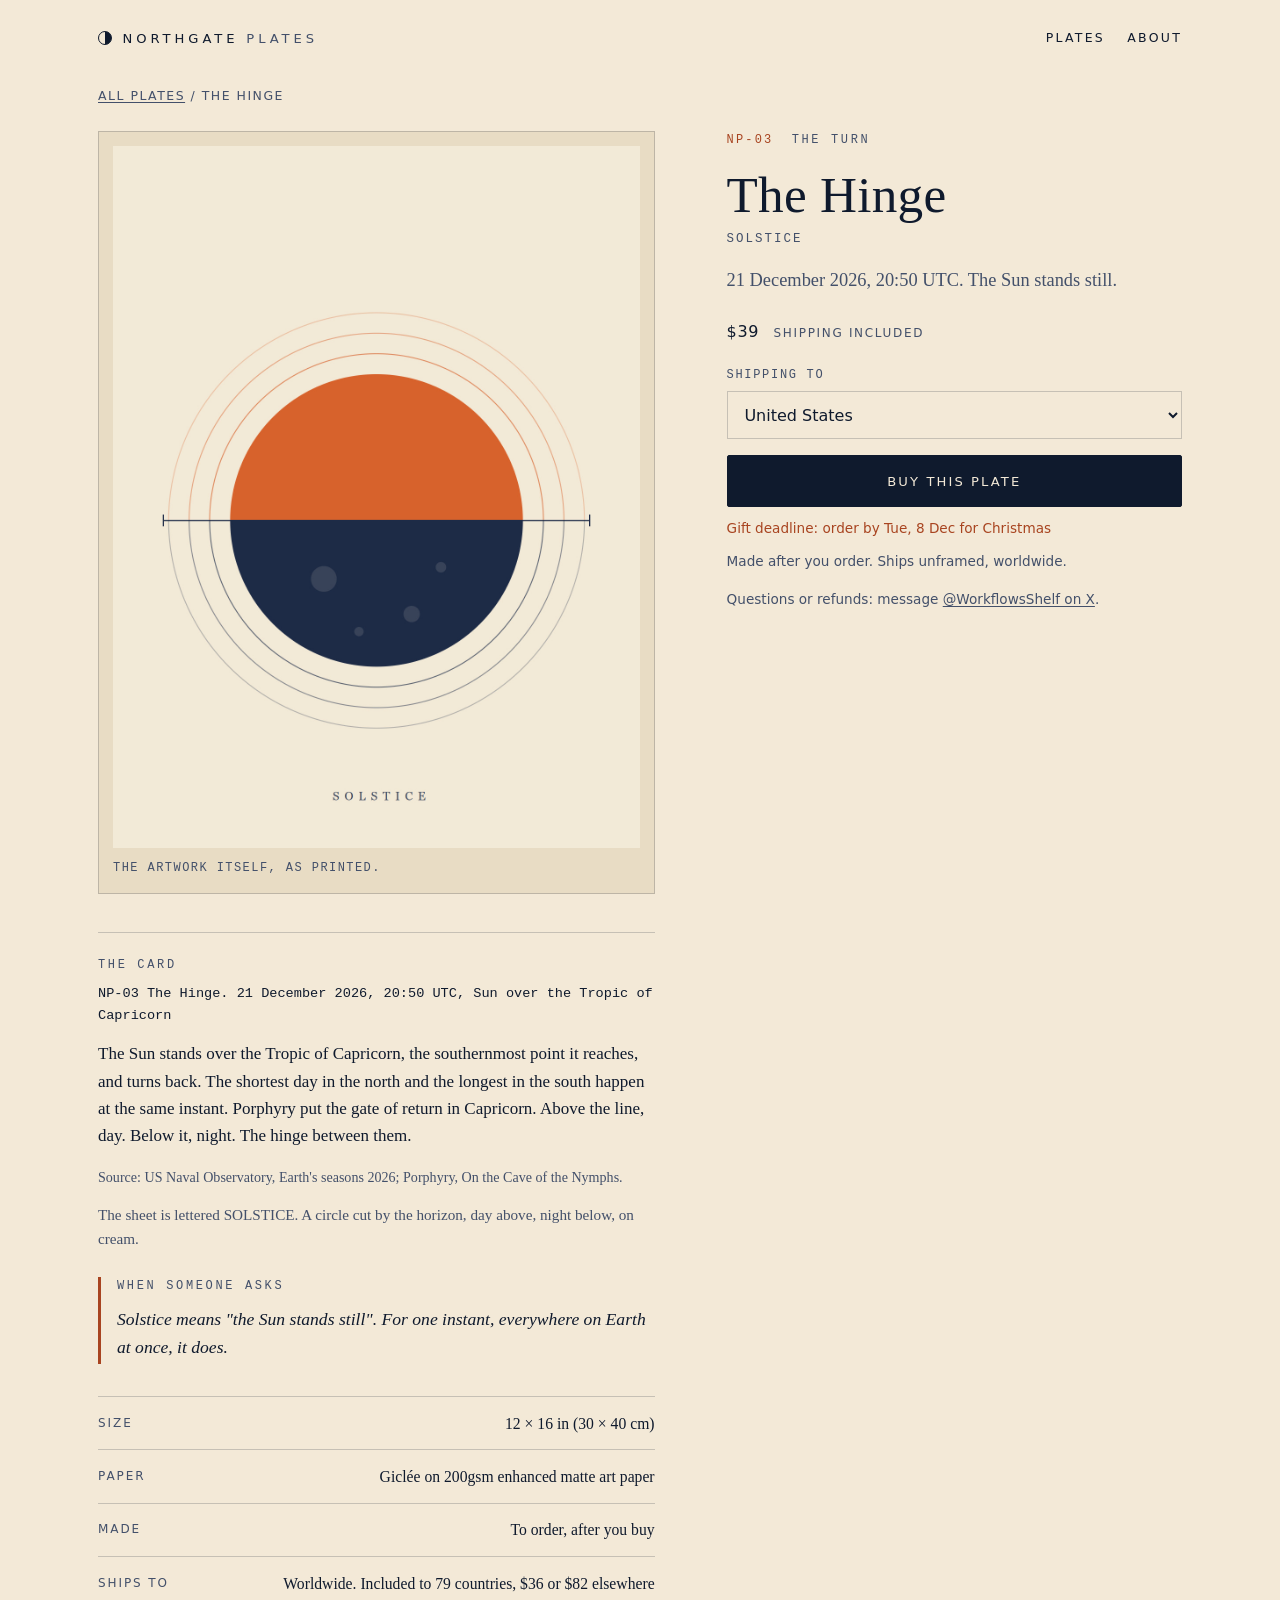
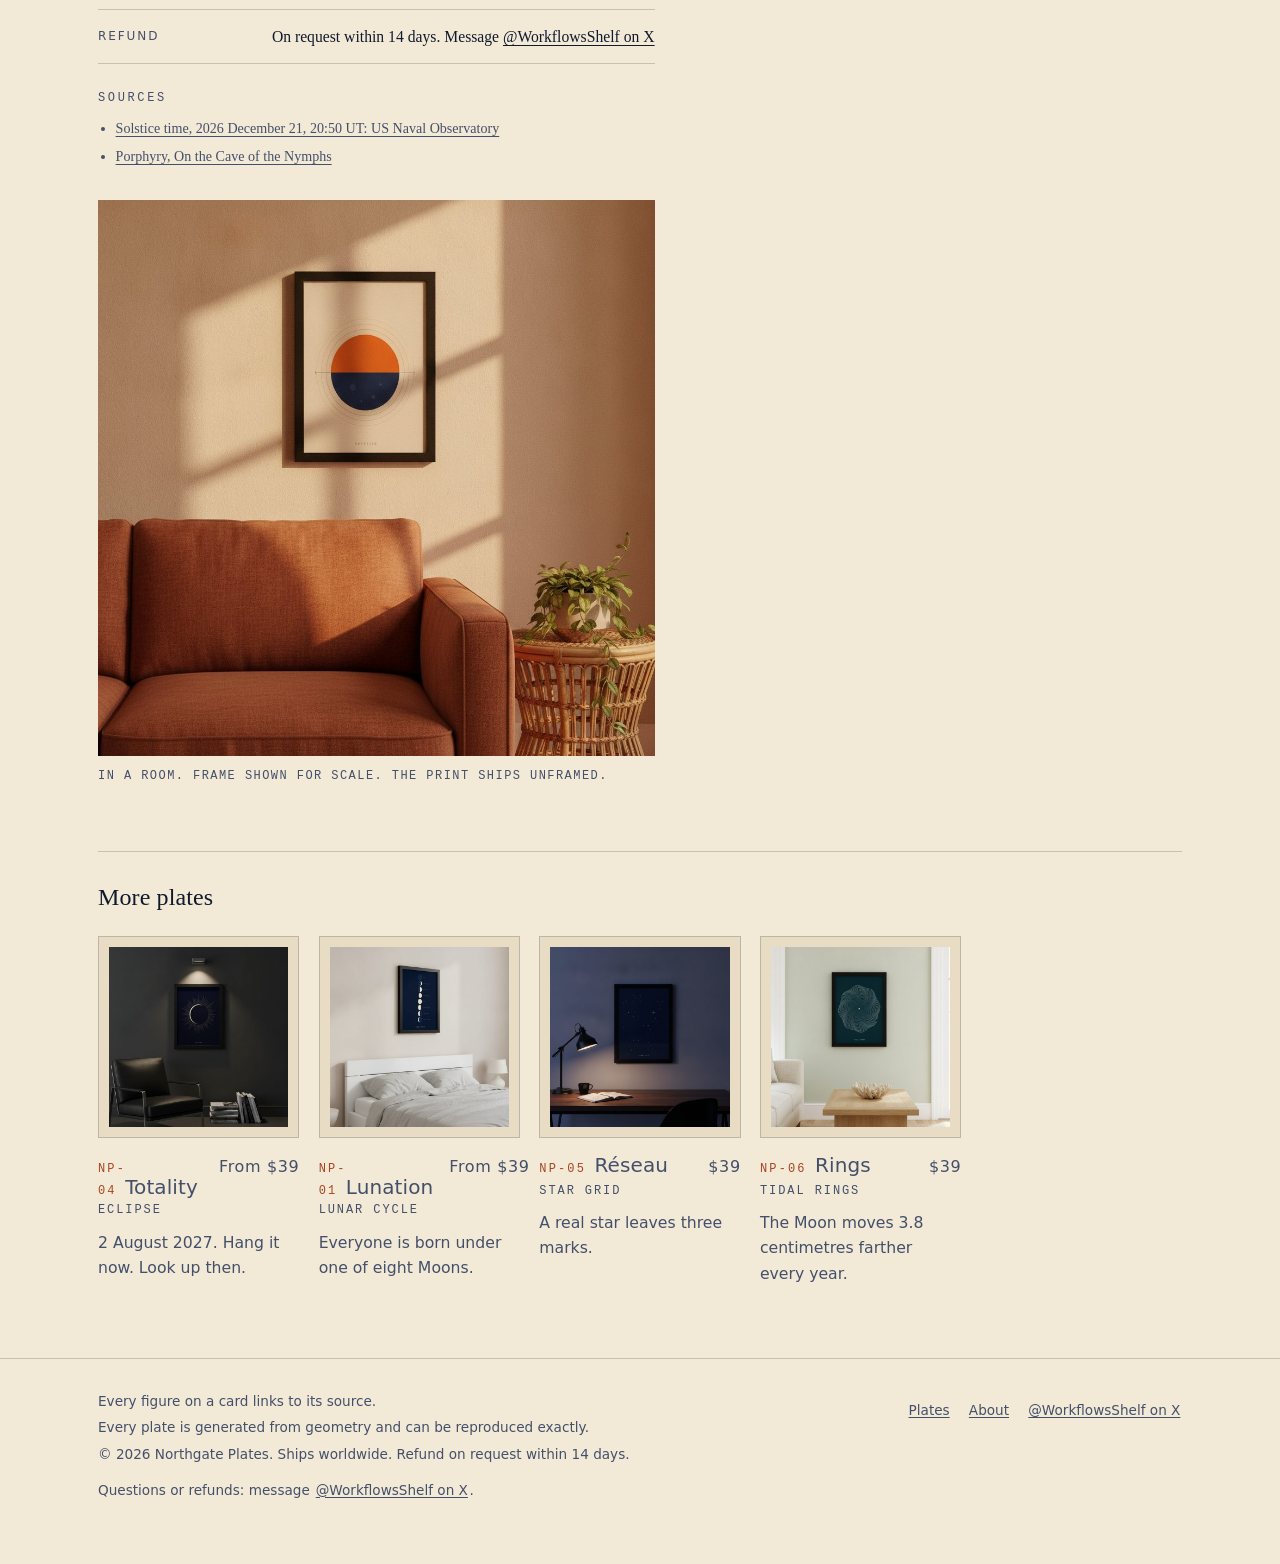
<file: solstice.html>
<!doctype html>
<html lang="en">
<head>
<meta charset="utf-8">
<meta name="viewport" content="width=device-width, initial-scale=1">
<title>The Hinge (Solstice), 12 × 16 in | Northgate Plates</title>
<meta name="description" content="21 December 2026, 20:50 UTC. Solstice means &quot;the Sun stands still&quot;. For one instant, everywhere on Earth, it does.">
<meta name="theme-color" content="#F3E9D7">
<link rel="canonical" href="https://ceo525.github.io/northgate-shop/solstice.html"><meta property="og:title" content="The Hinge (Solstice), 12 × 16 in | Northgate Plates"><meta property="og:description" content="21 December 2026, 20:50 UTC. Solstice means &quot;the Sun stands still&quot;. For one instant, everywhere on Earth, it does."><meta property="og:type" content="website"><meta property="og:image" content="https://ceo525.github.io/northgate-shop/art/og/og-solstice.jpg"><meta property="og:image:width" content="1200"><meta property="og:image:height" content="630"><meta property="og:image:alt" content="NP-03 The Hinge: 21 December 2026, 20:50 UTC. The Sun stands still. $39, ships worldwide."><meta name="twitter:card" content="summary_large_image"><meta name="twitter:image" content="https://ceo525.github.io/northgate-shop/art/og/og-solstice.jpg"><meta name="twitter:image:alt" content="NP-03 The Hinge: 21 December 2026, 20:50 UTC. The Sun stands still. $39, ships worldwide.">
<link rel="icon" href="favicon.svg" type="image/svg+xml">

<link rel="stylesheet" href="style.css?v=0793f91aeb">
<script type="application/ld+json">{"@context": "https://schema.org", "@type": "Product", "name": "The Hinge (Solstice), 12 × 16 in", "description": "21 December 2026, 20:50 UTC. The Sun stands still.", "image": "https://ceo525.github.io/northgate-shop/art/web/solstice-1200.jpg", "brand": {"@type": "Brand", "name": "Northgate Plates"}, "offers": {"@type": "Offer", "price": "39", "priceCurrency": "USD", "availability": "https://schema.org/InStock", "url": "https://ceo525.github.io/northgate-shop/solstice.html", "shippingDetails": {"@type": "OfferShippingDetails", "shippingRate": {"@type": "MonetaryAmount", "value": "0", "currency": "USD"}, "shippingDestination": [{"@type": "DefinedRegion", "addressCountry": "AD"}, {"@type": "DefinedRegion", "addressCountry": "AE"}, {"@type": "DefinedRegion", "addressCountry": "AL"}, {"@type": "DefinedRegion", "addressCountry": "AM"}, {"@type": "DefinedRegion", "addressCountry": "AT"}, {"@type": "DefinedRegion", "addressCountry": "AU"}, {"@type": "DefinedRegion", "addressCountry": "AX"}, {"@type": "DefinedRegion", "addressCountry": "BA"}, {"@type": "DefinedRegion", "addressCountry": "BE"}, {"@type": "DefinedRegion", "addressCountry": "BG"}, {"@type": "DefinedRegion", "addressCountry": "BY"}, {"@type": "DefinedRegion", "addressCountry": "CA"}, {"@type": "DefinedRegion", "addressCountry": "CH"}, {"@type": "DefinedRegion", "addressCountry": "CN"}, {"@type": "DefinedRegion", "addressCountry": "CY"}, {"@type": "DefinedRegion", "addressCountry": "CZ"}, {"@type": "DefinedRegion", "addressCountry": "DE"}, {"@type": "DefinedRegion", "addressCountry": "DK"}, {"@type": "DefinedRegion", "addressCountry": "EE"}, {"@type": "DefinedRegion", "addressCountry": "ES"}, {"@type": "DefinedRegion", "addressCountry": "FI"}, {"@type": "DefinedRegion", "addressCountry": "FO"}, {"@type": "DefinedRegion", "addressCountry": "FR"}, {"@type": "DefinedRegion", "addressCountry": "GB"}, {"@type": "DefinedRegion", "addressCountry": "GE"}, {"@type": "DefinedRegion", "addressCountry": "GG"}, {"@type": "DefinedRegion", "addressCountry": "GI"}, {"@type": "DefinedRegion", "addressCountry": "GL"}, {"@type": "DefinedRegion", "addressCountry": "GR"}, {"@type": "DefinedRegion", "addressCountry": "HK"}, {"@type": "DefinedRegion", "addressCountry": "HR"}, {"@type": "DefinedRegion", "addressCountry": "HU"}, {"@type": "DefinedRegion", "addressCountry": "ID"}, {"@type": "DefinedRegion", "addressCountry": "IE"}, {"@type": "DefinedRegion", "addressCountry": "IM"}, {"@type": "DefinedRegion", "addressCountry": "IN"}, {"@type": "DefinedRegion", "addressCountry": "IQ"}, {"@type": "DefinedRegion", "addressCountry": "IS"}, {"@type": "DefinedRegion", "addressCountry": "IT"}, {"@type": "DefinedRegion", "addressCountry": "JE"}, {"@type": "DefinedRegion", "addressCountry": "JP"}, {"@type": "DefinedRegion", "addressCountry": "KR"}, {"@type": "DefinedRegion", "addressCountry": "LI"}, {"@type": "DefinedRegion", "addressCountry": "LT"}, {"@type": "DefinedRegion", "addressCountry": "LU"}, {"@type": "DefinedRegion", "addressCountry": "LV"}, {"@type": "DefinedRegion", "addressCountry": "MC"}, {"@type": "DefinedRegion", "addressCountry": "MD"}, {"@type": "DefinedRegion", "addressCountry": "ME"}, {"@type": "DefinedRegion", "addressCountry": "MK"}, {"@type": "DefinedRegion", "addressCountry": "MT"}, {"@type": "DefinedRegion", "addressCountry": "MV"}, {"@type": "DefinedRegion", "addressCountry": "MY"}, {"@type": "DefinedRegion", "addressCountry": "NL"}, {"@type": "DefinedRegion", "addressCountry": "NO"}, {"@type": "DefinedRegion", "addressCountry": "NZ"}, {"@type": "DefinedRegion", "addressCountry": "PH"}, {"@type": "DefinedRegion", "addressCountry": "PL"}, {"@type": "DefinedRegion", "addressCountry": "PT"}, {"@type": "DefinedRegion", "addressCountry": "RO"}, {"@type": "DefinedRegion", "addressCountry": "RS"}, {"@type": "DefinedRegion", "addressCountry": "SA"}, {"@type": "DefinedRegion", "addressCountry": "SE"}, {"@type": "DefinedRegion", "addressCountry": "SG"}, {"@type": "DefinedRegion", "addressCountry": "SI"}, {"@type": "DefinedRegion", "addressCountry": "SK"}, {"@type": "DefinedRegion", "addressCountry": "SM"}, {"@type": "DefinedRegion", "addressCountry": "TH"}, {"@type": "DefinedRegion", "addressCountry": "TR"}, {"@type": "DefinedRegion", "addressCountry": "TW"}, {"@type": "DefinedRegion", "addressCountry": "UA"}, {"@type": "DefinedRegion", "addressCountry": "US"}, {"@type": "DefinedRegion", "addressCountry": "VA"}, {"@type": "DefinedRegion", "addressCountry": "VN"}, {"@type": "DefinedRegion", "addressCountry": "XK"}, {"@type": "DefinedRegion", "addressCountry": "YT"}, {"@type": "DefinedRegion", "addressCountry": "ZA"}, {"@type": "DefinedRegion", "addressCountry": "ZM"}, {"@type": "DefinedRegion", "addressCountry": "ZW"}]}}}</script>
</head>
<body>
<a class="skip" href="#main">Skip to content</a>
<header class="site-head">
<div class="wrap head-in">
<a class="mark" href="index.html" aria-label="Northgate Plates, home">Northgate<span>Plates</span></a>
<nav class="nav" aria-label="Main"><a href="index.html#plates">Plates</a><a href="about.html">About</a></nav>
</div>
</header>
<main id="main">
<div class="wrap">
<p class="crumbs"><a href="index.html#plates">All plates</a> / The Hinge</p>
<article class="product" aria-labelledby="h">
<figure class="plate-art" style="--ground:#F2EAD7"><img src="art/web/solstice-1200.jpg" width="1200" height="1600" alt="A circle cut by a horizon line, orange above and deep blue below, on a cream ground."><figcaption>The artwork itself, as printed.</figcaption></figure>
<div class="info">
<p class="cat"><span class="np">NP-03</span> The Turn</p>
<h1 id="h">The Hinge</h1>
<p class="subtitle">Solstice</p>
<p class="lede">21 December 2026, 20:50 UTC. The Sun stands still.</p>
<p class="price-line"><span class="price">$39</span> <small data-ship>Shipping included</small></p>

<div class="ship-to" hidden><label for="country">Shipping to</label><select id="country" data-z2ship="36" data-z3ship="82"><option value="">Choose your country</option></select><span class="ship-note" data-ship>Shipping included</span></div>
<a class="btn block" data-buy href="https://buy.stripe.com/14A3cx0Qu3hgfqMf9x7wA08" data-z1="https://buy.stripe.com/14A3cx0Qu3hgfqMf9x7wA08" data-z2="https://buy.stripe.com/bJecN79n0054a6s2mL7wA0r" data-z3="https://buy.stripe.com/9B6fZjdDg6ts3I4f9x7wA0s" data-name="The Hinge" data-price="39" aria-label="Buy this plate, The Hinge, $39">Buy this plate</a>
<p class="small-print" data-gift hidden></p>
<p class="small-print">Made after you order. Ships unframed, worldwide.</p>
<p class="other-regions">Shipping is included to 79 countries, among them the US, UK, Canada, Australia, Japan and most of Europe. Shipping somewhere else? <a href="https://buy.stripe.com/bJecN79n0054a6s2mL7wA0r">Order with $36 shipping</a> or <a href="https://buy.stripe.com/9B6fZjdDg6ts3I4f9x7wA0s">with $82 shipping</a>. Checkout lists the countries each one covers.</p>
<p class="contact">Questions or refunds: message <a href="https://x.com/WorkflowsShelf" rel="noopener">@WorkflowsShelf on X</a>.</p>
</div>
<div class="detail">
<section class="logcard" aria-labelledby="ch">
<h2 id="ch">The card</h2>
<p class="obs">NP-03 The Hinge. 21 December 2026, 20:50 UTC, Sun over the Tropic of Capricorn</p>
<p>The Sun stands over the Tropic of Capricorn, the southernmost point it reaches, and turns back. The shortest day in the north and the longest in the south happen at the same instant. Porphyry put the gate of return in Capricorn. Above the line, day. Below it, night. The hinge between them.</p>

<p class="src">Source: US Naval Observatory, Earth&#x27;s seasons 2026; Porphyry, On the Cave of the Nymphs.</p>
</section>
<p class="sheet">The sheet is lettered SOLSTICE. A circle cut by the horizon, day above, night below, on cream.</p>
<section class="retell" aria-labelledby="rh"><h2 id="rh">When someone asks</h2><p>Solstice means &quot;the Sun stands still&quot;. For one instant, everywhere on Earth at once, it does.</p></section>
<dl class="details">
<div><dt>Size</dt><dd>12 × 16 in (30 × 40 cm)</dd></div>
<div><dt>Paper</dt><dd>Giclée on 200gsm enhanced matte art paper</dd></div>
<div><dt>Made</dt><dd>To order, after you buy</dd></div>
<div><dt>Ships to</dt><dd>Worldwide. Included to 79 countries, $36 or $82 elsewhere</dd></div>
<div><dt>Refund</dt><dd>On request within 14 days. Message <a href="https://x.com/WorkflowsShelf" rel="noopener">@WorkflowsShelf on X</a></dd></div>
</dl>
<section class="sources" aria-labelledby="sh"><h2 id="sh">Sources</h2><ul><li><a href="https://aa.usno.navy.mil/calculated/seasons?year=2026&amp;tz=0.00&amp;tz_sign=-1&amp;tz_label=false&amp;dst=false&amp;submit=Get+Data" rel="noopener">Solstice time, 2026 December 21, 20:50 UT: US Naval Observatory</a></li><li><a href="https://www.tertullian.org/fathers/porphyry_cave_of_nymphs_02_translation.htm" rel="noopener">Porphyry, On the Cave of the Nymphs</a></li></ul></section>
<figure class="room"><img src="art/ai/solstice-1024.jpg" width="1024" height="1024" loading="lazy" alt="The Hinge plate framed on a wall in a room, shown for scale."><figcaption>In a room. Frame shown for scale. The print ships unframed.</figcaption></figure>
</div>
</article>
<section class="more" aria-labelledby="mh">
<h2 id="mh">More plates</h2>
<ul class="grid small"><li class="card"><a class="plate" href="eclipse.html" tabindex="-1" aria-hidden="true"><img src="art/plates/eclipse-640.jpg" width="640" height="640" loading="lazy" alt=""></a><div class="meta"><h3><a href="eclipse.html"><span class="np">NP-04</span>Totality</a></h3><span class="price">From $39</span></div><p class="spec">Eclipse</p><p class="line">2 August 2027. Hang it now. Look up then.</p></li><li class="card"><a class="plate" href="lunar-cycle.html" tabindex="-1" aria-hidden="true"><img src="art/plates/lunar-cycle-640.jpg" width="640" height="640" loading="lazy" alt=""></a><div class="meta"><h3><a href="lunar-cycle.html"><span class="np">NP-01</span>Lunation</a></h3><span class="price">From $39</span></div><p class="spec">Lunar Cycle</p><p class="line">Everyone is born under one of eight Moons.</p></li><li class="card"><a class="plate" href="star-grid.html" tabindex="-1" aria-hidden="true"><img src="art/plates/star-grid-640.jpg" width="640" height="640" loading="lazy" alt=""></a><div class="meta"><h3><a href="star-grid.html"><span class="np">NP-05</span>Réseau</a></h3><span class="price">$39</span></div><p class="spec">Star Grid</p><p class="line">A real star leaves three marks.</p></li><li class="card"><a class="plate" href="tidal-rings.html" tabindex="-1" aria-hidden="true"><img src="art/plates/tidal-rings-640.jpg" width="640" height="640" loading="lazy" alt=""></a><div class="meta"><h3><a href="tidal-rings.html"><span class="np">NP-06</span>Rings</a></h3><span class="price">$39</span></div><p class="spec">Tidal Rings</p><p class="line">The Moon moves 3.8 centimetres farther every year.</p></li></ul>
</section>
</div>
</main>
<footer class="site-foot">
<div class="wrap foot-in">
<div>
<p>Every figure on a card links to its source.</p>
<p>Every plate is generated from geometry and can be reproduced exactly.</p>
<p>&copy; 2026 Northgate Plates. Ships worldwide. Refund on request within 14 days.</p>
<p class="contact">Questions or refunds: message <a href="https://x.com/WorkflowsShelf" rel="noopener">@WorkflowsShelf on X</a>.</p>
</div>
<nav aria-label="Footer"><a href="index.html#plates">Plates</a><a href="about.html">About</a><a href="https://x.com/WorkflowsShelf" rel="noopener">@WorkflowsShelf on X</a></nav>
</div>
</footer>
<script src="site.js?v=5b7a52e599" defer></script>
<script src="counter.js" data-site="ng" data-page="solstice"></script>
</body>
</html>
</file>
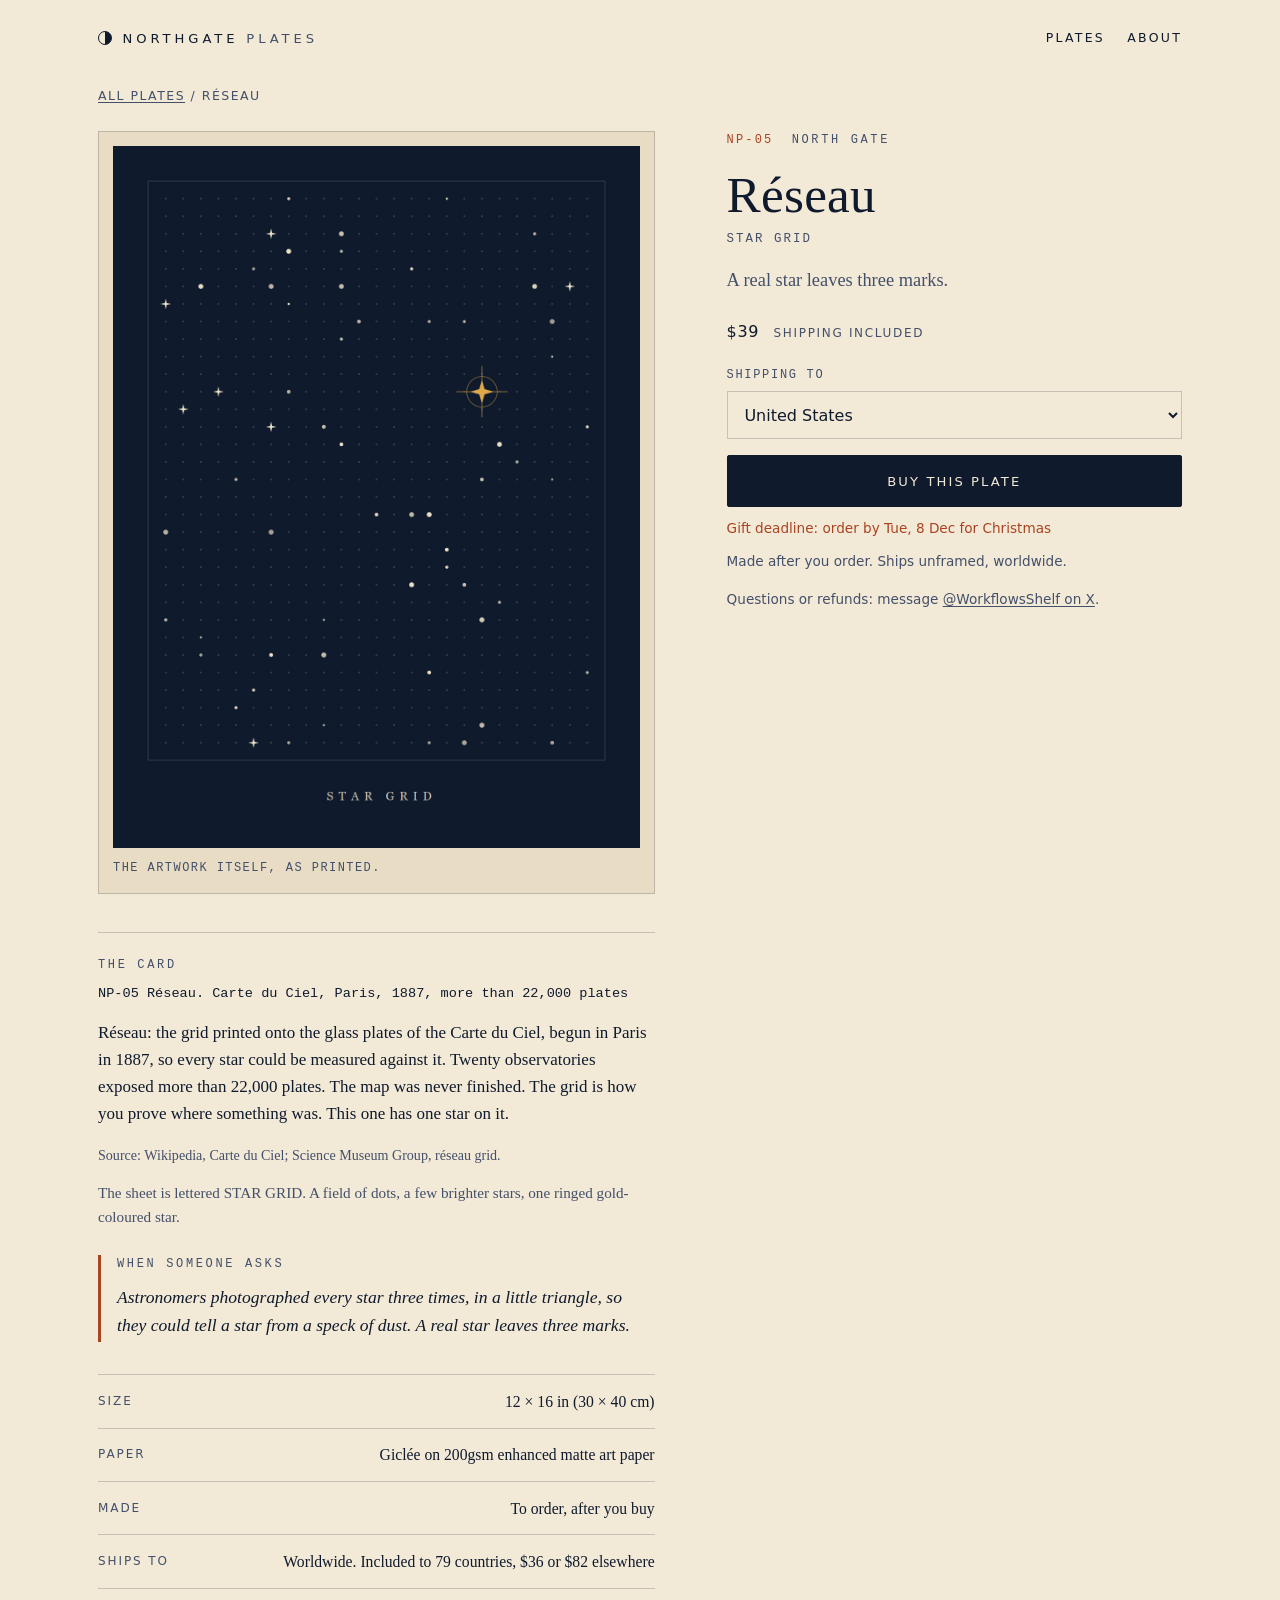
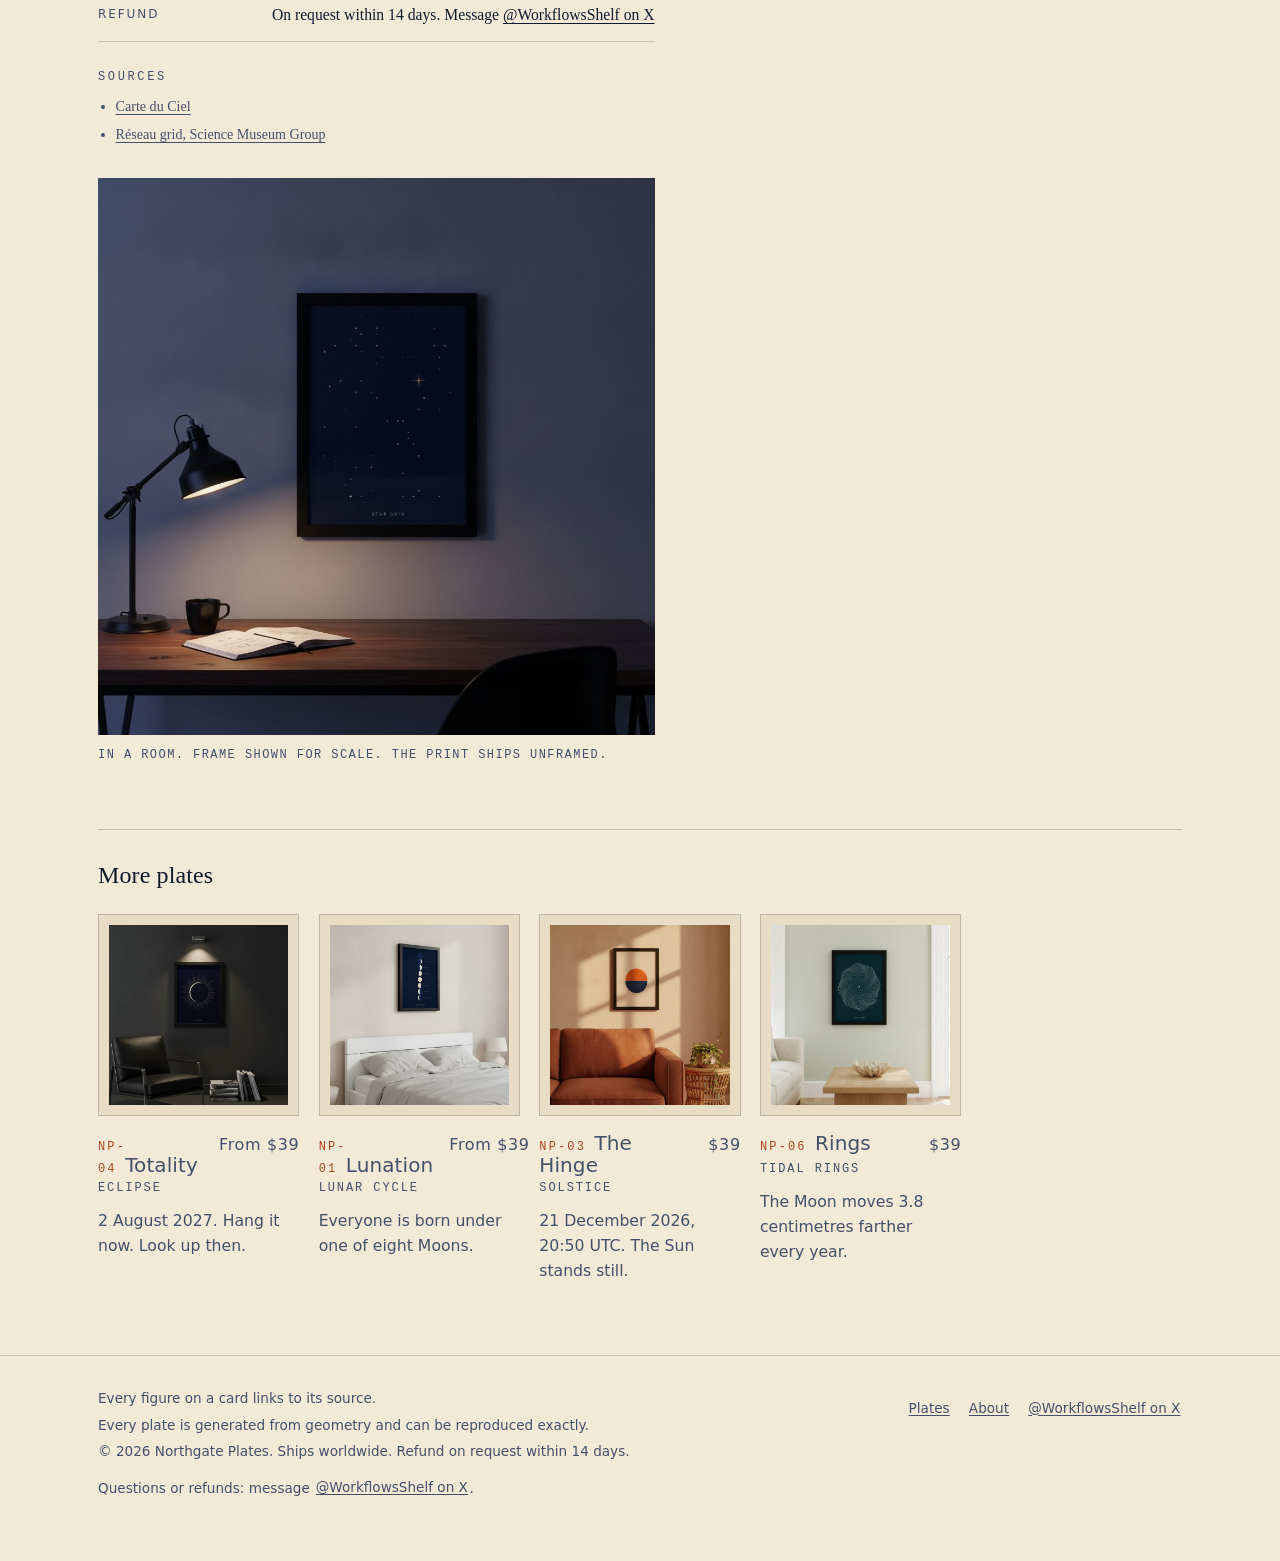
<file: star-grid.html>
<!doctype html>
<html lang="en">
<head>
<meta charset="utf-8">
<meta name="viewport" content="width=device-width, initial-scale=1">
<title>Réseau (Star Grid), 12 × 16 in | Northgate Plates</title>
<meta name="description" content="The grid astronomers printed on the glass plates of the Carte du Ciel, begun in Paris in 1887. This one has one star on it.">
<meta name="theme-color" content="#F3E9D7">
<link rel="canonical" href="https://ceo525.github.io/northgate-shop/star-grid.html"><meta property="og:title" content="Réseau (Star Grid), 12 × 16 in | Northgate Plates"><meta property="og:description" content="The grid astronomers printed on the glass plates of the Carte du Ciel, begun in Paris in 1887. This one has one star on it."><meta property="og:type" content="website"><meta property="og:image" content="https://ceo525.github.io/northgate-shop/art/og/og-star-grid.jpg"><meta property="og:image:width" content="1200"><meta property="og:image:height" content="630"><meta property="og:image:alt" content="NP-05 Réseau: A real star leaves three marks. $39, ships worldwide."><meta name="twitter:card" content="summary_large_image"><meta name="twitter:image" content="https://ceo525.github.io/northgate-shop/art/og/og-star-grid.jpg"><meta name="twitter:image:alt" content="NP-05 Réseau: A real star leaves three marks. $39, ships worldwide.">
<link rel="icon" href="favicon.svg" type="image/svg+xml">

<link rel="stylesheet" href="style.css?v=0793f91aeb">
<script type="application/ld+json">{"@context": "https://schema.org", "@type": "Product", "name": "Réseau (Star Grid), 12 × 16 in", "description": "A real star leaves three marks.", "image": "https://ceo525.github.io/northgate-shop/art/web/star-grid-1200.jpg", "brand": {"@type": "Brand", "name": "Northgate Plates"}, "offers": {"@type": "Offer", "price": "39", "priceCurrency": "USD", "availability": "https://schema.org/InStock", "url": "https://ceo525.github.io/northgate-shop/star-grid.html", "shippingDetails": {"@type": "OfferShippingDetails", "shippingRate": {"@type": "MonetaryAmount", "value": "0", "currency": "USD"}, "shippingDestination": [{"@type": "DefinedRegion", "addressCountry": "AD"}, {"@type": "DefinedRegion", "addressCountry": "AE"}, {"@type": "DefinedRegion", "addressCountry": "AL"}, {"@type": "DefinedRegion", "addressCountry": "AM"}, {"@type": "DefinedRegion", "addressCountry": "AT"}, {"@type": "DefinedRegion", "addressCountry": "AU"}, {"@type": "DefinedRegion", "addressCountry": "AX"}, {"@type": "DefinedRegion", "addressCountry": "BA"}, {"@type": "DefinedRegion", "addressCountry": "BE"}, {"@type": "DefinedRegion", "addressCountry": "BG"}, {"@type": "DefinedRegion", "addressCountry": "BY"}, {"@type": "DefinedRegion", "addressCountry": "CA"}, {"@type": "DefinedRegion", "addressCountry": "CH"}, {"@type": "DefinedRegion", "addressCountry": "CN"}, {"@type": "DefinedRegion", "addressCountry": "CY"}, {"@type": "DefinedRegion", "addressCountry": "CZ"}, {"@type": "DefinedRegion", "addressCountry": "DE"}, {"@type": "DefinedRegion", "addressCountry": "DK"}, {"@type": "DefinedRegion", "addressCountry": "EE"}, {"@type": "DefinedRegion", "addressCountry": "ES"}, {"@type": "DefinedRegion", "addressCountry": "FI"}, {"@type": "DefinedRegion", "addressCountry": "FO"}, {"@type": "DefinedRegion", "addressCountry": "FR"}, {"@type": "DefinedRegion", "addressCountry": "GB"}, {"@type": "DefinedRegion", "addressCountry": "GE"}, {"@type": "DefinedRegion", "addressCountry": "GG"}, {"@type": "DefinedRegion", "addressCountry": "GI"}, {"@type": "DefinedRegion", "addressCountry": "GL"}, {"@type": "DefinedRegion", "addressCountry": "GR"}, {"@type": "DefinedRegion", "addressCountry": "HK"}, {"@type": "DefinedRegion", "addressCountry": "HR"}, {"@type": "DefinedRegion", "addressCountry": "HU"}, {"@type": "DefinedRegion", "addressCountry": "ID"}, {"@type": "DefinedRegion", "addressCountry": "IE"}, {"@type": "DefinedRegion", "addressCountry": "IM"}, {"@type": "DefinedRegion", "addressCountry": "IN"}, {"@type": "DefinedRegion", "addressCountry": "IQ"}, {"@type": "DefinedRegion", "addressCountry": "IS"}, {"@type": "DefinedRegion", "addressCountry": "IT"}, {"@type": "DefinedRegion", "addressCountry": "JE"}, {"@type": "DefinedRegion", "addressCountry": "JP"}, {"@type": "DefinedRegion", "addressCountry": "KR"}, {"@type": "DefinedRegion", "addressCountry": "LI"}, {"@type": "DefinedRegion", "addressCountry": "LT"}, {"@type": "DefinedRegion", "addressCountry": "LU"}, {"@type": "DefinedRegion", "addressCountry": "LV"}, {"@type": "DefinedRegion", "addressCountry": "MC"}, {"@type": "DefinedRegion", "addressCountry": "MD"}, {"@type": "DefinedRegion", "addressCountry": "ME"}, {"@type": "DefinedRegion", "addressCountry": "MK"}, {"@type": "DefinedRegion", "addressCountry": "MT"}, {"@type": "DefinedRegion", "addressCountry": "MV"}, {"@type": "DefinedRegion", "addressCountry": "MY"}, {"@type": "DefinedRegion", "addressCountry": "NL"}, {"@type": "DefinedRegion", "addressCountry": "NO"}, {"@type": "DefinedRegion", "addressCountry": "NZ"}, {"@type": "DefinedRegion", "addressCountry": "PH"}, {"@type": "DefinedRegion", "addressCountry": "PL"}, {"@type": "DefinedRegion", "addressCountry": "PT"}, {"@type": "DefinedRegion", "addressCountry": "RO"}, {"@type": "DefinedRegion", "addressCountry": "RS"}, {"@type": "DefinedRegion", "addressCountry": "SA"}, {"@type": "DefinedRegion", "addressCountry": "SE"}, {"@type": "DefinedRegion", "addressCountry": "SG"}, {"@type": "DefinedRegion", "addressCountry": "SI"}, {"@type": "DefinedRegion", "addressCountry": "SK"}, {"@type": "DefinedRegion", "addressCountry": "SM"}, {"@type": "DefinedRegion", "addressCountry": "TH"}, {"@type": "DefinedRegion", "addressCountry": "TR"}, {"@type": "DefinedRegion", "addressCountry": "TW"}, {"@type": "DefinedRegion", "addressCountry": "UA"}, {"@type": "DefinedRegion", "addressCountry": "US"}, {"@type": "DefinedRegion", "addressCountry": "VA"}, {"@type": "DefinedRegion", "addressCountry": "VN"}, {"@type": "DefinedRegion", "addressCountry": "XK"}, {"@type": "DefinedRegion", "addressCountry": "YT"}, {"@type": "DefinedRegion", "addressCountry": "ZA"}, {"@type": "DefinedRegion", "addressCountry": "ZM"}, {"@type": "DefinedRegion", "addressCountry": "ZW"}]}}}</script>
</head>
<body>
<a class="skip" href="#main">Skip to content</a>
<header class="site-head">
<div class="wrap head-in">
<a class="mark" href="index.html" aria-label="Northgate Plates, home">Northgate<span>Plates</span></a>
<nav class="nav" aria-label="Main"><a href="index.html#plates">Plates</a><a href="about.html">About</a></nav>
</div>
</header>
<main id="main">
<div class="wrap">
<p class="crumbs"><a href="index.html#plates">All plates</a> / Réseau</p>
<article class="product" aria-labelledby="h">
<figure class="plate-art" style="--ground:#0F1A2C"><img src="art/web/star-grid-1200.jpg" width="1200" height="1600" alt="A lattice of small dots on deep navy with a few brighter stars and one large gold star inside a ring and crosshair."><figcaption>The artwork itself, as printed.</figcaption></figure>
<div class="info">
<p class="cat"><span class="np">NP-05</span> North Gate</p>
<h1 id="h">Réseau</h1>
<p class="subtitle">Star Grid</p>
<p class="lede">A real star leaves three marks.</p>
<p class="price-line"><span class="price">$39</span> <small data-ship>Shipping included</small></p>

<div class="ship-to" hidden><label for="country">Shipping to</label><select id="country" data-z2ship="36" data-z3ship="82"><option value="">Choose your country</option></select><span class="ship-note" data-ship>Shipping included</span></div>
<a class="btn block" data-buy href="https://buy.stripe.com/9B63cxbv8bNMa6s4uT7wA09" data-z1="https://buy.stripe.com/9B63cxbv8bNMa6s4uT7wA09" data-z2="https://buy.stripe.com/7sY6oJ9n08BAemI8L97wA0t" data-z3="https://buy.stripe.com/fZu5kFeHkcRQdiEaTh7wA0u" data-name="Réseau" data-price="39" aria-label="Buy this plate, Réseau, $39">Buy this plate</a>
<p class="small-print" data-gift hidden></p>
<p class="small-print">Made after you order. Ships unframed, worldwide.</p>
<p class="other-regions">Shipping is included to 79 countries, among them the US, UK, Canada, Australia, Japan and most of Europe. Shipping somewhere else? <a href="https://buy.stripe.com/7sY6oJ9n08BAemI8L97wA0t">Order with $36 shipping</a> or <a href="https://buy.stripe.com/fZu5kFeHkcRQdiEaTh7wA0u">with $82 shipping</a>. Checkout lists the countries each one covers.</p>
<p class="contact">Questions or refunds: message <a href="https://x.com/WorkflowsShelf" rel="noopener">@WorkflowsShelf on X</a>.</p>
</div>
<div class="detail">
<section class="logcard" aria-labelledby="ch">
<h2 id="ch">The card</h2>
<p class="obs">NP-05 Réseau. Carte du Ciel, Paris, 1887, more than 22,000 plates</p>
<p>Réseau: the grid printed onto the glass plates of the Carte du Ciel, begun in Paris in 1887, so every star could be measured against it. Twenty observatories exposed more than 22,000 plates. The map was never finished. The grid is how you prove where something was. This one has one star on it.</p>

<p class="src">Source: Wikipedia, Carte du Ciel; Science Museum Group, réseau grid.</p>
</section>
<p class="sheet">The sheet is lettered STAR GRID. A field of dots, a few brighter stars, one ringed gold-coloured star.</p>
<section class="retell" aria-labelledby="rh"><h2 id="rh">When someone asks</h2><p>Astronomers photographed every star three times, in a little triangle, so they could tell a star from a speck of dust. A real star leaves three marks.</p></section>
<dl class="details">
<div><dt>Size</dt><dd>12 × 16 in (30 × 40 cm)</dd></div>
<div><dt>Paper</dt><dd>Giclée on 200gsm enhanced matte art paper</dd></div>
<div><dt>Made</dt><dd>To order, after you buy</dd></div>
<div><dt>Ships to</dt><dd>Worldwide. Included to 79 countries, $36 or $82 elsewhere</dd></div>
<div><dt>Refund</dt><dd>On request within 14 days. Message <a href="https://x.com/WorkflowsShelf" rel="noopener">@WorkflowsShelf on X</a></dd></div>
</dl>
<section class="sources" aria-labelledby="sh"><h2 id="sh">Sources</h2><ul><li><a href="https://en.wikipedia.org/wiki/Carte_du_Ciel" rel="noopener">Carte du Ciel</a></li><li><a href="https://collection.sciencemuseumgroup.org.uk/objects/co8006291/reseau-grid-200-x-200-mm-by-p-gautier-graticule" rel="noopener">Réseau grid, Science Museum Group</a></li></ul></section>
<figure class="room"><img src="art/ai/star-grid-1024.jpg" width="1024" height="1024" loading="lazy" alt="Réseau plate framed on a wall in a room, shown for scale."><figcaption>In a room. Frame shown for scale. The print ships unframed.</figcaption></figure>
</div>
</article>
<section class="more" aria-labelledby="mh">
<h2 id="mh">More plates</h2>
<ul class="grid small"><li class="card"><a class="plate" href="eclipse.html" tabindex="-1" aria-hidden="true"><img src="art/plates/eclipse-640.jpg" width="640" height="640" loading="lazy" alt=""></a><div class="meta"><h3><a href="eclipse.html"><span class="np">NP-04</span>Totality</a></h3><span class="price">From $39</span></div><p class="spec">Eclipse</p><p class="line">2 August 2027. Hang it now. Look up then.</p></li><li class="card"><a class="plate" href="lunar-cycle.html" tabindex="-1" aria-hidden="true"><img src="art/plates/lunar-cycle-640.jpg" width="640" height="640" loading="lazy" alt=""></a><div class="meta"><h3><a href="lunar-cycle.html"><span class="np">NP-01</span>Lunation</a></h3><span class="price">From $39</span></div><p class="spec">Lunar Cycle</p><p class="line">Everyone is born under one of eight Moons.</p></li><li class="card"><a class="plate" href="solstice.html" tabindex="-1" aria-hidden="true"><img src="art/plates/solstice-640.jpg" width="640" height="640" loading="lazy" alt=""></a><div class="meta"><h3><a href="solstice.html"><span class="np">NP-03</span>The Hinge</a></h3><span class="price">$39</span></div><p class="spec">Solstice</p><p class="line">21 December 2026, 20:50 UTC. The Sun stands still.</p></li><li class="card"><a class="plate" href="tidal-rings.html" tabindex="-1" aria-hidden="true"><img src="art/plates/tidal-rings-640.jpg" width="640" height="640" loading="lazy" alt=""></a><div class="meta"><h3><a href="tidal-rings.html"><span class="np">NP-06</span>Rings</a></h3><span class="price">$39</span></div><p class="spec">Tidal Rings</p><p class="line">The Moon moves 3.8 centimetres farther every year.</p></li></ul>
</section>
</div>
</main>
<footer class="site-foot">
<div class="wrap foot-in">
<div>
<p>Every figure on a card links to its source.</p>
<p>Every plate is generated from geometry and can be reproduced exactly.</p>
<p>&copy; 2026 Northgate Plates. Ships worldwide. Refund on request within 14 days.</p>
<p class="contact">Questions or refunds: message <a href="https://x.com/WorkflowsShelf" rel="noopener">@WorkflowsShelf on X</a>.</p>
</div>
<nav aria-label="Footer"><a href="index.html#plates">Plates</a><a href="about.html">About</a><a href="https://x.com/WorkflowsShelf" rel="noopener">@WorkflowsShelf on X</a></nav>
</div>
</footer>
<script src="site.js?v=5b7a52e599" defer></script>
<script src="counter.js" data-site="ng" data-page="star-grid"></script>
</body>
</html>
</file>
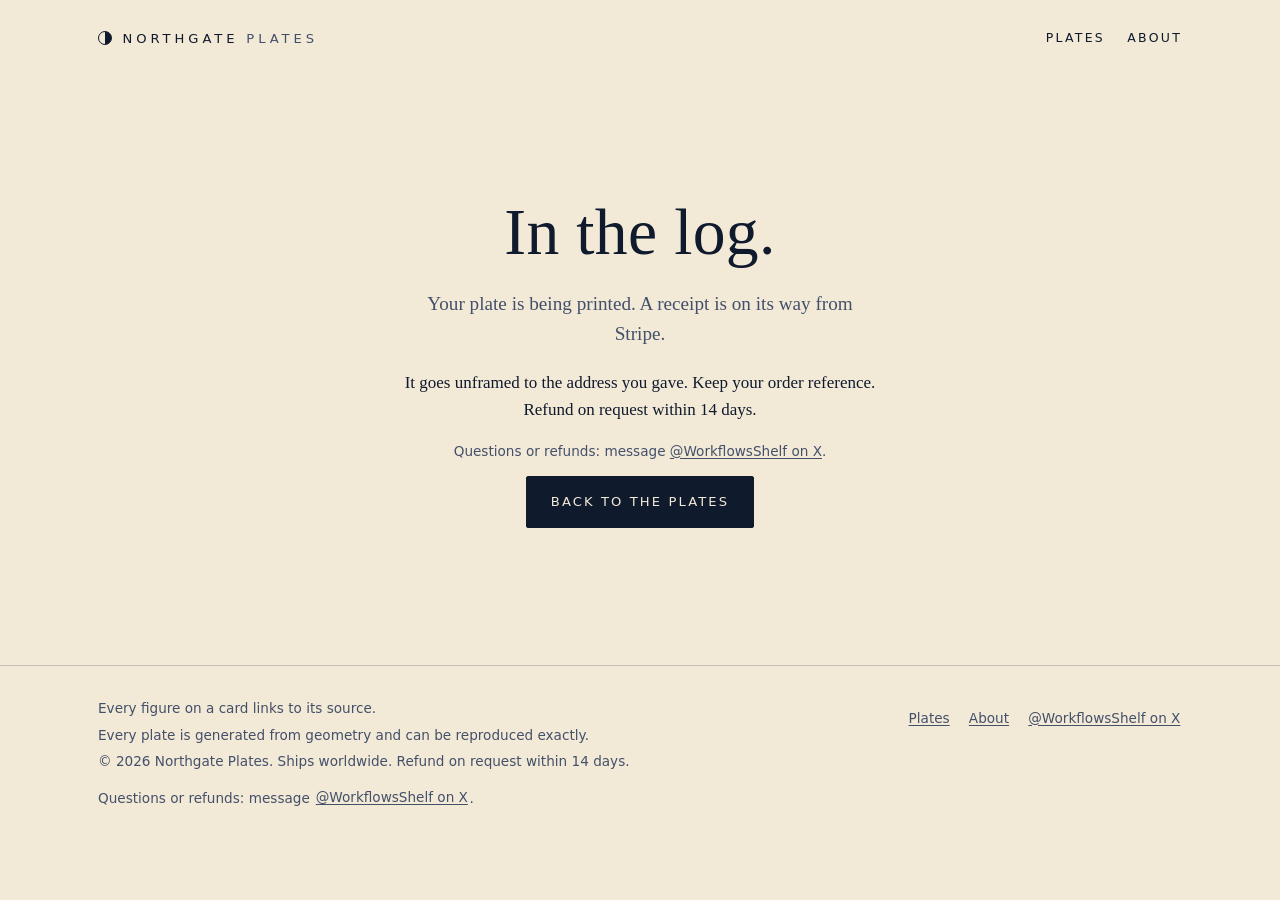
<file: thanks.html>
<!doctype html>
<html lang="en">
<head>
<meta charset="utf-8">
<meta name="viewport" content="width=device-width, initial-scale=1">
<title>In the log | Northgate Plates</title>
<meta name="description" content="Order confirmed.">
<meta name="theme-color" content="#F3E9D7">
<meta name="robots" content="noindex, nofollow">
<link rel="icon" href="favicon.svg" type="image/svg+xml">

<link rel="stylesheet" href="style.css?v=0793f91aeb">

</head>
<body>
<a class="skip" href="#main">Skip to content</a>
<header class="site-head">
<div class="wrap head-in">
<a class="mark" href="index.html" aria-label="Northgate Plates, home">Northgate<span>Plates</span></a>
<nav class="nav" aria-label="Main"><a href="index.html#plates">Plates</a><a href="about.html">About</a></nav>
</div>
</header>
<main id="main">
<div class="wrap center"><h1>In the log.</h1>
<p class="lede">Your plate is being printed. A receipt is on its way from Stripe.</p>
<p id="ref" hidden>Order reference: <strong id="refval"></strong></p>
<p>It goes unframed to the address you gave. Keep your order reference. Refund on request within 14 days.</p>
<p class="contact">Questions or refunds: message <a href="https://x.com/WorkflowsShelf" rel="noopener">@WorkflowsShelf on X</a>.</p>
<p><a class="btn" href="index.html#plates">Back to the plates</a></p>
<script>
(function () {
  var s = new URLSearchParams(location.search).get('session');
  if (s && /^[A-Za-z0-9_]{8,200}$/.test(s)) {
    document.getElementById('refval').textContent = s.slice(-8);
    document.getElementById('ref').hidden = false;
  }
})();
</script></div>
</main>
<footer class="site-foot">
<div class="wrap foot-in">
<div>
<p>Every figure on a card links to its source.</p>
<p>Every plate is generated from geometry and can be reproduced exactly.</p>
<p>&copy; 2026 Northgate Plates. Ships worldwide. Refund on request within 14 days.</p>
<p class="contact">Questions or refunds: message <a href="https://x.com/WorkflowsShelf" rel="noopener">@WorkflowsShelf on X</a>.</p>
</div>
<nav aria-label="Footer"><a href="index.html#plates">Plates</a><a href="about.html">About</a><a href="https://x.com/WorkflowsShelf" rel="noopener">@WorkflowsShelf on X</a></nav>
</div>
</footer>
<script src="site.js?v=5b7a52e599" defer></script>
<script src="counter.js" data-site="ng" data-page="thanks"></script>
</body>
</html>
</file>
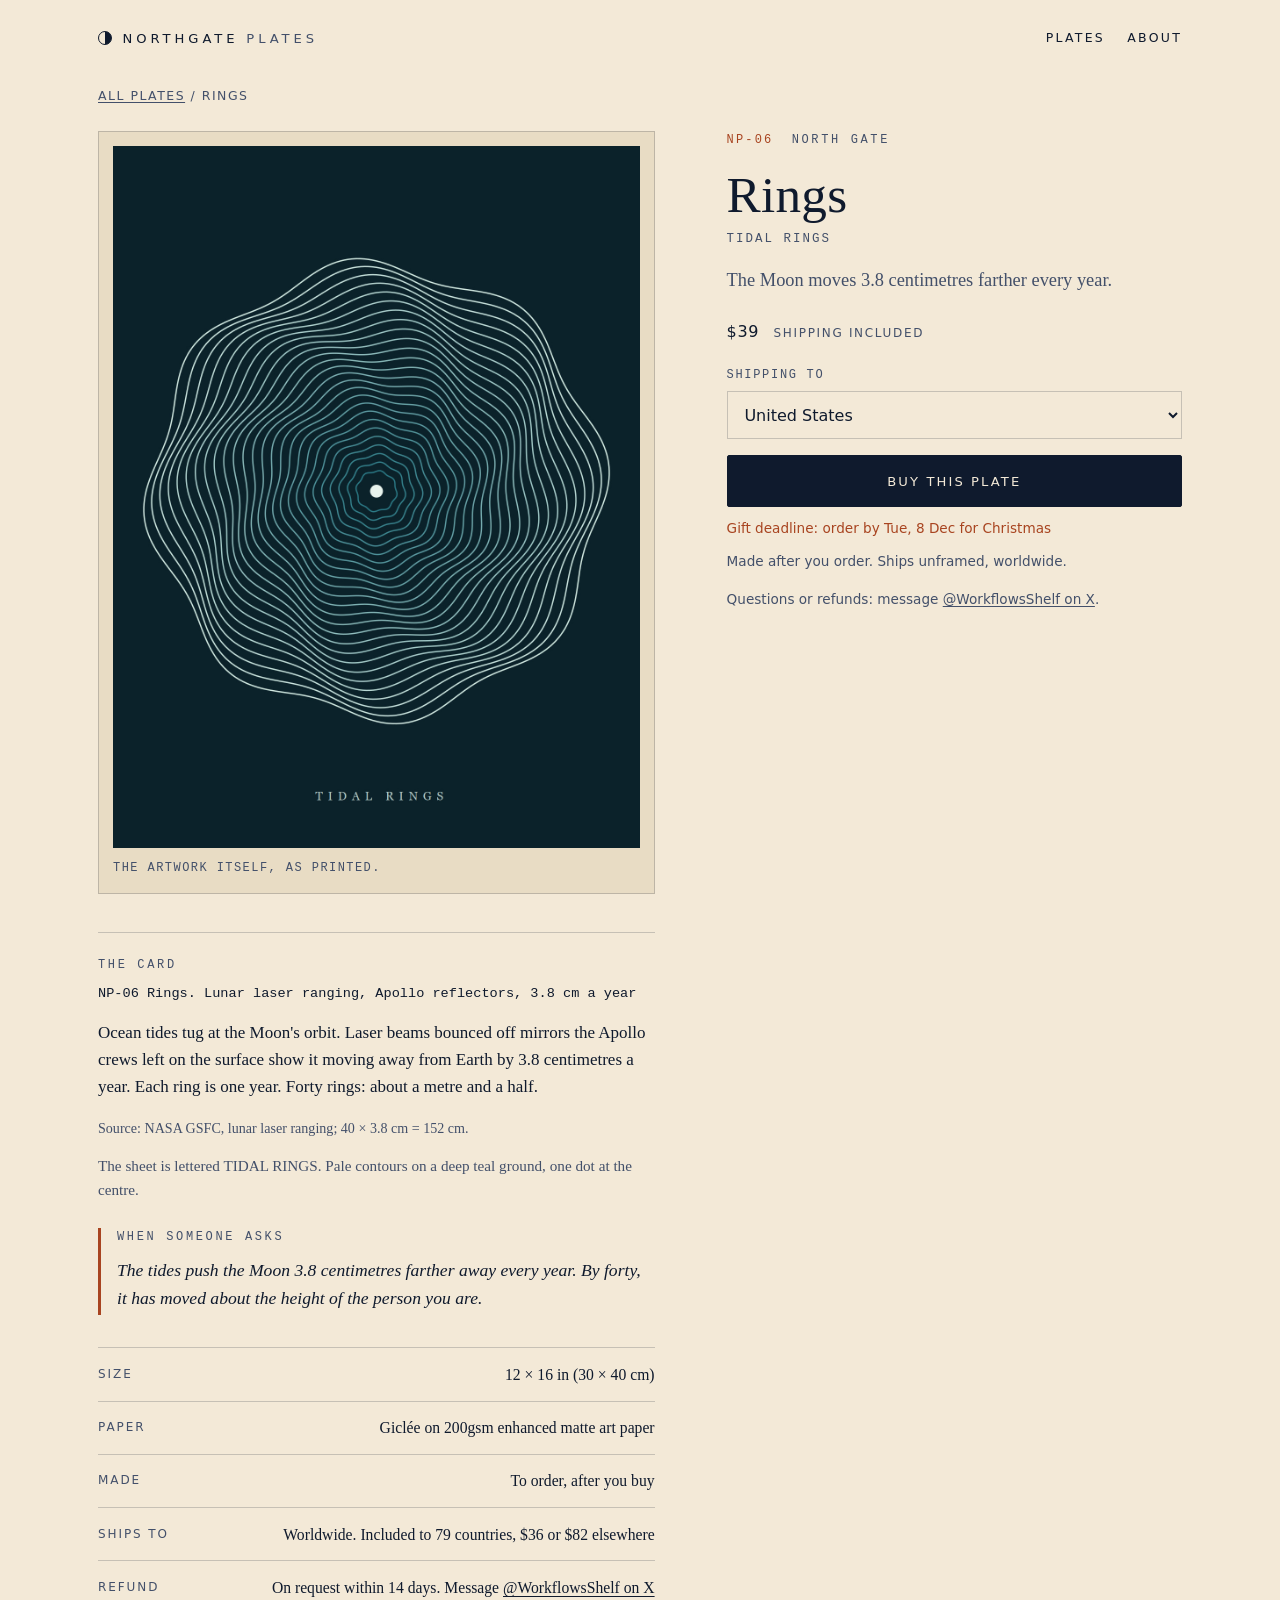
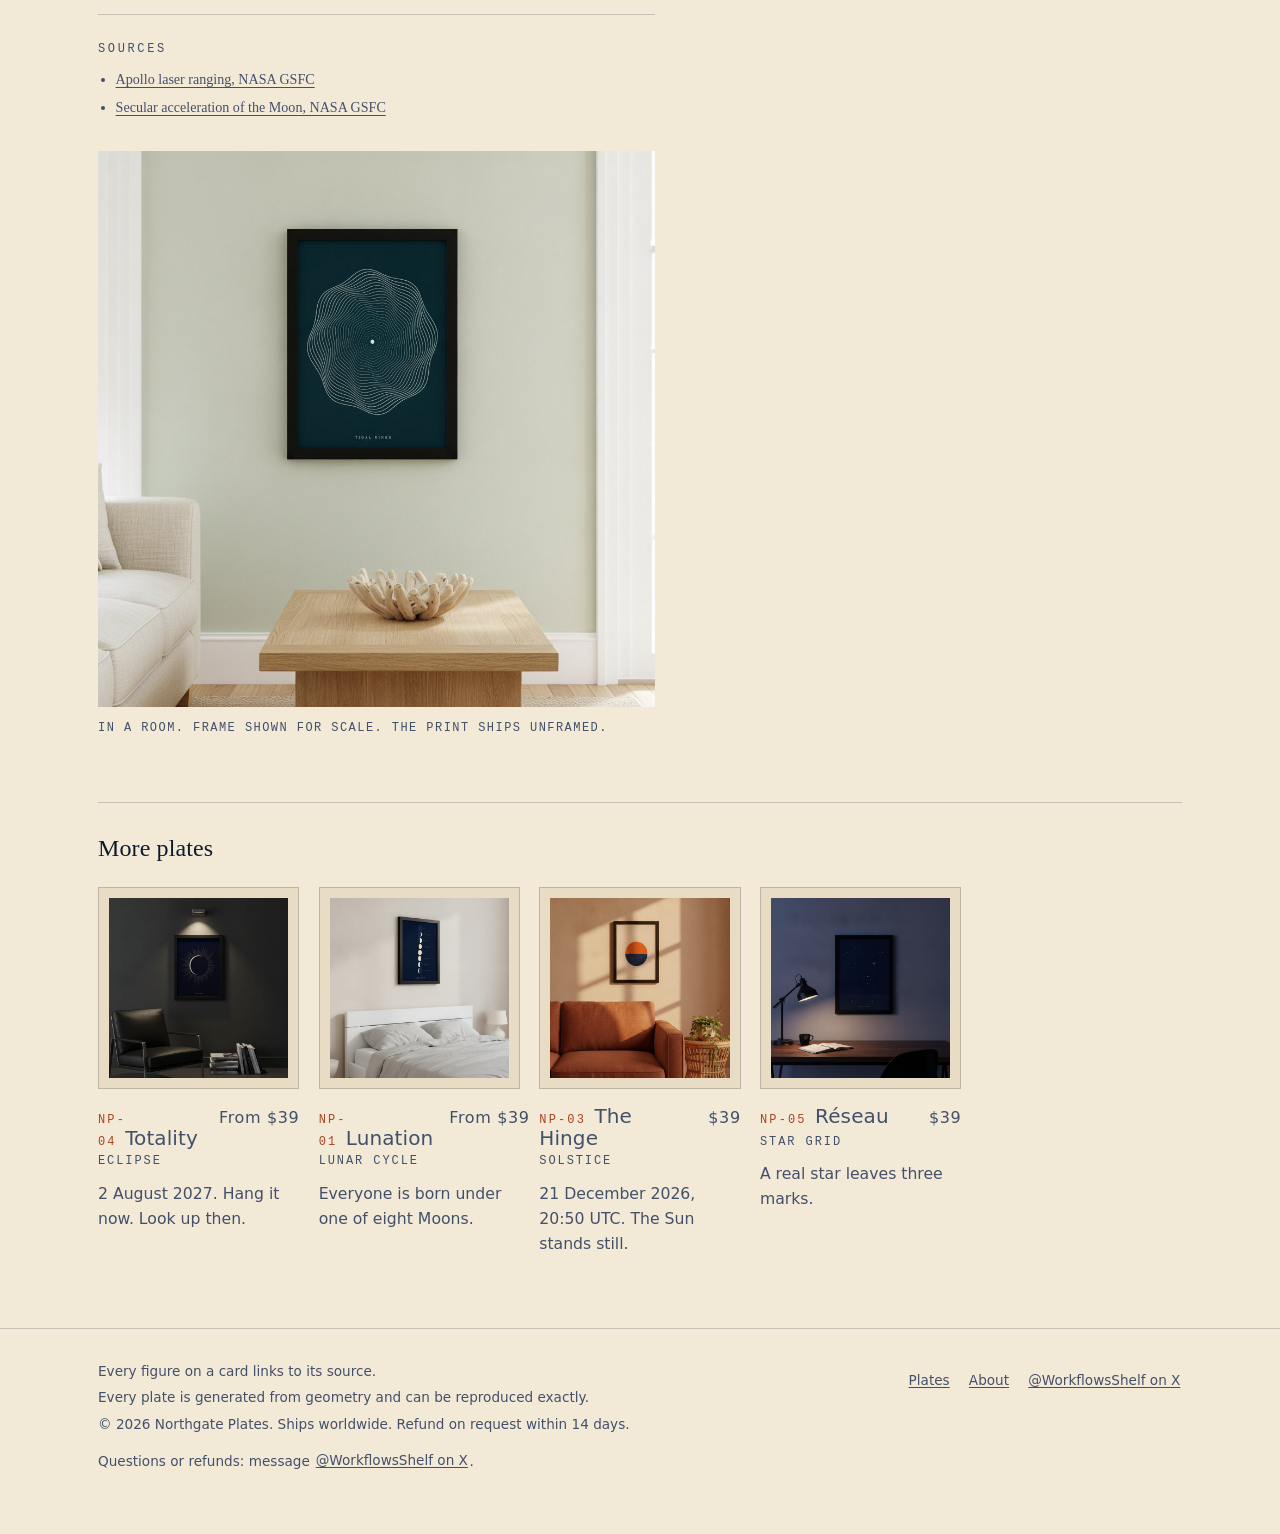
<file: tidal-rings.html>
<!doctype html>
<html lang="en">
<head>
<meta charset="utf-8">
<meta name="viewport" content="width=device-width, initial-scale=1">
<title>Rings (Tidal Rings), 12 × 16 in | Northgate Plates</title>
<meta name="description" content="The tides push the Moon 3.8 centimetres farther away every year. One ring for each.">
<meta name="theme-color" content="#F3E9D7">
<link rel="canonical" href="https://ceo525.github.io/northgate-shop/tidal-rings.html"><meta property="og:title" content="Rings (Tidal Rings), 12 × 16 in | Northgate Plates"><meta property="og:description" content="The tides push the Moon 3.8 centimetres farther away every year. One ring for each."><meta property="og:type" content="website"><meta property="og:image" content="https://ceo525.github.io/northgate-shop/art/og/og-tidal-rings.jpg"><meta property="og:image:width" content="1200"><meta property="og:image:height" content="630"><meta property="og:image:alt" content="NP-06 Rings: The Moon moves 3.8 centimetres farther every year. $39, ships worldwide."><meta name="twitter:card" content="summary_large_image"><meta name="twitter:image" content="https://ceo525.github.io/northgate-shop/art/og/og-tidal-rings.jpg"><meta name="twitter:image:alt" content="NP-06 Rings: The Moon moves 3.8 centimetres farther every year. $39, ships worldwide.">
<link rel="icon" href="favicon.svg" type="image/svg+xml">

<link rel="stylesheet" href="style.css?v=0793f91aeb">
<script type="application/ld+json">{"@context": "https://schema.org", "@type": "Product", "name": "Rings (Tidal Rings), 12 × 16 in", "description": "The Moon moves 3.8 centimetres farther every year.", "image": "https://ceo525.github.io/northgate-shop/art/web/tidal-rings-1200.jpg", "brand": {"@type": "Brand", "name": "Northgate Plates"}, "offers": {"@type": "Offer", "price": "39", "priceCurrency": "USD", "availability": "https://schema.org/InStock", "url": "https://ceo525.github.io/northgate-shop/tidal-rings.html", "shippingDetails": {"@type": "OfferShippingDetails", "shippingRate": {"@type": "MonetaryAmount", "value": "0", "currency": "USD"}, "shippingDestination": [{"@type": "DefinedRegion", "addressCountry": "AD"}, {"@type": "DefinedRegion", "addressCountry": "AE"}, {"@type": "DefinedRegion", "addressCountry": "AL"}, {"@type": "DefinedRegion", "addressCountry": "AM"}, {"@type": "DefinedRegion", "addressCountry": "AT"}, {"@type": "DefinedRegion", "addressCountry": "AU"}, {"@type": "DefinedRegion", "addressCountry": "AX"}, {"@type": "DefinedRegion", "addressCountry": "BA"}, {"@type": "DefinedRegion", "addressCountry": "BE"}, {"@type": "DefinedRegion", "addressCountry": "BG"}, {"@type": "DefinedRegion", "addressCountry": "BY"}, {"@type": "DefinedRegion", "addressCountry": "CA"}, {"@type": "DefinedRegion", "addressCountry": "CH"}, {"@type": "DefinedRegion", "addressCountry": "CN"}, {"@type": "DefinedRegion", "addressCountry": "CY"}, {"@type": "DefinedRegion", "addressCountry": "CZ"}, {"@type": "DefinedRegion", "addressCountry": "DE"}, {"@type": "DefinedRegion", "addressCountry": "DK"}, {"@type": "DefinedRegion", "addressCountry": "EE"}, {"@type": "DefinedRegion", "addressCountry": "ES"}, {"@type": "DefinedRegion", "addressCountry": "FI"}, {"@type": "DefinedRegion", "addressCountry": "FO"}, {"@type": "DefinedRegion", "addressCountry": "FR"}, {"@type": "DefinedRegion", "addressCountry": "GB"}, {"@type": "DefinedRegion", "addressCountry": "GE"}, {"@type": "DefinedRegion", "addressCountry": "GG"}, {"@type": "DefinedRegion", "addressCountry": "GI"}, {"@type": "DefinedRegion", "addressCountry": "GL"}, {"@type": "DefinedRegion", "addressCountry": "GR"}, {"@type": "DefinedRegion", "addressCountry": "HK"}, {"@type": "DefinedRegion", "addressCountry": "HR"}, {"@type": "DefinedRegion", "addressCountry": "HU"}, {"@type": "DefinedRegion", "addressCountry": "ID"}, {"@type": "DefinedRegion", "addressCountry": "IE"}, {"@type": "DefinedRegion", "addressCountry": "IM"}, {"@type": "DefinedRegion", "addressCountry": "IN"}, {"@type": "DefinedRegion", "addressCountry": "IQ"}, {"@type": "DefinedRegion", "addressCountry": "IS"}, {"@type": "DefinedRegion", "addressCountry": "IT"}, {"@type": "DefinedRegion", "addressCountry": "JE"}, {"@type": "DefinedRegion", "addressCountry": "JP"}, {"@type": "DefinedRegion", "addressCountry": "KR"}, {"@type": "DefinedRegion", "addressCountry": "LI"}, {"@type": "DefinedRegion", "addressCountry": "LT"}, {"@type": "DefinedRegion", "addressCountry": "LU"}, {"@type": "DefinedRegion", "addressCountry": "LV"}, {"@type": "DefinedRegion", "addressCountry": "MC"}, {"@type": "DefinedRegion", "addressCountry": "MD"}, {"@type": "DefinedRegion", "addressCountry": "ME"}, {"@type": "DefinedRegion", "addressCountry": "MK"}, {"@type": "DefinedRegion", "addressCountry": "MT"}, {"@type": "DefinedRegion", "addressCountry": "MV"}, {"@type": "DefinedRegion", "addressCountry": "MY"}, {"@type": "DefinedRegion", "addressCountry": "NL"}, {"@type": "DefinedRegion", "addressCountry": "NO"}, {"@type": "DefinedRegion", "addressCountry": "NZ"}, {"@type": "DefinedRegion", "addressCountry": "PH"}, {"@type": "DefinedRegion", "addressCountry": "PL"}, {"@type": "DefinedRegion", "addressCountry": "PT"}, {"@type": "DefinedRegion", "addressCountry": "RO"}, {"@type": "DefinedRegion", "addressCountry": "RS"}, {"@type": "DefinedRegion", "addressCountry": "SA"}, {"@type": "DefinedRegion", "addressCountry": "SE"}, {"@type": "DefinedRegion", "addressCountry": "SG"}, {"@type": "DefinedRegion", "addressCountry": "SI"}, {"@type": "DefinedRegion", "addressCountry": "SK"}, {"@type": "DefinedRegion", "addressCountry": "SM"}, {"@type": "DefinedRegion", "addressCountry": "TH"}, {"@type": "DefinedRegion", "addressCountry": "TR"}, {"@type": "DefinedRegion", "addressCountry": "TW"}, {"@type": "DefinedRegion", "addressCountry": "UA"}, {"@type": "DefinedRegion", "addressCountry": "US"}, {"@type": "DefinedRegion", "addressCountry": "VA"}, {"@type": "DefinedRegion", "addressCountry": "VN"}, {"@type": "DefinedRegion", "addressCountry": "XK"}, {"@type": "DefinedRegion", "addressCountry": "YT"}, {"@type": "DefinedRegion", "addressCountry": "ZA"}, {"@type": "DefinedRegion", "addressCountry": "ZM"}, {"@type": "DefinedRegion", "addressCountry": "ZW"}]}}}</script>
</head>
<body>
<a class="skip" href="#main">Skip to content</a>
<header class="site-head">
<div class="wrap head-in">
<a class="mark" href="index.html" aria-label="Northgate Plates, home">Northgate<span>Plates</span></a>
<nav class="nav" aria-label="Main"><a href="index.html#plates">Plates</a><a href="about.html">About</a></nav>
</div>
</header>
<main id="main">
<div class="wrap">
<p class="crumbs"><a href="index.html#plates">All plates</a> / Rings</p>
<article class="product" aria-labelledby="h">
<figure class="plate-art" style="--ground:#0B222A"><img src="art/web/tidal-rings-1200.jpg" width="1200" height="1600" alt="Concentric wavy rings in teal and pale mint around one dot, on a deep teal ground."><figcaption>The artwork itself, as printed.</figcaption></figure>
<div class="info">
<p class="cat"><span class="np">NP-06</span> North Gate</p>
<h1 id="h">Rings</h1>
<p class="subtitle">Tidal Rings</p>
<p class="lede">The Moon moves 3.8 centimetres farther every year.</p>
<p class="price-line"><span class="price">$39</span> <small data-ship>Shipping included</small></p>

<div class="ship-to" hidden><label for="country">Shipping to</label><select id="country" data-z2ship="36" data-z3ship="82"><option value="">Choose your country</option></select><span class="ship-note" data-ship>Shipping included</span></div>
<a class="btn block" data-buy href="https://buy.stripe.com/cNiaEZar4eZYdiE1iH7wA0a" data-z1="https://buy.stripe.com/cNiaEZar4eZYdiE1iH7wA0a" data-z2="https://buy.stripe.com/cNifZj56KbNM4M82mL7wA0v" data-z3="https://buy.stripe.com/00w00ldDgdVU3I4d1p7wA0w" data-name="Rings" data-price="39" aria-label="Buy this plate, Rings, $39">Buy this plate</a>
<p class="small-print" data-gift hidden></p>
<p class="small-print">Made after you order. Ships unframed, worldwide.</p>
<p class="other-regions">Shipping is included to 79 countries, among them the US, UK, Canada, Australia, Japan and most of Europe. Shipping somewhere else? <a href="https://buy.stripe.com/cNifZj56KbNM4M82mL7wA0v">Order with $36 shipping</a> or <a href="https://buy.stripe.com/00w00ldDgdVU3I4d1p7wA0w">with $82 shipping</a>. Checkout lists the countries each one covers.</p>
<p class="contact">Questions or refunds: message <a href="https://x.com/WorkflowsShelf" rel="noopener">@WorkflowsShelf on X</a>.</p>
</div>
<div class="detail">
<section class="logcard" aria-labelledby="ch">
<h2 id="ch">The card</h2>
<p class="obs">NP-06 Rings. Lunar laser ranging, Apollo reflectors, 3.8 cm a year</p>
<p>Ocean tides tug at the Moon&#x27;s orbit. Laser beams bounced off mirrors the Apollo crews left on the surface show it moving away from Earth by 3.8 centimetres a year. Each ring is one year. Forty rings: about a metre and a half.</p>

<p class="src">Source: NASA GSFC, lunar laser ranging; 40 × 3.8 cm = 152 cm.</p>
</section>
<p class="sheet">The sheet is lettered TIDAL RINGS. Pale contours on a deep teal ground, one dot at the centre.</p>
<section class="retell" aria-labelledby="rh"><h2 id="rh">When someone asks</h2><p>The tides push the Moon 3.8 centimetres farther away every year. By forty, it has moved about the height of the person you are.</p></section>
<dl class="details">
<div><dt>Size</dt><dd>12 × 16 in (30 × 40 cm)</dd></div>
<div><dt>Paper</dt><dd>Giclée on 200gsm enhanced matte art paper</dd></div>
<div><dt>Made</dt><dd>To order, after you buy</dd></div>
<div><dt>Ships to</dt><dd>Worldwide. Included to 79 countries, $36 or $82 elsewhere</dd></div>
<div><dt>Refund</dt><dd>On request within 14 days. Message <a href="https://x.com/WorkflowsShelf" rel="noopener">@WorkflowsShelf on X</a></dd></div>
</dl>
<section class="sources" aria-labelledby="sh"><h2 id="sh">Sources</h2><ul><li><a href="https://eclipse.gsfc.nasa.gov/SEhelp/ApolloLaser.html" rel="noopener">Apollo laser ranging, NASA GSFC</a></li><li><a href="https://eclipse.gsfc.nasa.gov/SEcat5/secular.html" rel="noopener">Secular acceleration of the Moon, NASA GSFC</a></li></ul></section>
<figure class="room"><img src="art/ai/tidal-rings-1024.jpg" width="1024" height="1024" loading="lazy" alt="Rings plate framed on a wall in a room, shown for scale."><figcaption>In a room. Frame shown for scale. The print ships unframed.</figcaption></figure>
</div>
</article>
<section class="more" aria-labelledby="mh">
<h2 id="mh">More plates</h2>
<ul class="grid small"><li class="card"><a class="plate" href="eclipse.html" tabindex="-1" aria-hidden="true"><img src="art/plates/eclipse-640.jpg" width="640" height="640" loading="lazy" alt=""></a><div class="meta"><h3><a href="eclipse.html"><span class="np">NP-04</span>Totality</a></h3><span class="price">From $39</span></div><p class="spec">Eclipse</p><p class="line">2 August 2027. Hang it now. Look up then.</p></li><li class="card"><a class="plate" href="lunar-cycle.html" tabindex="-1" aria-hidden="true"><img src="art/plates/lunar-cycle-640.jpg" width="640" height="640" loading="lazy" alt=""></a><div class="meta"><h3><a href="lunar-cycle.html"><span class="np">NP-01</span>Lunation</a></h3><span class="price">From $39</span></div><p class="spec">Lunar Cycle</p><p class="line">Everyone is born under one of eight Moons.</p></li><li class="card"><a class="plate" href="solstice.html" tabindex="-1" aria-hidden="true"><img src="art/plates/solstice-640.jpg" width="640" height="640" loading="lazy" alt=""></a><div class="meta"><h3><a href="solstice.html"><span class="np">NP-03</span>The Hinge</a></h3><span class="price">$39</span></div><p class="spec">Solstice</p><p class="line">21 December 2026, 20:50 UTC. The Sun stands still.</p></li><li class="card"><a class="plate" href="star-grid.html" tabindex="-1" aria-hidden="true"><img src="art/plates/star-grid-640.jpg" width="640" height="640" loading="lazy" alt=""></a><div class="meta"><h3><a href="star-grid.html"><span class="np">NP-05</span>Réseau</a></h3><span class="price">$39</span></div><p class="spec">Star Grid</p><p class="line">A real star leaves three marks.</p></li></ul>
</section>
</div>
</main>
<footer class="site-foot">
<div class="wrap foot-in">
<div>
<p>Every figure on a card links to its source.</p>
<p>Every plate is generated from geometry and can be reproduced exactly.</p>
<p>&copy; 2026 Northgate Plates. Ships worldwide. Refund on request within 14 days.</p>
<p class="contact">Questions or refunds: message <a href="https://x.com/WorkflowsShelf" rel="noopener">@WorkflowsShelf on X</a>.</p>
</div>
<nav aria-label="Footer"><a href="index.html#plates">Plates</a><a href="about.html">About</a><a href="https://x.com/WorkflowsShelf" rel="noopener">@WorkflowsShelf on X</a></nav>
</div>
</footer>
<script src="site.js?v=5b7a52e599" defer></script>
<script src="counter.js" data-site="ng" data-page="tidal-rings"></script>
</body>
</html>
</file>
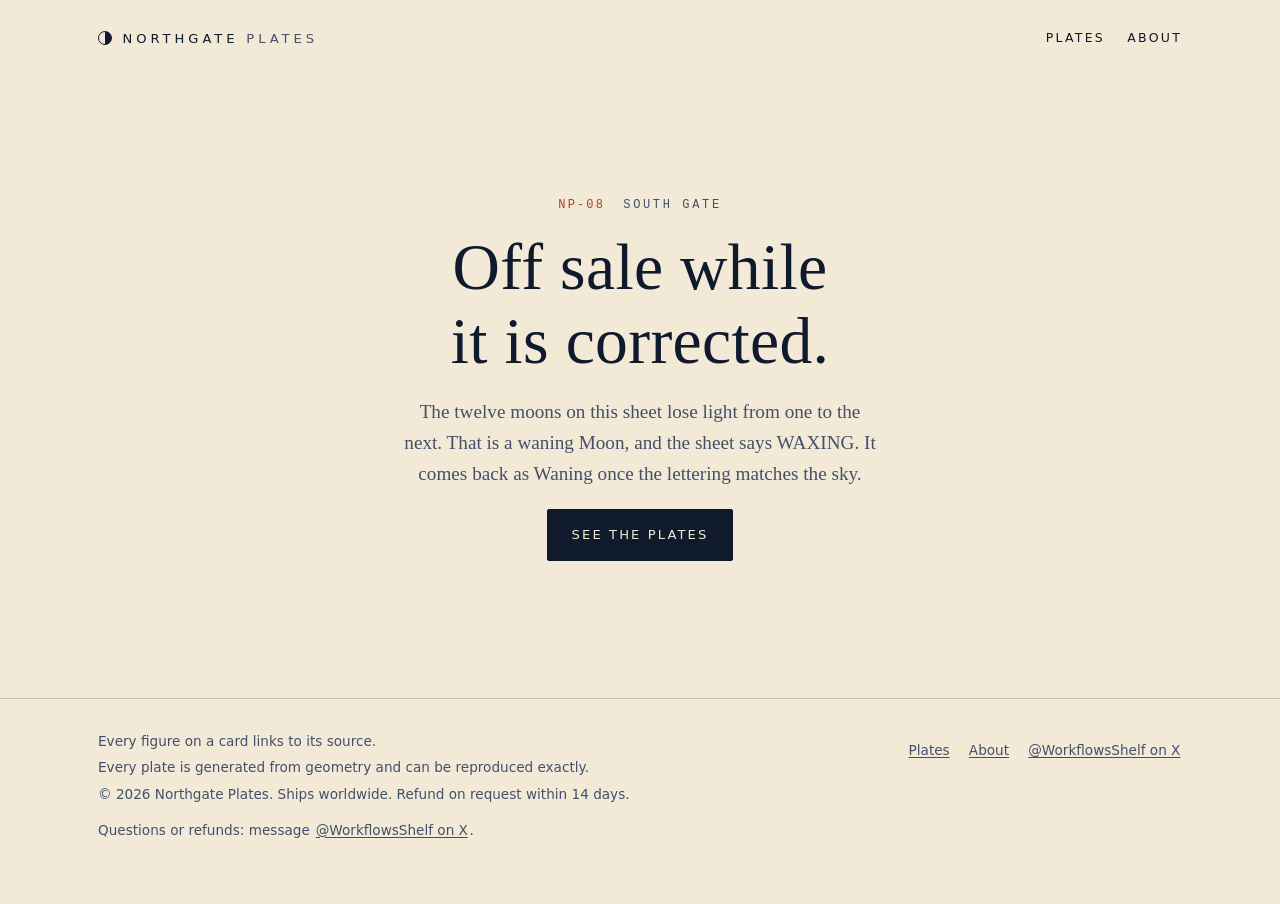
<file: waxing.html>
<!doctype html>
<html lang="en">
<head>
<meta charset="utf-8">
<meta name="viewport" content="width=device-width, initial-scale=1">
<title>NP-08, off sale | Northgate Plates</title>
<meta name="description" content="NP-08 is off sale while its lettering is corrected.">
<meta name="theme-color" content="#F3E9D7">
<meta name="robots" content="noindex, nofollow">
<link rel="icon" href="favicon.svg" type="image/svg+xml">

<link rel="stylesheet" href="style.css?v=0793f91aeb">

</head>
<body>
<a class="skip" href="#main">Skip to content</a>
<header class="site-head">
<div class="wrap head-in">
<a class="mark" href="index.html" aria-label="Northgate Plates, home">Northgate<span>Plates</span></a>
<nav class="nav" aria-label="Main"><a href="index.html#plates">Plates</a><a href="about.html">About</a></nav>
</div>
</header>
<main id="main">
<div class="wrap center"><p class="cat"><span class="np">NP-08</span> South Gate</p>
<h1>Off sale while it is corrected.</h1>
<p class="lede">The twelve moons on this sheet lose light from one to the next. That is a waning Moon, and the sheet says WAXING. It comes back as Waning once the lettering matches the sky.</p>
<p><a class="btn" href="index.html#plates">See the plates</a></p></div>
</main>
<footer class="site-foot">
<div class="wrap foot-in">
<div>
<p>Every figure on a card links to its source.</p>
<p>Every plate is generated from geometry and can be reproduced exactly.</p>
<p>&copy; 2026 Northgate Plates. Ships worldwide. Refund on request within 14 days.</p>
<p class="contact">Questions or refunds: message <a href="https://x.com/WorkflowsShelf" rel="noopener">@WorkflowsShelf on X</a>.</p>
</div>
<nav aria-label="Footer"><a href="index.html#plates">Plates</a><a href="about.html">About</a><a href="https://x.com/WorkflowsShelf" rel="noopener">@WorkflowsShelf on X</a></nav>
</div>
</footer>
<script src="site.js?v=5b7a52e599" defer></script>
<script src="counter.js" data-site="ng" data-page="waxing"></script>
</body>
</html>
</file>
<file: style.css>
/* Northgate Plates. WD-26 (Nov 2026): the 06492f7 visual system restored - parchment, midnight ink, rust,
   system serif, room scenes in a paper mat - carrying every function added since (zone picker, gift deadline,
   pair offer, counter). No external fonts or requests. Diagnosis: webdesigner\ops\wd26\diagnosis.md */
:root {
  --ink: #0F1A2D;
  --ink-soft: #43506A;
  --paper: #F3E9D7;
  --paper-deep: #E8DCC4;
  --rust: #A84420;
  --gold: #C89B4E;
  --midnight: #0A0F1A;
  --line: rgba(15, 26, 45, .2);
  --serif: "Iowan Old Style", "Palatino Linotype", Palatino, "Book Antiqua", Georgia, serif;
  --sans: system-ui, -apple-system, "Segoe UI", Roboto, sans-serif;
  --mono: ui-monospace, "Cascadia Mono", "SF Mono", Consolas, "Liberation Mono", monospace;
}
*, *::before, *::after { box-sizing: border-box; }
html { -webkit-text-size-adjust: 100%; scroll-behavior: smooth; }
@media (prefers-reduced-motion: reduce) { html { scroll-behavior: auto; } }
body {
  margin: 0; background: var(--paper); color: var(--ink);
  font-family: var(--serif); font-size: 1.0625rem; line-height: 1.6;
  overflow-wrap: break-word;
}
img { max-width: 100%; height: auto; display: block; }
a { color: inherit; text-underline-offset: .18em; }
a:hover { color: var(--rust); }
:focus-visible { outline: 3px solid var(--rust); outline-offset: 3px; border-radius: 2px; }
[hidden] { display: none !important; }
.skip { position: absolute; left: -999px; top: 0; background: var(--ink); color: var(--paper); padding: .75rem 1rem; z-index: 10; }
.skip:focus { left: 8px; top: 8px; }
.wrap { max-width: 1180px; margin: 0 auto; padding: 0 clamp(16px, 5vw, 48px); }

h1, h2, h3 { font-weight: 400; line-height: 1.12; margin: 0; letter-spacing: .005em; text-wrap: balance; }
h1 { font-size: clamp(2.2rem, 6.2vw, 4.1rem); }
h2 { font-size: clamp(1.6rem, 3.6vw, 2.3rem); }
h3 { font-size: 1.25rem; }
p { margin: 0 0 1em; }
.lede { font-size: 1.2rem; color: var(--ink-soft); max-width: 34em; }
.strong { color: var(--ink); font-weight: 600; }
.eyebrow, .cat, .subtitle, .cap, .np, .log, .obs, .spec {
  font-family: var(--mono);
}
.eyebrow, .cat {
  font-size: .75rem; letter-spacing: .22em; text-transform: uppercase; color: var(--ink-soft); margin: 0 0 1rem;
}
.np { color: var(--rust); font-size: .75rem; letter-spacing: .18em; margin-right: .7em; }
.small, .small-print, .contact, .other-regions {
  font-family: var(--sans); font-size: .85rem; color: var(--ink-soft);
}

/* header */
.head-in { display: flex; align-items: center; justify-content: space-between; gap: .25rem 1rem; padding-top: 14px; padding-bottom: 14px; }
.mark { text-decoration: none; font-family: var(--sans); font-size: .82rem; letter-spacing: .3em; text-transform: uppercase; display: inline-flex; align-items: center; min-height: 48px; white-space: nowrap; }
.mark span { color: var(--ink-soft); margin-left: .6em; }
.mark::before { content: ""; flex: none; width: 14px; height: 14px; border-radius: 50%; border: 1.5px solid var(--ink); background: linear-gradient(90deg, transparent 50%, var(--ink) 50%); margin-right: .8em; }
.nav { display: flex; }
.nav a { font-family: var(--sans); font-size: .78rem; letter-spacing: .18em; text-transform: uppercase; text-decoration: none; padding: 0 .7rem; min-height: 48px; display: inline-flex; align-items: center; }
.nav a:last-child { padding-right: 0; }
.nav a[aria-current="page"] { text-decoration: underline; text-decoration-thickness: 1px; }
@media (max-width: 380px) {
  .mark { font-size: .75rem; letter-spacing: .2em; }
  .mark::before { margin-right: .6em; }
  .nav a { font-size: .75rem; letter-spacing: .1em; padding: 0 .5rem; }
}

/* buttons */
.btn {
  display: inline-flex; align-items: center; justify-content: center; gap: .6em; text-align: center;
  min-height: 52px; padding: .4rem 1.5rem; background: var(--ink); color: var(--paper);
  font-family: var(--sans); font-size: .82rem; letter-spacing: .16em; text-transform: uppercase;
  text-decoration: none; border: 1.5px solid var(--ink); border-radius: 2px; cursor: pointer;
}
.btn:hover { background: var(--rust); border-color: var(--rust); color: #fff; }
.btn.ghost { background: transparent; color: var(--ink); }
.btn.ghost:hover { background: var(--ink); color: var(--paper); border-color: var(--ink); }
.btn.block { width: 100%; }

/* hero */
.hero { display: grid; gap: 2.5rem; padding-top: clamp(16px, 5vw, 56px); padding-bottom: clamp(40px, 8vw, 96px); align-items: center; }
.hero h1 { margin-bottom: 1.2rem; }
.hero .lede { margin-bottom: 0; }
.hero .actions { display: flex; flex-wrap: wrap; gap: .75rem; margin-top: 1.6rem; }
.hero .assure { font-family: var(--sans); font-size: .8rem; color: var(--ink-soft); margin: .9rem 0 0; }
.hero-art { margin: 0; }
.hero-art img { width: 100%; }
.hero-art figcaption { font-family: var(--mono); font-size: .75rem; letter-spacing: .14em; text-transform: uppercase; color: var(--ink-soft); margin-top: .8rem; }
@media (max-width: 879px) {
  /* phone and tablet: the room scene first, cropped so the buy button stays in the first screen */
  .hero { gap: 1rem; padding-top: 0; }
  .hero-art { order: -1; }
  .hero-art img { height: min(30svh, 92vw); object-fit: cover; object-position: center 40%; }
  .hero-art figcaption { display: none; }
  .hero .eyebrow { display: none; }
  .hero h1 { font-size: clamp(1.75rem, 8vw, 2.6rem); margin-bottom: .5rem; }
  .hero .lede { font-size: 1rem; line-height: 1.5; }
  .hero .actions { margin-top: .9rem; gap: .5rem; }
  .hero .actions .btn { flex: 1 1 100%; }
  .hero .actions .ghost { display: none; }
}
@media (min-width: 880px) {
  .hero { grid-template-columns: 1fr 1fr; gap: 4rem; }
}

/* plates grid */
.section-head { display: flex; flex-wrap: wrap; align-items: flex-end; justify-content: space-between; gap: 1rem 2rem; border-top: 1px solid var(--line); padding-top: 2rem; margin-bottom: 2.2rem; }
.shop-bar { flex: 0 1 22rem; min-width: 0; width: 100%; }
@media (min-width: 760px) { .shop-bar { width: auto; } }
.shop-bar .ship-to { margin: 0; }
.gift-line { font-family: var(--sans); font-size: .85rem; color: var(--rust); margin: .5rem 0 0; }
.grid { display: grid; gap: 2.6rem 1.6rem; grid-template-columns: repeat(auto-fill, minmax(min(100%, 250px), 1fr)); list-style: none; margin: 0; padding: 0; }
.card { display: flex; flex-direction: column; min-width: 0; }
.plate { display: block; background: var(--paper-deep); padding: 14px; border: 1px solid var(--line); }
.plate img { width: 100%; aspect-ratio: 1; object-fit: cover; }
.meta { display: flex; justify-content: space-between; align-items: baseline; gap: 1rem; margin: 1rem 0 .15rem; }
.meta h3 a { text-decoration: none; }
.price { font-family: var(--sans); font-size: 1rem; letter-spacing: .04em; white-space: nowrap; }
.spec { font-size: .75rem; letter-spacing: .16em; text-transform: uppercase; color: var(--ink-soft); margin: 0 0 .6rem; }
.card .line { font-size: .98rem; color: var(--ink-soft); margin: 0 0 1.1rem; }
.buy {
  margin-top: auto; display: inline-flex; align-items: center; justify-content: center; min-height: 48px;
  border: 1.5px solid var(--ink); border-radius: 2px; text-decoration: none;
  font-family: var(--sans); font-size: .78rem; letter-spacing: .16em; text-transform: uppercase;
}
.buy:hover { background: var(--ink); color: var(--paper); }
.grid.small { grid-template-columns: repeat(auto-fill, minmax(min(100%, 200px), 1fr)); gap: 1.6rem 1.2rem; }
.grid.small .plate { padding: 10px; }
.grid.small .line { margin-bottom: 0; }

/* Christmas pair band */
.pair { display: grid; gap: 2rem; background: var(--paper-deep); border: 1px solid var(--line); padding: clamp(20px, 5vw, 48px); margin: clamp(56px, 9vw, 104px) 0; }
.pair h2 { margin-bottom: 1.2rem; }
.ideas { margin: 0 0 1.2rem; padding-left: 1.1rem; }
.ideas li { margin-bottom: .4rem; }
.pair-buy h3 { font-size: 1.4rem; margin-bottom: 1rem; }
.pair-buy .btn { margin: .4rem 0 1rem; }
.pair-buy .small { margin-bottom: .4rem; }
.pick { display: grid; grid-template-columns: 7.5rem minmax(0, 1fr); align-items: center; gap: .6rem; margin-bottom: .6rem; }
.pick label { font-family: var(--mono); font-size: .75rem; letter-spacing: .14em; text-transform: uppercase; color: var(--ink-soft); }
@media (min-width: 880px) { .pair { grid-template-columns: 1fr 1fr; gap: 4rem; } }

/* shipping-zone picker */
.ship-to { display: flex; flex-direction: column; gap: .35rem; margin: 0 0 1rem; font-family: var(--mono); font-size: .75rem; letter-spacing: .14em; text-transform: uppercase; color: var(--ink-soft); }
.ship-to .ship-note { display: none; }
select { min-height: 48px; padding: 0 .8rem; border: 1.5px solid var(--line); background: var(--paper); color: var(--ink); font-family: var(--sans); font-size: 1rem; letter-spacing: 0; text-transform: none; border-radius: 0; width: 100%; min-width: 0; }
select:focus-visible { outline: 2px solid var(--rust); outline-offset: 2px; }

/* reason, flagship, facts */
.reason { font-size: clamp(1.2rem, 2.6vw, 1.6rem); }
.reason > p:first-child { border-top: 1px solid var(--line); padding-top: 2rem; }
.reason > p:last-child { padding-bottom: clamp(40px, 7vw, 80px); }
.reason p { margin: 0 0 .3em; max-width: 30em; }
.flagship { background: var(--midnight); color: var(--paper); padding: clamp(48px, 9vw, 104px) 0; margin-bottom: clamp(48px, 8vw, 88px); }
.flagship-in { display: grid; gap: 2.4rem; align-items: center; }
.flag-art { max-width: 420px; }
@media (max-width: 879px) { .flag-art { display: none; } }
.flag-art .cap { color: #B9B0A0; }
.flagship .eyebrow { color: var(--gold); }
.flagship h2 { font-size: clamp(2.2rem, 6vw, 3.8rem); margin-bottom: 1.2rem; }
.flagship p { max-width: 32em; color: #D9CFBC; }
.flagship .log { font-size: 1rem; color: var(--paper); }
.flagship .strong { color: var(--paper); }
.btn.light { background: var(--paper); color: var(--midnight); border-color: var(--paper); margin-top: .8rem; }
.btn.light:hover { background: var(--gold); border-color: var(--gold); color: var(--midnight); }
.flagship :focus-visible { outline-color: var(--gold); }
@media (min-width: 880px) { .flagship-in { grid-template-columns: .8fr 1.2fr; gap: 5rem; } }
.cap { font-size: .75rem; letter-spacing: .12em; text-transform: uppercase; color: var(--ink-soft); margin: .7rem 0 0; }
.facts { display: grid; gap: 1.6rem; margin: clamp(48px, 8vw, 96px) 0; border-top: 1px solid var(--line); padding-top: 2.2rem; }
.facts h3 { font-size: 1.1rem; margin-bottom: .4rem; }
.facts p { color: var(--ink-soft); margin: 0; }
@media (min-width: 760px) { .facts { grid-template-columns: repeat(3, 1fr); gap: 3rem; } }

/* product page */
.crumbs { font-family: var(--sans); font-size: .78rem; letter-spacing: .12em; text-transform: uppercase; color: var(--ink-soft); margin: 0; padding: 0 0 1rem; }
.crumbs a { display: inline-block; padding: .6rem 0; }
.product { display: grid; gap: 1.6rem; grid-template-areas: "art" "info" "detail"; padding-bottom: 64px; }
.plate-art { grid-area: art; margin: 0; background: var(--paper-deep); padding: 14px; border: 1px solid var(--line); }
.plate-art figcaption { font-family: var(--mono); font-size: .75rem; letter-spacing: .12em; text-transform: uppercase; color: var(--ink-soft); margin-top: .7rem; }
.product .info { grid-area: info; min-width: 0; }
.product .detail { grid-area: detail; min-width: 0; }
.product h1 { font-size: clamp(2rem, 5vw, 3.2rem); margin-bottom: .4rem; }
.subtitle { font-size: .78rem; letter-spacing: .16em; text-transform: uppercase; color: var(--ink-soft); margin: 0 0 1rem; }
.product .lede { font-size: 1.15rem; }
.price-line { font-family: var(--sans); font-size: 1.3rem; letter-spacing: .03em; margin-bottom: 1.2rem; }
.price-line small { font-size: .75rem; letter-spacing: .14em; text-transform: uppercase; color: var(--ink-soft); margin-left: .6em; }
.sizes { display: flex; flex-wrap: wrap; gap: .5rem; margin: 0 0 1rem; }
.sizes a { flex: 1 1 9rem; display: inline-flex; align-items: center; justify-content: center; min-height: 48px; padding: 0 1rem; border: 1.5px solid var(--line); text-decoration: none; font-family: var(--sans); font-size: .9rem; }
.sizes a[aria-current="page"] { border-color: var(--ink); background: var(--paper-deep); font-weight: 600; }
.small-print { margin: .7rem 0 .4rem; }
.small-print:empty { display: none; }
.product [data-gift] { color: var(--rust); }
.other-regions { margin: .4rem 0; }
.info .contact { margin-top: 1rem; }
.logcard { border-top: 1px solid var(--line); padding-top: 1.6rem; }
.logcard h2, .retell h2, .sources h2 { font-family: var(--mono); font-size: .75rem; letter-spacing: .22em; text-transform: uppercase; color: var(--ink-soft); margin-bottom: .7rem; }
.obs { font-size: .85rem; color: var(--ink); }
.coda { font-style: italic; }
.src { font-size: .88rem; color: var(--ink-soft); }
.sheet { font-size: .95rem; color: var(--ink-soft); }
.retell { border-left: 3px solid var(--rust); padding: .2rem 0 .2rem 1rem; margin: 1.6rem 0; }
.retell p { margin: 0; font-style: italic; font-size: 1.1rem; }
.details { margin: 2rem 0 0; border-top: 1px solid var(--line); }
.details div { display: flex; justify-content: space-between; gap: 1.5rem; padding: .85rem 0; border-bottom: 1px solid var(--line); font-size: .98rem; }
.details dt { font-family: var(--sans); font-size: .75rem; letter-spacing: .16em; text-transform: uppercase; color: var(--ink-soft); padding-top: .25em; flex: none; }
.details dd { margin: 0; text-align: right; }
.sources { margin-top: 1.8rem; font-size: .88rem; color: var(--ink-soft); }
.sources ul { margin: 0; padding-left: 1.1rem; }
.sources li { margin-bottom: .35rem; overflow-wrap: anywhere; }
.room { margin: 2rem 0 0; }
.room figcaption { font-family: var(--mono); font-size: .75rem; letter-spacing: .12em; text-transform: uppercase; color: var(--ink-soft); margin-top: .7rem; }
@media (max-width: 879px) {
  .plate-art { max-width: 520px; }
  .plate-art img { aspect-ratio: 4 / 3; object-fit: cover; object-position: 50% 40%; }
}
@media (min-width: 880px) {
  .product { grid-template-columns: 1.1fr .9fr; grid-template-rows: auto 1fr; grid-template-areas: "art info" "detail info"; gap: 2.4rem 4.5rem; align-items: start; }
  .product .info { position: sticky; top: 24px; }
}
.more { border-top: 1px solid var(--line); padding-top: 2rem; margin-bottom: 72px; }
.more h2 { margin-bottom: 1.6rem; font-size: 1.5rem; }

/* prose and simple pages */
.prose { max-width: 40rem; padding-bottom: 80px; }
.prose h1 { margin: .5rem 0 1.4rem; }
.prose h2 { margin: 2.4rem 0 .8rem; font-size: 1.5rem; }
.prose .sources h2 { margin-top: 2.4rem; }
.center { text-align: center; max-width: 36rem; margin: 0 auto; padding: clamp(48px, 10vw, 120px) clamp(16px, 5vw, 48px); }
.center h1 { margin-bottom: 1.2rem; }

/* footer */
.site-foot { border-top: 1px solid var(--line); padding: 2rem 0 3rem; font-family: var(--sans); font-size: .85rem; color: var(--ink-soft); }
.foot-in { display: flex; flex-wrap: wrap; justify-content: space-between; gap: 1rem 2rem; }
.foot-in p { margin: 0 0 .3rem; }
.foot-in nav { display: flex; flex-wrap: wrap; gap: 0 1rem; }
.site-foot a { display: inline-block; padding: .6rem .1rem; }

@media (prefers-reduced-motion: no-preference) {
  .btn, .buy { transition: background-color .2s, border-color .2s, color .2s; }
}
</file>
